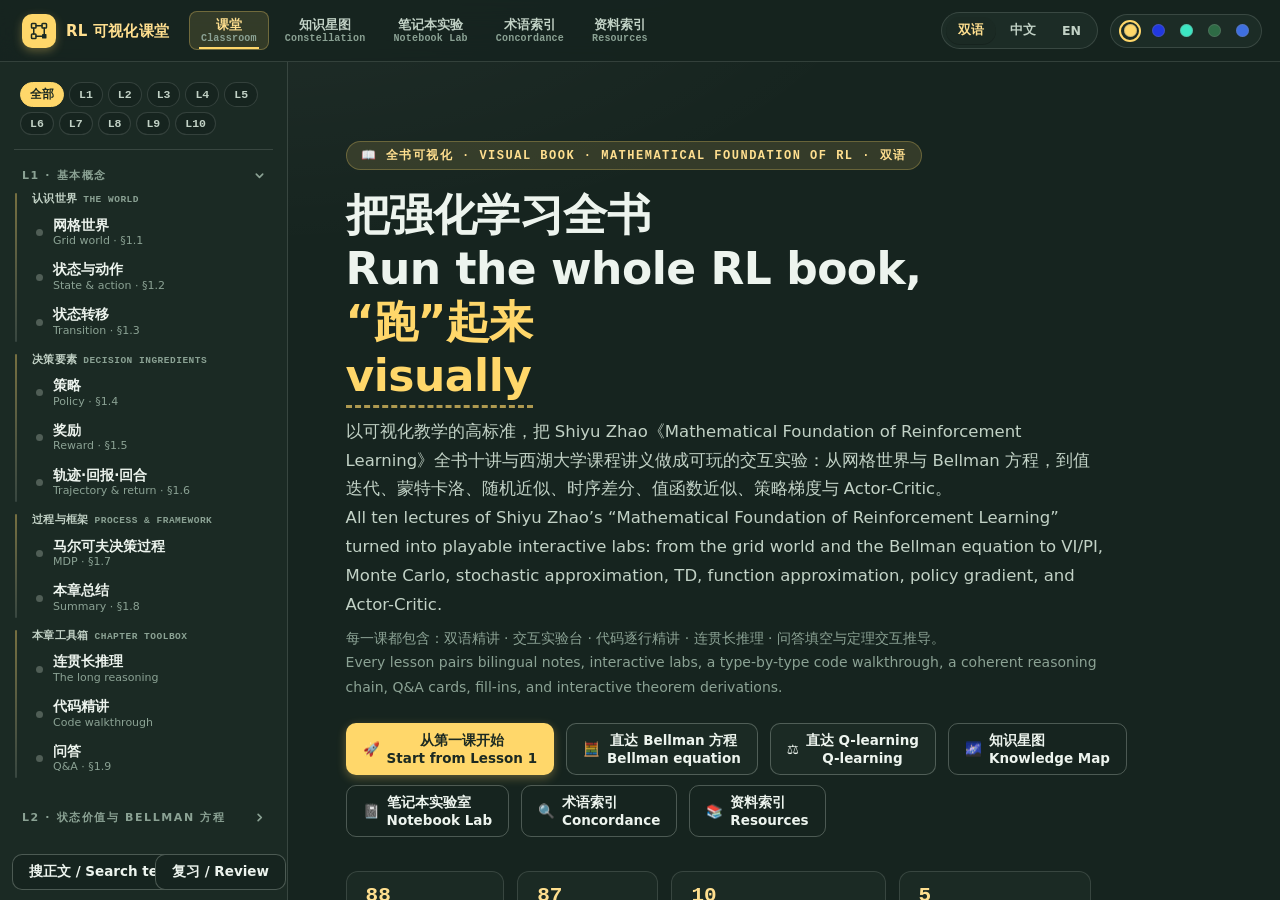
<file: index.html>
<!DOCTYPE html>
<html lang="zh-CN">
<head>
<meta charset="UTF-8">
<meta name="viewport" content="width=device-width, initial-scale=1.0">
<meta name="color-scheme" content="dark light">
<title>RL 可视化课堂 · 全书十讲 | RL Visual Classroom · Mathematical Foundation of RL</title>
<meta name="description" content="《强化学习的数学原理》全书十讲 · 双语交互式可视化教程：88 小节 · 87 个交互实验台 · 54 个 Vue 组件 · 12 条定理交互推导，每讲附官方视频分集索引与全书官方资料索引，从网格世界与 Bellman 方程到策略梯度与 Actor-Critic">
<link rel="canonical" href="https://rl.xn--ltr42g543b.cn/">
<meta property="og:title" content="RL 可视化课堂 · 全书十讲 | RL Visual Classroom · Mathematical Foundation of RL">
<meta property="og:description" content="《强化学习的数学原理》全书十讲 · 双语交互式可视化教程：88 小节 · 87 个交互实验台 · 54 个 Vue 组件 · 12 条定理交互推导，每讲附官方视频分集索引与全书官方资料索引，从网格世界与 Bellman 方程到策略梯度与 Actor-Critic">
<meta property="og:type" content="website">
<meta property="og:url" content="https://rl.xn--ltr42g543b.cn/">
<script type="application/ld+json">
{
  "@context": "https://schema.org",
  "@type": "Course",
  "name": "RL 可视化课堂 · Mathematical Foundation of RL（强化学习的数学原理 · 全书十讲可视化）",
  "description": "《强化学习的数学原理》(Mathematical Foundation of Reinforcement Learning) 全书十讲的双语交互式可视化课程：88 个小节、87 个交互实验台（含 12 条定理交互推导）、54 个 Vue 组件，每讲附官方视频分集索引与全书官方资料索引，从网格世界与 Bellman 方程到策略梯度与 Actor-Critic。",
  "inLanguage": "zh-CN",
  "provider": { "@type": "Organization", "name": "RL 可视化课堂 · RL Visual Classroom" },
  "hasPart": [
    { "@type": "Course", "name": "L1 基本概念 · Basic concepts" },
    { "@type": "Course", "name": "L2 状态价值与 Bellman 方程 · Bellman equation" },
    { "@type": "Course", "name": "L3 Bellman 最优方程 · Bellman optimality" },
    { "@type": "Course", "name": "L4 值迭代与策略迭代 · Value & policy iteration" },
    { "@type": "Course", "name": "L5 蒙特卡洛方法 · Monte Carlo methods" },
    { "@type": "Course", "name": "L6 随机近似 · Stochastic approximation" },
    { "@type": "Course", "name": "L7 时序差分方法 · Temporal-difference methods" },
    { "@type": "Course", "name": "L8 值函数近似 · Value function approximation" },
    { "@type": "Course", "name": "L9 策略梯度方法 · Policy gradient methods" },
    { "@type": "Course", "name": "L10 Actor-Critic 方法 · Actor-Critic methods" }
  ]
}
</script>
<script>
// 主题引导：在样式表生效前定好 data-theme，避免首帧闪烁
try { document.documentElement.dataset.theme = localStorage.getItem('rl-viz-theme') || 'chalk'; } catch (e) {}
// 静态资源版本戳：发版即改。/assets/ 在 nginx 配了长缓存强缓存，靠这个参数让
// 更新后的文件立刻穿透浏览器缓存（loader.js 动态注入也读它）
window.RLV_VERSION = '20261119h';
</script>
<link rel="stylesheet" href="assets/css/main.css?v=20261119h">
<link rel="icon" href="data:image/svg+xml,<svg xmlns='http://www.w3.org/2000/svg' viewBox='0 0 100 100'><text y='.9em' font-size='90'>🤖</text></svg>">
</head>
<body>
<div id="app" v-cloak></div>

<script>
// 诊断浮层：把运行时错误直接显示在页面上（便于无控制台环境排查）
window.__errs = [];
window.addEventListener('error', function (e) {
  window.__errs.push(e.message);
  var d = document.getElementById('err-badge');
  if (!d) {
    d = document.createElement('div');
    d.id = 'err-badge';
    d.style.cssText = 'position:fixed;left:8px;bottom:8px;z-index:999;max-width:70vw;background:#c0392b;color:#fff;font:12px/1.5 monospace;padding:6px 10px;border-radius:8px;white-space:pre-wrap;';
    (document.body || document.documentElement).appendChild(d);
  }
  d.textContent += '⚠ ' + e.message + '\n  ' + (e.filename || '').split('/').pop() + ':' + e.lineno + '\n';
});
</script>
<script src="assets/vendor/vue.global.prod.js?v=20261119h"></script>
<script src="assets/js/course-config.js?v=20261119h"></script>
<script src="assets/js/subpage-shell.js?v=20261119h"></script>
<script src="assets/js/data.js?v=20261119h"></script>
<script src="assets/js/components.js?v=20261119h"></script>
<script src="assets/js/root-template.js?v=20261119h"></script>
<script src="assets/js/nb-manifest.js?v=20261119h"></script>
<script src="assets/js/loader.js?v=20261119h"></script>
<script src="assets/js/reader-cards.js?v=20261119h"></script>
<script src="assets/js/review.js?v=20261119h"></script>
<script src="assets/js/reader.js?v=20261119h"></script>
<script src="assets/js/app.js?v=20261119h"></script>
<!-- data-lX.js 与 components-lX.js（L1..L10）已改为按讲懒加载：
     首次进入该讲时由 loader.js 以经典 script 注入（file:// 可用，无 fetch/XHR）。
     旧动画库 vendor 文件已不再加载：hero 编排改 CSS 动画 + rAF（assets/vendor 文件保留备回滚）。 -->
</body>
</html>
</file>
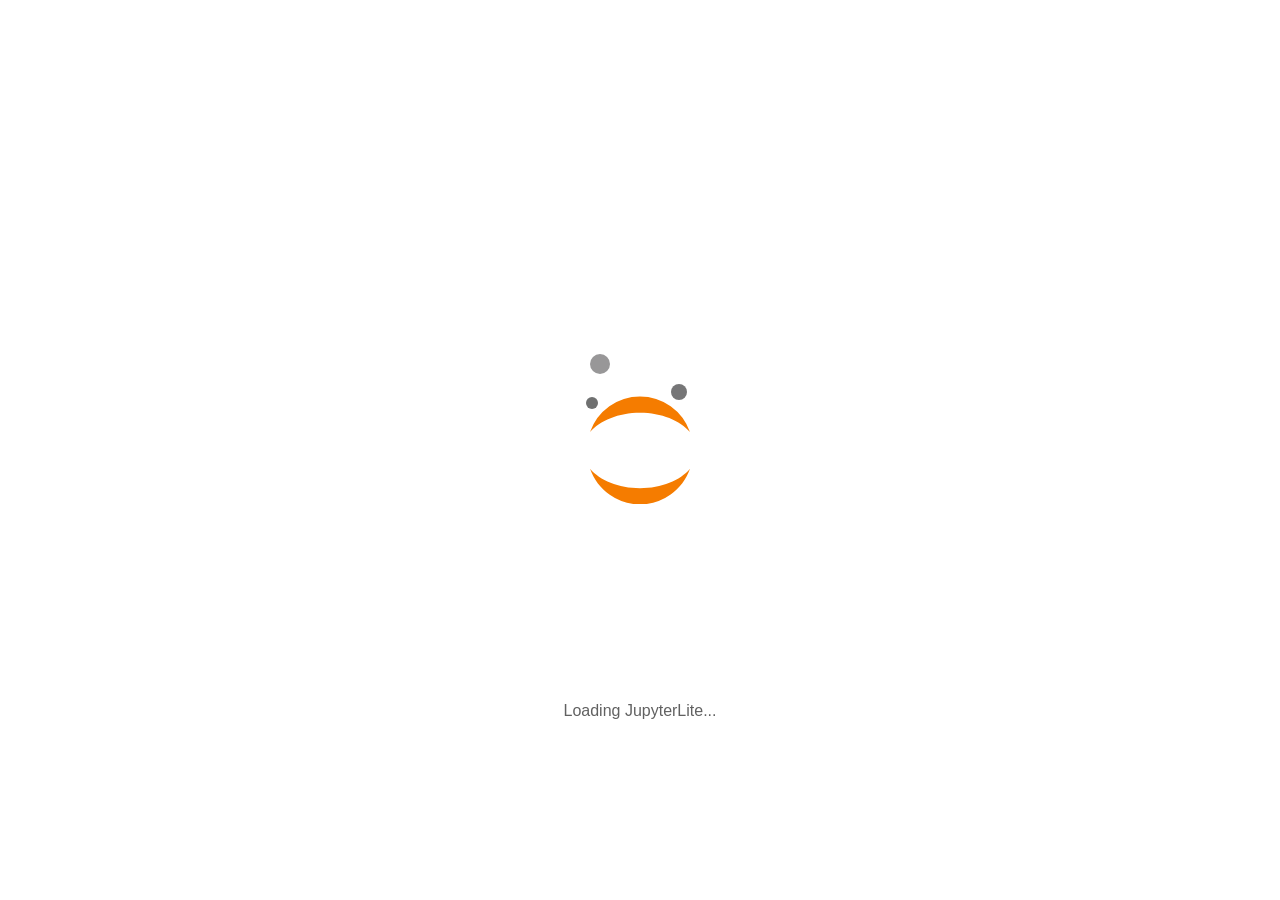
<file: lite/index.html>
<!DOCTYPE html>
<!--
  This is the root document for _your_ JupyterLite. Thanks for viewing your source!
     ___ __   __ _______ __   __ _______ _______ ______   ___     ___ _______ _______
    |   |  | |  |       |  | |  |       |       |    _ | |   |   |   |       |       |
    |   |  | |  |    _  |  |_|  |_     _|    ___|   | || |   |   |   |_     _|    ___|
    |   |  |_|  |   |_| |       | |   | |   |___|   |_||_|   |   |   | |   | |   |___
 ___|   |       |    ___|_     _| |   | |    ___|    __  |   |___|   | |   | |    ___|
|       |       |   |     |   |   |   | |   |___|   |  | |       |   | |   | |   |___
|_______|_______|___|     |___|   |___| |_______|___|  |_|_______|___| |___| |_______|

Code: https://github.com/jupyterlite/jupyterlite
Demo: https://jupyterlite.rtfd.io/en/latest/try

# FILES

Your JupyterLite is structured like this:

    index.html             <---- you are here
    {:app}/                <---- currently-known: `lab` (semi-required) and `notebook`
      index.html
      extensions/
        {:org}/{:package}/ <---|
        {:package}/        <---+- federated extensions
          schema/
          package.json
    # TBD
    files/                 <----- also need to populate `api/contents/`!
    static/                <----- might save duplication
      {:app}

-->
<html>
  <head>
    <!--
      # jupyter-config-data

      The JSON in `jupyter-lite.json` is the last that will be loaded by most
      child `index.html` pages, and every field can be overridden.

      See the recognized schema as described in the documentation:

      - https://jupyterlite.rtfd.io/en/latest/reference/schema.html

      Notes
        - fields that...
          - are relative paths values
            - will have the parent directory of _this_ file appended, accounting
              for "magic" hosts which redirect to `{:path}index.html` to `{:path}`,
              with or without a slash
        - some fields, such as `federated_extensions` will be _added together_
    -->
    <script id="jupyter-config-data" type="application/json" data-jupyter-lite-root=".">
      {}
    </script>
    <!--
      # jupyter-lite-root

      The source of truth for relative path locations. The `.` means _this_
      is the root, and will redirect to the `appUrl` defined in
      `.jupyter-lite/#jupyter-config-data`.
    -->
    <script type="module">
      await import('./config-utils.js');
    </script>
    <!-- that's it, there shouldn't be anything below here in head! -->
  </head>
</html>
</file>
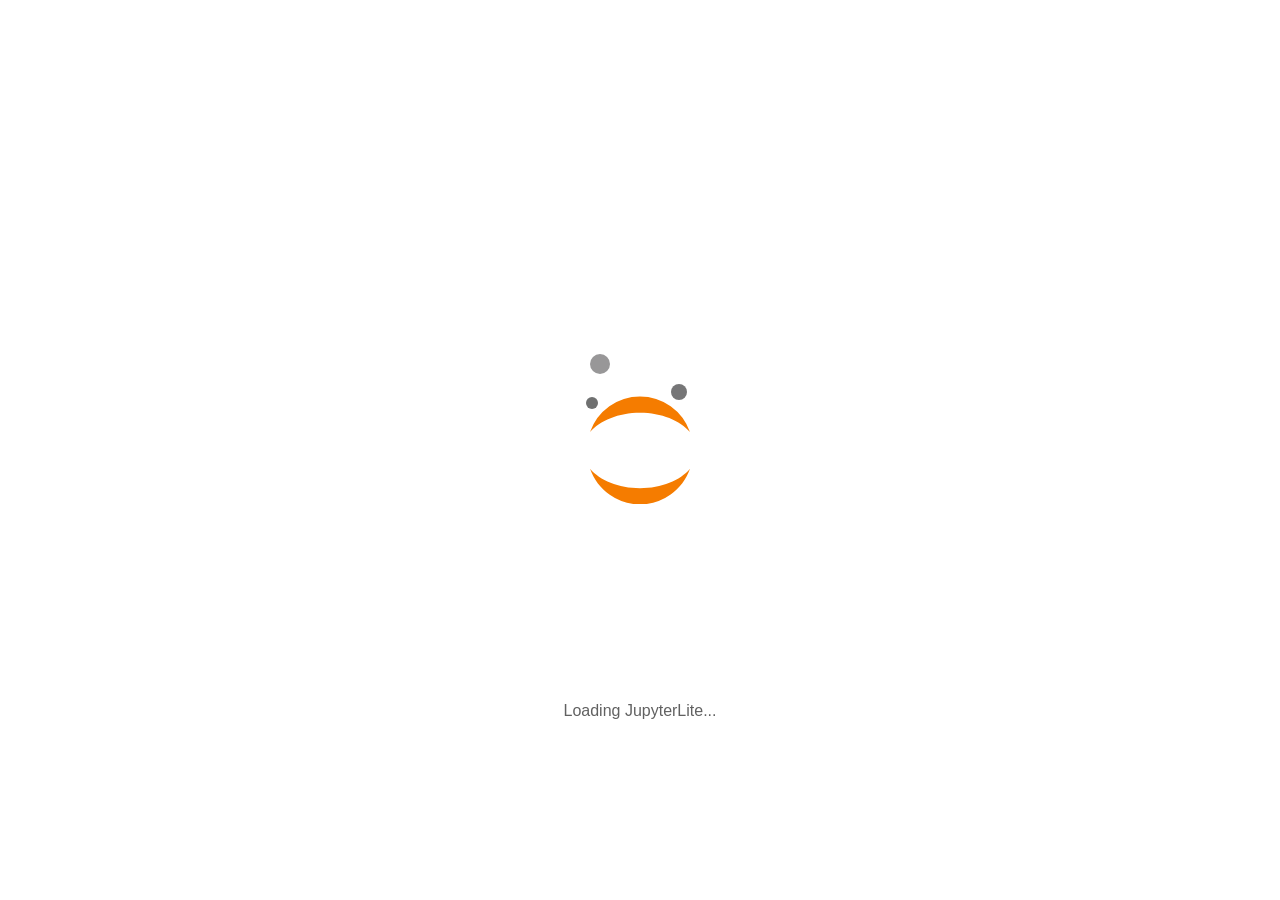
<file: lite/lab/index.html>
<!DOCTYPE html>
<html>
<head>
    <title>JupyterLite</title>
    <meta charset="utf-8">
    <meta name="viewport" content="width=device-width, initial-scale=1">
    <meta name="Description" content="WASM powered Jupyter running in the browser.">
    <link rel="manifest" href="../manifest.webmanifest">
    <link id="jupyter-lite-main" rel="preload" href="../build/lab/bundle.js?_=921b082" main="index" as="script">
    <script id="jupyter-config-data" type="application/json" data-jupyter-lite-root="..">
      {}
    </script>
    <script>
      (async function () {
        const { pathname, origin, search, hash } = window.location;
        if (pathname.match(/(index.html|\/?)$/) == null) {
          window.location.href = `${origin}${pathname}/${search}${hash}`;
          return;
        }
        await import(
          '../config-utils.js?_=921b082'
        );
      }.call(this));
    </script>
    <style>
      body {
        margin: 0;
        padding: 0;
        transition: background-color 0.3s ease;
      }

      body {
        background-color: #fff;
        color: #000;
      }

      body.jp-mod-dark {
        background-color: #111;
        color: #fff;
      }

      /*
       * Loading indicator that mirrors JupyterLab's splash screen visual
       * design for a clean transition. The SVG, orbit dimensions, planet
       * sizes, and planet colors below are adapted from:
       * https://github.com/jupyterlab/jupyterlab/blob/main/packages/apputils-extension/style/splash.css
       */

      #jupyterlite-loading-indicator {
        z-index: 1000;
        position: fixed;
        overflow: hidden;
        width: 100%;
        height: 100%;
        opacity: 0;
        transition: opacity 0.5s ease-out;
        display: none;
        background-color: white;
      }

      body.jp-mod-dark #jupyterlite-loading-indicator {
        background-color: #212121;
      }

      #jupyterlite-loading-indicator.hidden {
        animation: jupyterlite-fade-out 0.5s ease-out forwards;
        pointer-events: none;
      }

      #jupyterlite-loading-indicator:not(.hidden) {
        opacity: 1;
        display: block;
      }

      #jupyterlite-galaxy {
        position: relative;
        width: 100%;
        height: 100%;
      }

      #jupyterlite-main-logo {
        display: flex;
        align-items: center;
        justify-content: center;
        width: 100%;
        height: 100%;
        z-index: 1;
      }

      #jupyterlite-main-logo svg {
        width: 100px;
        height: auto;
      }

      .jupyterlite-moon {
        position: absolute;
        top: 50%;
        left: 50%;
        border-radius: 50%;
      }

      #jupyterlite-moon1 {
        width: 200px;
        height: 140px;
        margin-top: -53px;
        margin-left: -54px;
        animation: jupyterlite-orbit 2s linear infinite;
      }

      #jupyterlite-moon2 {
        width: 132px;
        height: 180px;
        margin-top: -66px;
        margin-left: -85px;
        animation: jupyterlite-orbit 2.5s linear infinite reverse;
      }

      #jupyterlite-moon3 {
        width: 220px;
        height: 166px;
        margin-top: -96px;
        margin-left: -50px;
        animation: jupyterlite-orbit 3s linear infinite;
      }

      .jupyterlite-planet {
        border-radius: 50%;
      }

      #jupyterlite-moon1 .jupyterlite-planet {
        width: 12px;
        height: 12px;
      }

      #jupyterlite-moon2 .jupyterlite-planet {
        width: 16px;
        height: 16px;
        float: right;
      }

      #jupyterlite-moon3 .jupyterlite-planet {
        width: 20px;
        height: 20px;
      }

      /* Light theme planet colors */
      #jupyterlite-moon1 .jupyterlite-planet {
        background-color: #6f7070;
      }

      #jupyterlite-moon2 .jupyterlite-planet {
        background-color: #767677;
      }

      #jupyterlite-moon3 .jupyterlite-planet {
        background-color: #989798;
      }

      /* Dark theme planet colors */
      body.jp-mod-dark #jupyterlite-moon1 .jupyterlite-planet,
      body.jp-mod-dark #jupyterlite-moon2 .jupyterlite-planet,
      body.jp-mod-dark #jupyterlite-moon3 .jupyterlite-planet {
        background-color: white;
      }

      @keyframes jupyterlite-orbit {
        0%   { transform: rotateZ(0deg); }
        100% { transform: rotateZ(-720deg); }
      }

      @keyframes jupyterlite-fade-out {
        0%   { opacity: 1; }
        100% { opacity: 0; }
      }

      .jupyterlite-loading-indicator-text {
        position: absolute;
        bottom: 20%;
        left: 50%;
        transform: translateX(-50%);
        font-family: -apple-system, BlinkMacSystemFont, 'Segoe UI', Helvetica, Arial, sans-serif;
        font-size: 16px;
        color: #616161;
      }

      body.jp-mod-dark .jupyterlite-loading-indicator-text {
        color: #bdbdbd;
      }
    </style>
  </head>
  <body class="jp-ThemedContainer" data-notebook="lab">
    <div id="jupyterlite-loading-indicator" class="hidden">
      <div id="jupyterlite-galaxy">
        <div id="jupyterlite-main-logo">
          <!-- Jupyter planet logo from @jupyterlab/ui-components jupyter-favicon.svg -->
          <svg xmlns="http://www.w3.org/2000/svg" width="152" height="165" viewBox="0 0 152 165">
            <path fill="#F37726" class="jp-jupyter-icon-color" d="M76.021 140.163c-32.64 0-61.145-11.927-75.942-29.58 5.51 15.84 15.781 29.567 29.39 39.278a80.17 80.17 0 0 0 46.57 14.929 80.17 80.17 0 0 0 46.57-14.929c13.61-9.711 23.88-23.437 29.391-39.278-14.833 17.653-43.338 29.58-75.979 29.58m-.005-114.832c32.64 0 61.146 11.927 75.943 29.58a80.9 80.9 0 0 0-29.391-39.278A80.16 80.16 0 0 0 75.998.705a80.16 80.16 0 0 0-46.57 14.928A80.9 80.9 0 0 0 .038 54.912c14.832-17.617 43.338-29.58 75.978-29.58" />
          </svg>
        </div>
        <div id="jupyterlite-moon1" class="jupyterlite-moon">
          <div class="jupyterlite-planet"></div>
        </div>
        <div id="jupyterlite-moon2" class="jupyterlite-moon">
          <div class="jupyterlite-planet"></div>
        </div>
        <div id="jupyterlite-moon3" class="jupyterlite-moon">
          <div class="jupyterlite-planet"></div>
        </div>
      </div>
      <div class="jupyterlite-loading-indicator-text">Loading JupyterLite...</div>
    </div>
    <noscript>
      <div style="text-align: center; padding: 20px;">
          JupyterLite requires JavaScript to be enabled in your browser.
      </div>
    </noscript>
  

</body></html>
</file>
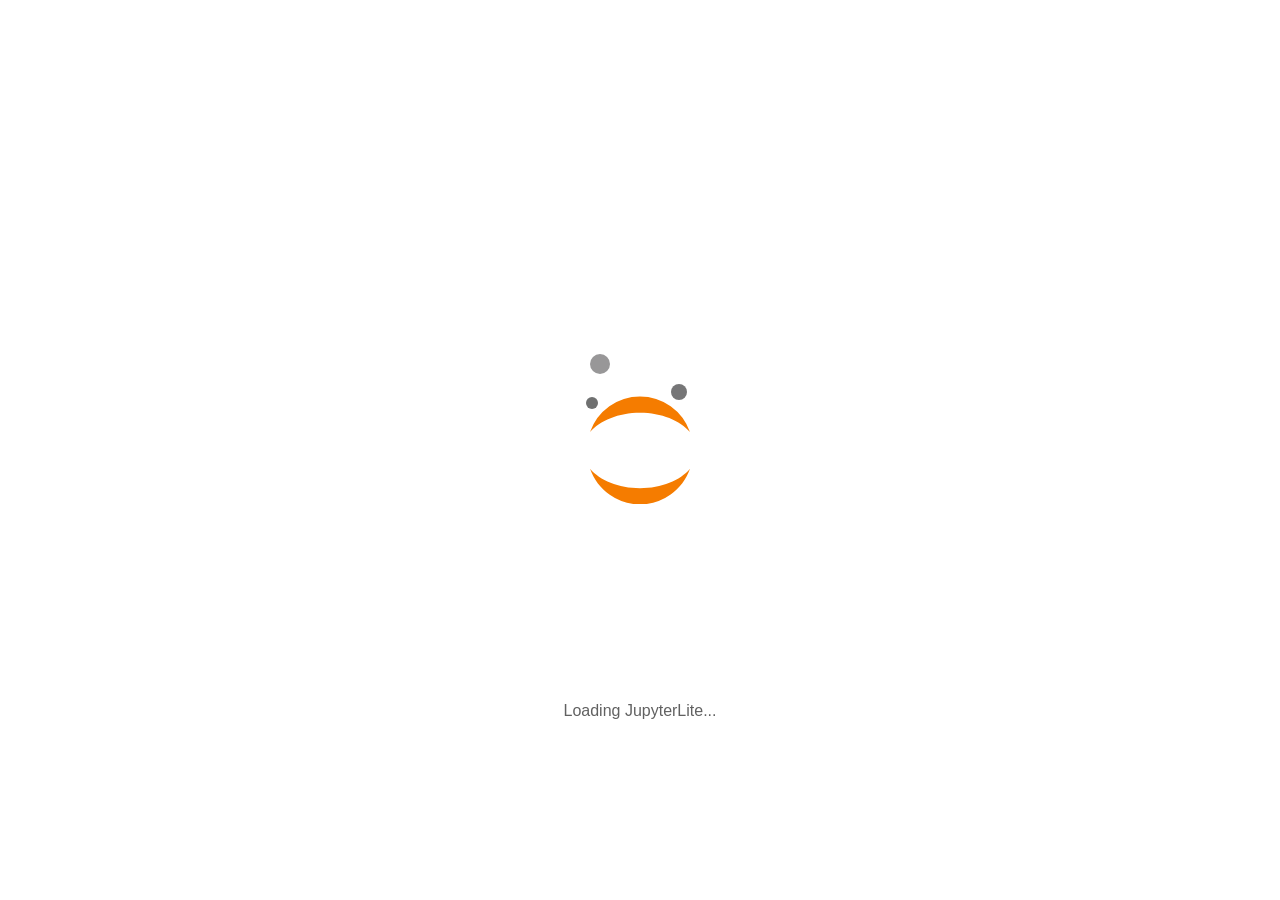
<file: lite/lab/tree/index.html>
<!DOCTYPE html>
<html>
  <head>
    <script>
      // redirect to /lab by default
      (function () {
        window.location.href = window.location.href.replace(
          /(\/tree\/(index\.html)?)/,
          '/index.html'
        );
      }.call(this));
    </script>
  </head>
</html>
</file>
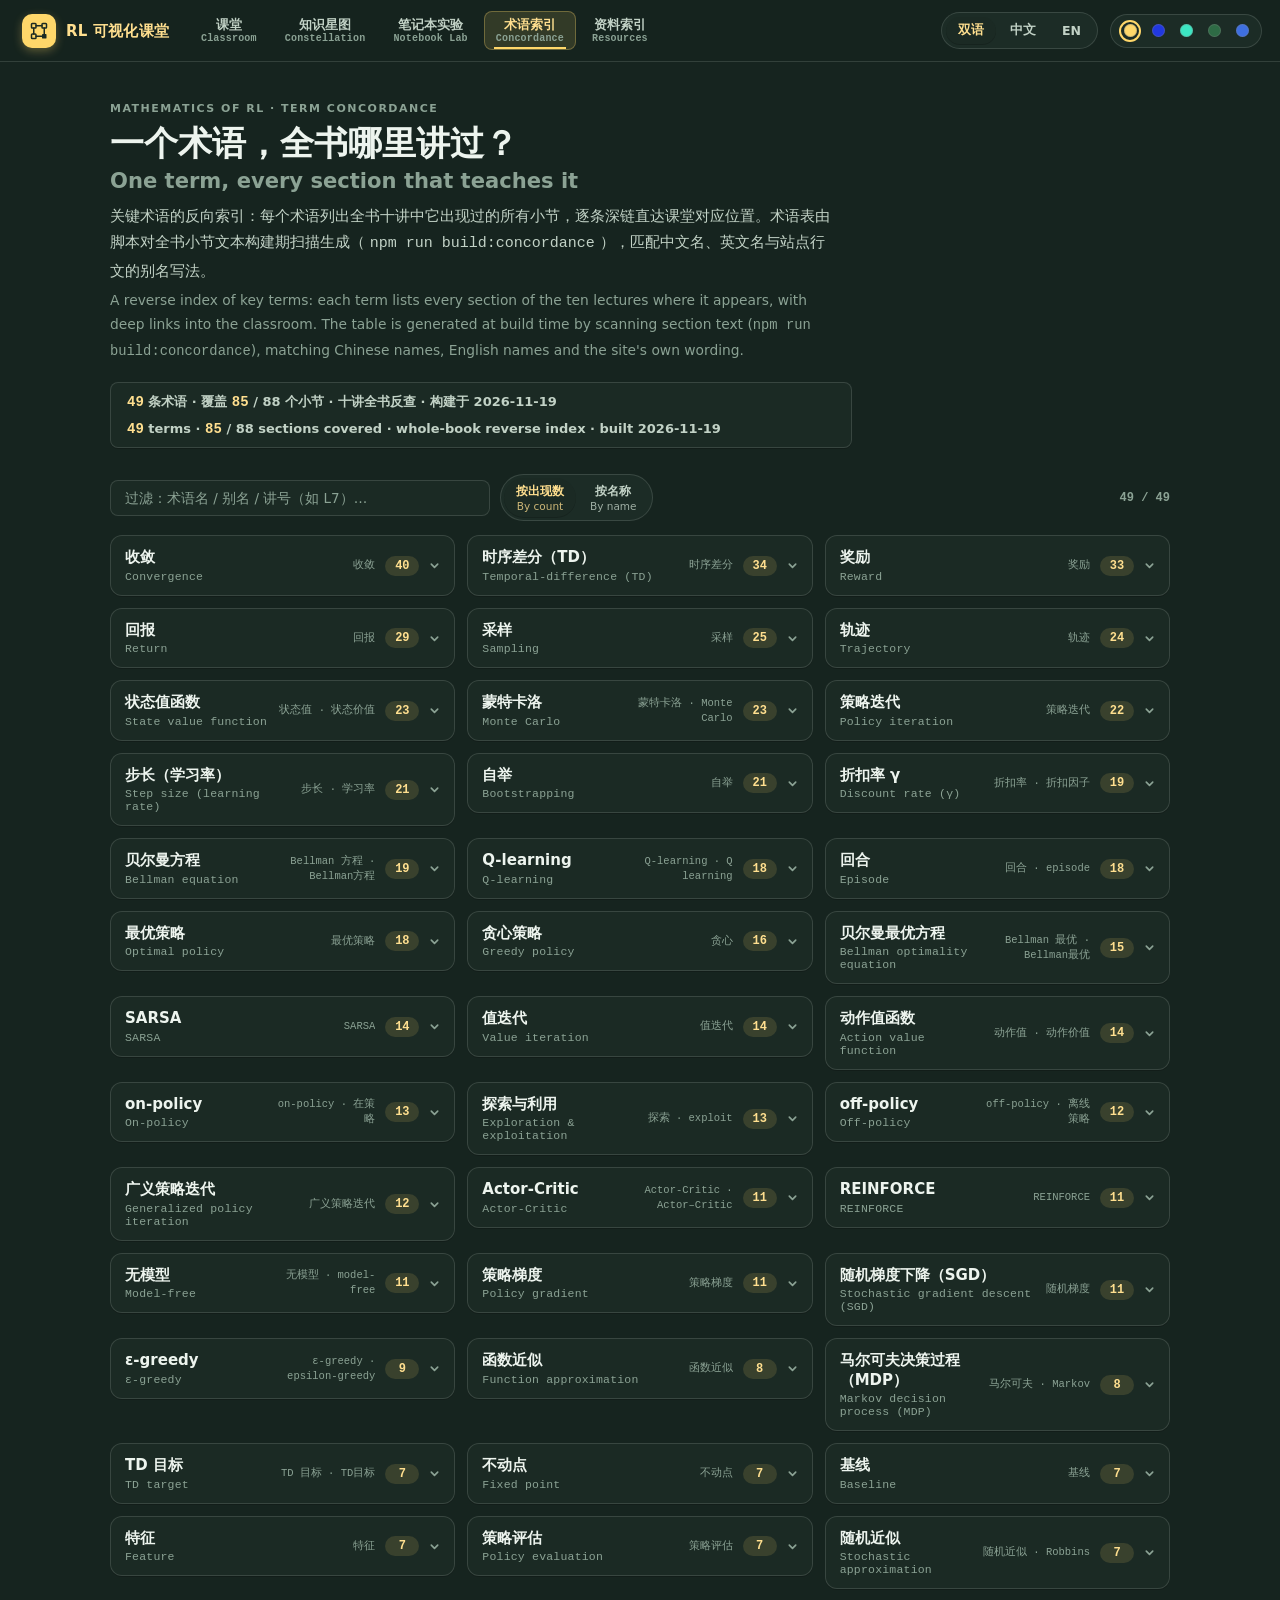
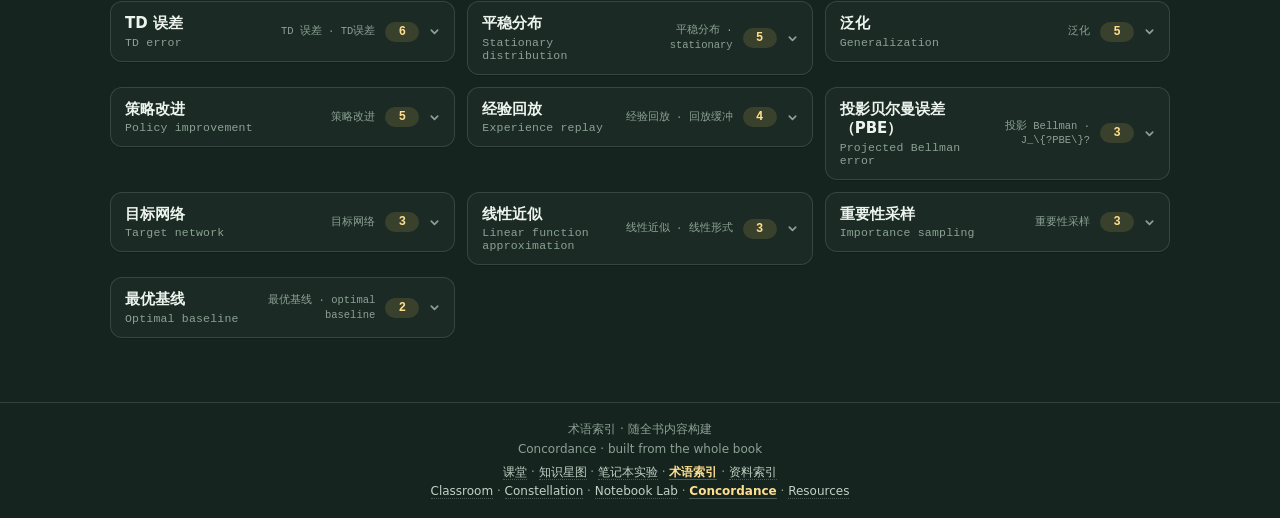
<file: concordance.html>
<!DOCTYPE html>
<html lang="zh-CN">
<head>
<meta charset="UTF-8">
<meta name="viewport" content="width=device-width, initial-scale=1.0">
<meta name="color-scheme" content="dark light">
<title>术语索引 · Concordance — RL 可视化课堂</title>
<meta name="description" content="全书关键术语反向索引：中英双语术语 → 十讲全书出现位置。点击术语展开出现小节列表，逐条深链进课堂对应小节；支持按术语名或讲号过滤。">
<script>
// 主题防闪烁：在样式表生效前定好 data-theme（与 index.html / resources.html 同款机制）
try { document.documentElement.dataset.theme = localStorage.getItem('rl-viz-theme') || 'chalk'; } catch (e) {}
// 静态资源版本戳：与站点一致，靠它穿透浏览器长缓存
window.RLV_VERSION = '20261119h';
</script>
<link rel="stylesheet" href="assets/css/main.css?v=20261119h">
<link rel="stylesheet" href="assets/css/subpage.css?v=20261119h">
<link rel="icon" href="data:image/svg+xml,<svg xmlns='http://www.w3.org/2000/svg' viewBox='0 0 100 100'><text y='.9em' font-size='90'>🔍</text></svg>">
<style>
/* ═══════════════════════════════════════════════════════════════
   术语索引（concordance）· 独立静态页（顶栏走 subpage.css）
   ═══════════════════════════════════════════════════════════════ */

body {
  margin: 0;
  min-height: 100vh;
  display: flex;
  flex-direction: column;
  font-family: var(--font);
  color: var(--ink);
  background: var(--bg);
}

/* ── 主体 ── */
.cc-main { flex: 1; width: 100%; max-width: 1100px; margin: 0 auto; padding: 40px 20px 64px; }

.cc-hero { margin-bottom: 26px; }
.cc-kicker {
  margin: 0;
  font: 700 11px var(--font);
  color: var(--ink-3);
  letter-spacing: 1.5px;
  text-transform: uppercase;
}
.cc-title {
  margin: 8px 0 10px;
  font: 700 clamp(24px, 4vw, 34px) / 1.2 var(--display);
  color: var(--ink);
}
.cc-lead { margin: 0 0 18px; max-width: 76ch; font: 400 15px / 1.75 var(--font); color: var(--ink-2); }

.cc-stats {
  display: flex;
  align-items: center;
  gap: 6px 18px;
  flex-wrap: wrap;
  padding: 10px 16px;
  max-width: 82ch;
  background: var(--surface);
  border: 1px solid var(--line);
  border-radius: var(--radius-sm);
  box-shadow: var(--shadow-1);
  font: 600 13px var(--font);
  color: var(--ink-2);
}
.cc-stats b { color: var(--accent-deep); font: 700 14px var(--mono); }

/* ── 工具行：过滤 + 排序 + 可见计数 ── */
.cc-toolbar {
  display: flex;
  align-items: center;
  gap: 10px;
  flex-wrap: wrap;
  margin: 26px 0 14px;
}
.cc-search {
  flex: 1;
  min-width: 200px;
  max-width: 380px;
  padding: 9px 14px;
  font: 500 13.5px var(--font);
  color: var(--ink);
  background: var(--surface);
  border: 1px solid var(--line);
  border-radius: var(--radius-sm);
  outline: none;
  transition: border-color var(--t-fast) var(--ease), box-shadow var(--t-fast) var(--ease);
}
.cc-search::placeholder { color: var(--ink-3); }
.cc-search:focus { border-color: var(--accent); box-shadow: var(--shadow-1); }
.cc-sort {
  display: flex;
  gap: 2px;
  padding: 3px;
  background: var(--bg-soft);
  border: 1px solid var(--line);
  border-radius: 99px;
}
.cc-sort-btn {
  border: 0;
  background: transparent;
  cursor: pointer;
  font: 600 12px var(--font);
  color: var(--ink-2);
  padding: 5px 12px;
  border-radius: 99px;
  transition: all var(--t-fast) var(--ease);
}
.cc-sort-btn:hover { color: var(--ink); }
.cc-sort-btn.is-active { background: var(--surface); color: var(--accent-deep); box-shadow: var(--shadow-1); }
.cc-count { margin-left: auto; font: 600 12px var(--mono); color: var(--ink-3); white-space: nowrap; }

/* ── 术语网格 ── */
.cc-grid {
  display: grid;
  grid-template-columns: repeat(auto-fill, minmax(330px, 1fr));
  gap: 12px;
  align-items: start;
}
.cc-term {
  background: var(--surface);
  border: 1px solid var(--line);
  border-radius: var(--radius);
  box-shadow: var(--shadow-1);
  overflow: hidden;
  transition: box-shadow var(--t-fast) var(--ease), border-color var(--t-fast) var(--ease);
}
.cc-term:hover { box-shadow: var(--shadow-2); border-color: var(--line-strong); }
.cc-term-head {
  display: flex;
  align-items: center;
  gap: 10px;
  width: 100%;
  padding: 12px 14px;
  border: 0;
  background: transparent;
  cursor: pointer;
  text-align: left;
  font-family: var(--font);
  color: var(--ink);
}
.cc-term-name { min-width: 0; flex: 1; display: flex; flex-direction: column; gap: 2px; }
.cc-term-name .zh { font: 700 15px / 1.3 var(--display); color: var(--ink); overflow-wrap: anywhere; }
.cc-term-name .en { font: 500 11.5px var(--mono); color: var(--ink-3); letter-spacing: .2px; overflow-wrap: anywhere; }
.cc-term-alias {
  flex: none;
  max-width: 34%;
  font: 500 10.5px / 1.4 var(--mono);
  color: var(--ink-3);
  text-align: right;
  overflow: hidden;
  text-overflow: ellipsis;
  display: -webkit-box;
  -webkit-line-clamp: 2;
  -webkit-box-orient: vertical;
}
.cc-term-count {
  flex: none;
  min-width: 34px;
  padding: 3px 8px;
  border-radius: 99px;
  background: var(--accent-soft);
  color: var(--accent-deep);
  font: 700 12px var(--mono);
  text-align: center;
}
.cc-chevron { flex: none; color: var(--ink-3); transition: transform var(--t-fast) var(--ease); }
.cc-term.open .cc-chevron { transform: rotate(180deg); }
.cc-term-body {
  border-top: 1px solid var(--line);
  padding: 8px 10px 10px;
  display: flex;
  flex-direction: column;
  gap: 2px;
  max-height: 320px;
  overflow-y: auto;
}
.cc-hit {
  display: flex;
  align-items: baseline;
  gap: 9px;
  padding: 6px 8px;
  border-radius: var(--radius-sm);
  text-decoration: none;
  transition: background var(--t-fast) var(--ease);
}
.cc-hit:hover { background: var(--bg-soft); }
.cc-hit-no {
  flex: none;
  font: 700 11px var(--mono);
  color: var(--accent-deep);
  white-space: nowrap;
}
.cc-hit-title { font: 400 12.5px / 1.55 var(--font); color: var(--ink-2); overflow-wrap: anywhere; }
.cc-hit:hover .cc-hit-title { color: var(--ink); }
.cc-empty {
  padding: 34px 16px;
  text-align: center;
  font: 400 13.5px var(--font);
  color: var(--ink-3);
  border: 1px dashed var(--line-strong);
  border-radius: var(--radius);
}

/* ── 页脚 ── */
.cc-foot {
  flex: none;
  padding: 18px 20px 26px;
  text-align: center;
  font: 400 12px var(--font);
  color: var(--ink-3);
  border-top: 1px solid var(--line);
}
.cc-foot a { color: var(--ink-2); text-decoration: none; border-bottom: 1px dotted var(--line-strong); }
.cc-foot a:hover { color: var(--accent-deep); }

@media (max-width: 720px) {
  .cc-main { padding: 26px 14px 48px; }
  .cc-term-alias { display: none; }
}
</style>
</head>

<body data-lang="both">

<header id="sp-topbar"></header>

<main class="cc-main">

  <section class="cc-hero">
    <p class="cc-kicker">Mathematics of RL · Term Concordance</p>
    <h1 class="cc-title"><span class="zh">一个术语，全书哪里讲过？</span><span class="en">One term, every section that teaches it</span></h1>
    <p class="cc-lead">
      <span class="zh">关键术语的反向索引：每个术语列出全书十讲中它出现过的所有小节，逐条深链直达课堂对应位置。术语表由脚本对全书小节文本构建期扫描生成（ <code>npm run build:concordance</code> ），匹配中文名、英文名与站点行文的别名写法。</span>
      <span class="en">A reverse index of key terms: each term lists every section of the ten lectures where it appears, with deep links into the classroom. The table is generated at build time by scanning section text (<code>npm run build:concordance</code>), matching Chinese names, English names and the site's own wording.</span>
    </p>
    <div id="cc-stats" class="cc-stats" aria-live="polite"></div>
  </section>

  <div class="cc-toolbar">
    <input id="cc-filter" class="cc-search" type="search" autocomplete="off" spellcheck="false"
           placeholder="过滤：术语名 / 别名 / 讲号（如 L7）… "
           aria-label="过滤术语 / Filter terms">
    <div class="cc-sort" role="group" aria-label="排序 / Sort">
      <button type="button" class="cc-sort-btn is-active" data-sort="hot"><span class="zh">按出现数</span><span class="en">By count</span></button>
      <button type="button" class="cc-sort-btn" data-sort="name"><span class="zh">按名称</span><span class="en">By name</span></button>
    </div>
    <span id="cc-count" class="cc-count"></span>
  </div>

  <div id="cc-grid" class="cc-grid"></div>
  <div id="cc-empty" class="cc-empty" hidden><span class="zh">没有匹配的术语——试试别的关键词或讲号。</span><span class="en">No matching term — try another keyword or lecture number.</span></div>

</main>

<footer class="cc-foot">
  <span class="zh">术语索引 · 随全书内容构建</span>
  <span class="en">Concordance · built from the whole book</span>
  <div id="cc-foot-nav" class="sp-foot-nav">
    <span class="zh"><a href="index.html">课堂</a> · <a href="graph3d.html">知识星图</a> · <a href="lite.html">笔记本实验</a> · <a href="concordance.html" aria-current="page">术语索引</a> · <a href="resources.html">资料索引</a></span>
    <span class="en"><a href="index.html">Classroom</a> · <a href="graph3d.html">Constellation</a> · <a href="lite.html">Notebook Lab</a> · <a href="concordance.html" aria-current="page">Concordance</a> · <a href="resources.html">Resources</a></span>
  </div>
</footer>

<script src="assets/js/course-config.js?v=20261119h"></script>
<script src="assets/js/subpage-shell.js?v=20261119h"></script>
<script src="assets/js/concordance-data.js?v=20261119h"></script>
<script>
(function () {
  'use strict';

  /* ── 渲染术语网格 ── */
  var DATA = window.CONCORDANCE || null;
  var grid = document.getElementById('cc-grid');
  var emptyBox = document.getElementById('cc-empty');
  var countBox = document.getElementById('cc-count');
  var filterBox = document.getElementById('cc-filter');
  var sortMode = 'hot';

  function esc(s) {
    return String(s).replace(/&/g, '&amp;').replace(/</g, '&lt;').replace(/>/g, '&gt;')
      .replace(/"/g, '&quot;').replace(/'/g, '&#39;');
  }

  function hitHtml(s, primary) {
    return '<a class="cc-hit" href="index.html#sec-' + esc(s.id) + '" target="_blank" rel="noopener">'
      + '<span class="cc-hit-no">L' + s.no + ' · §' + s.sec + '</span>'
      + '<span class="cc-hit-title">' + (primary ? '定义 / Definition · ' : '') + esc(s.titleZh) + '</span>'
      + '</a>';
  }

  function cardHtml(t) {
    var primary = ({ "bellman equation": "l2-bellman", "bellman optimality equation": "l3-boe" })[t.en.toLowerCase()];
    var hits = t.sections.slice().sort((a, b) => Number(b.id === primary) - Number(a.id === primary));
    var lecs = [];
    t.sections.forEach(function (s) { if (lecs.indexOf(s.no) < 0) lecs.push(s.no); });
    var alias = t.alias.filter(function (a) { return a && a.indexOf('\\b') < 0; }).slice(0, 2).join(' · ');
    var search = (t.zh + ' ' + t.en + ' ' + t.alias.join(' ')).toLowerCase();
    return '<article class="cc-term" data-zh="' + esc(t.zh) + '" data-lecs="' + lecs.join(' ') + '"'
      + ' data-search="' + esc(search) + '">'
      + '<button type="button" class="cc-term-head" aria-expanded="false"'
      + ' aria-label="' + esc(t.zh) + ' / ' + esc(t.en) + '，' + t.count + ' 个小节，点击展开">'
      + '<span class="cc-term-name"><span class="zh">' + esc(t.zh) + '</span><span class="en">' + esc(t.en) + '</span></span>'
      + (alias ? '<span class="cc-term-alias">' + esc(alias) + '</span>' : '')
      + '<span class="cc-term-count">' + t.count + '</span>'
      + '<svg class="cc-chevron" viewBox="0 0 12 12" width="11" height="11" fill="none" stroke="currentColor" stroke-width="1.8" stroke-linecap="round" stroke-linejoin="round" aria-hidden="true"><path d="M2.5 4.5 6 8l3.5-3.5"/></svg>'
      + '</button>'
      + '<div class="cc-term-body" hidden>' + hits.map(s => hitHtml(s, s.id === primary)).join('') + '</div>'
      + '</article>';
  }

  /* 过滤：术语名 / 别名子串，或讲号（7 / l7 → 该讲出现过的术语） */
  function termMatches(card, q) {
    if (!q) return true;
    var lec = /^l?(\d{1,2})$/.exec(q);
    if (lec) return (' ' + card.dataset.lecs + ' ').indexOf(' ' + lec[1] + ' ') >= 0;
    return card.dataset.search.indexOf(q) >= 0;
  }

  function applyView() {
    if (!DATA) return;
    var q = (filterBox.value || '').trim().toLowerCase();
    var cards = Array.prototype.slice.call(grid.querySelectorAll('.cc-term'));
    cards.sort(function (a, b) {
      if (sortMode === 'name') return a.dataset.zh.localeCompare(b.dataset.zh, 'zh-Hans-CN');
      return parseInt(b.querySelector('.cc-term-count').textContent, 10)
        - parseInt(a.querySelector('.cc-term-count').textContent, 10);
    });
    var visible = 0;
    cards.forEach(function (card) {
      var on = termMatches(card, q);
      card.hidden = !on;
      if (on) visible++;
      grid.appendChild(card);   // 按 sortMode 重排（appendChild 移动节点）
    });
    emptyBox.hidden = visible !== 0;
    countBox.textContent = visible + ' / ' + cards.length;
  }

  function renderStats() {
    var box = document.getElementById('cc-stats');
    if (!DATA) {
      box.textContent = 'CONCORDANCE data missing — run: npm run build:concordance';
      return;
    }
    var zh = '<span class="zh"><b>' + DATA.terms.length + '</b> 条术语 · 覆盖 <b>' + DATA.sectionsCovered
      + '</b> / ' + DATA.sectionsTotal + ' 个小节 · 十讲全书反查 · 构建于 ' + DATA.generatedAt + '</span>';
    var en = '<span class="en"><b>' + DATA.terms.length + '</b> terms · <b>' + DATA.sectionsCovered
      + '</b> / ' + DATA.sectionsTotal + ' sections covered · whole-book reverse index · built ' + DATA.generatedAt + '</span>';
    box.innerHTML = zh + en;
  }

  function init() {
    if (window.SubpageShell) {
      window.SubpageShell.mountTopbar({
        el: '#sp-topbar',
        activeId: 'concordance',
        zh: '术语索引 · 全书反查',
        en: 'Concordance',
      });
      if (window.SubpageShell.renderFooterLinks) {
        window.SubpageShell.renderFooterLinks('#cc-foot-nav', 'concordance');
      }
      window.SubpageShell.initControls();
    }

    document.querySelectorAll('.cc-sort-btn').forEach(function (b) {
      b.addEventListener('click', function () {
        sortMode = b.dataset.sort === 'name' ? 'name' : 'hot';
        document.querySelectorAll('.cc-sort-btn').forEach(function (x) {
          x.classList.toggle('is-active', x === b);
        });
        applyView();
      });
    });
    filterBox.addEventListener('input', applyView);

    // 展开 / 收起（事件委托：新标签打开深链不受影响）
    grid.addEventListener('click', function (ev) {
      var head = ev.target.closest ? ev.target.closest('.cc-term-head') : null;
      if (!head || !grid.contains(head)) return;
      var card = head.parentElement;
      var body = card.querySelector('.cc-term-body');
      var open = card.classList.toggle('open');
      body.hidden = !open;
      head.setAttribute('aria-expanded', open ? 'true' : 'false');
    });

    renderStats();
    if (DATA) {
      grid.innerHTML = DATA.terms.map(cardHtml).join('');
      applyView();
    } else {
      emptyBox.hidden = false;
    }
  }

  if (document.readyState === 'loading') {
    document.addEventListener('DOMContentLoaded', init);
  } else {
    init();
  }
})();
</script>
</body>
</html>
</file>
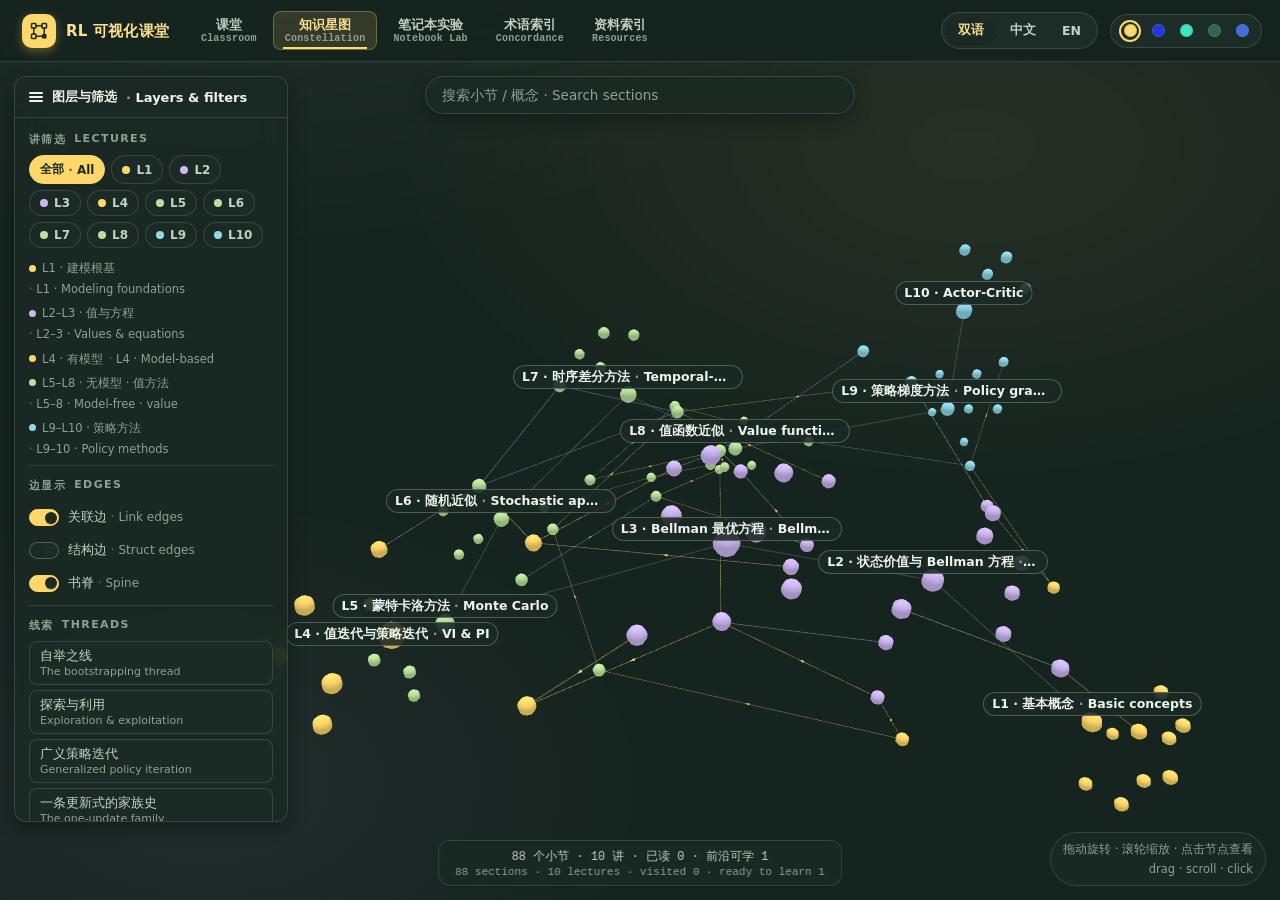
<file: graph3d.html>
<!DOCTYPE html>
<html lang="zh-CN">
<head>
<meta charset="UTF-8">
<meta name="viewport" content="width=device-width, initial-scale=1.0">
<meta name="color-scheme" content="dark light">
<title>知识星图 · Knowledge Constellation — RL 可视化课堂</title>
<meta name="description" content="《强化学习的数学原理》全书 88 小节 + 10 讲枢纽构成的 3D 知识星图：跨讲关联、前置关系与已读进度共同铺开的知识空间，找到下一步能学什么。">
<script>
// 主题防闪烁：在样式表生效前定好 data-theme（与 index.html 同款机制）
try { document.documentElement.dataset.theme = localStorage.getItem('rl-viz-theme') || 'chalk'; } catch (e) {}
// 静态资源版本戳：与站点一致，靠它穿透浏览器长缓存
window.RLV_VERSION = '20261119h';
</script>
<link rel="stylesheet" href="assets/css/main.css?v=20261119h">
<link rel="stylesheet" href="assets/css/subpage.css?v=20261119h">
<link rel="stylesheet" href="assets/css/graph3d.css?v=20261119h">
<link rel="icon" href="data:image/svg+xml,<svg xmlns='http://www.w3.org/2000/svg' viewBox='0 0 100 100'><text y='.9em' font-size='90'>🤖</text></svg>">
</head>
<body data-lang="both">

<header id="sp-topbar" class="sp-topbar g3d-topbar-sp"></header>

<main class="g3d-main">
  <h1 class="sr-only">知识星图 · Knowledge Constellation</h1>
  <!-- 3D 渲染器挂载点（graph3d-render.js 的 create(canvasEl, labelsEl) 消费这两个容器） -->
  <div id="g3d-canvas"></div>
  <div id="g3d-labels" aria-hidden="true"></div>

  <!-- 左侧控制面板（可折叠；移动端为顶部抽屉） -->
  <aside id="g3d-controls">
    <button type="button" id="g3d-controls-toggle" aria-expanded="true" aria-controls="g3d-controls-body">
      <span class="g3d-toggle-mark" aria-hidden="true"></span>
      <span class="zh">图层与筛选</span><span class="en">Layers &amp; filters</span>
    </button>
    <div id="g3d-controls-body" class="g3d-controls-body">
      <section class="g3d-panel-sec">
        <h2 class="g3d-sec-title"><span class="zh">讲筛选</span><span class="en">Lectures</span></h2>
        <div class="g3d-chips" id="g3d-lecture-chips"></div>
        <div class="g3d-legend">
          <div class="g3d-legend-item"><i class="g3d-dot lg-a"></i><span class="zh">L1 · 建模根基</span><span class="en">L1 · Modeling foundations</span></div>
          <div class="g3d-legend-item"><i class="g3d-dot lg-v"></i><span class="zh">L2–L3 · 值与方程</span><span class="en">L2–3 · Values &amp; equations</span></div>
          <div class="g3d-legend-item"><i class="g3d-dot lg-g"></i><span class="zh">L4 · 有模型</span><span class="en">L4 · Model-based</span></div>
          <div class="g3d-legend-item"><i class="g3d-dot lg-gr"></i><span class="zh">L5–L8 · 无模型 · 值方法</span><span class="en">L5–8 · Model-free · value</span></div>
          <div class="g3d-legend-item"><i class="g3d-dot lg-c"></i><span class="zh">L9–L10 · 策略方法</span><span class="en">L9–10 · Policy methods</span></div>
        </div>
      </section>
      <section class="g3d-panel-sec">
        <h2 class="g3d-sec-title"><span class="zh">边显示</span><span class="en">Edges</span></h2>
        <label class="g3d-switch"><input type="checkbox" id="g3d-edge-link" checked><span class="g3d-switch-ui"></span><span class="g3d-switch-label"><span class="zh">关联边</span><span class="en">Link edges</span></span></label>
        <label class="g3d-switch"><input type="checkbox" id="g3d-edge-struct"><span class="g3d-switch-ui"></span><span class="g3d-switch-label"><span class="zh">结构边</span><span class="en">Struct edges</span></span></label>
        <label class="g3d-switch"><input type="checkbox" id="g3d-edge-spine" checked><span class="g3d-switch-ui"></span><span class="g3d-switch-label"><span class="zh">书脊</span><span class="en">Spine</span></span></label>
      </section>
      <section class="g3d-panel-sec">
        <h2 class="g3d-sec-title"><span class="zh">线索</span><span class="en">Threads</span></h2>
        <ul class="g3d-thread-list" id="g3d-thread-list"></ul>
      </section>
      <section class="g3d-panel-sec">
        <h2 class="g3d-sec-title"><span class="zh">知识前沿</span><span class="en">Frontier</span></h2>
        <label class="g3d-switch"><input type="checkbox" id="g3d-frontier-toggle"><span class="g3d-switch-ui"></span><span class="g3d-switch-label"><span class="zh">只看前沿</span><span class="en">Frontier only</span></span></label>
        <p class="g3d-frontier-note"><span class="zh">前置已满足、尚未读的小节</span><span class="en">sections whose prerequisites you have read</span></p>
      </section>
    </div>
  </aside>

  <!-- 搜索（即时过滤，≤8 条，Enter 选第一条） -->
  <div id="g3d-searchbox">
    <input id="g3d-search" type="search" autocomplete="off" spellcheck="false"
           placeholder="搜索小节 / 概念 · Search sections"
           aria-label="Search sections / 搜索小节">
    <div id="g3d-results"></div>
  </div>

  <!-- 选中节点的信息面板（右侧；JS 填充） -->
  <aside id="g3d-info" hidden>
    <button type="button" class="g3d-info-close" aria-label="Close / 关闭">✕</button>
    <div class="g3d-kicker"></div>
    <h2 class="g3d-title"></h2>
    <p class="g3d-sum"></p>
    <div class="g3d-concepts" hidden></div>
    <div class="g3d-rels"></div>
    <div class="g3d-threads-box" hidden>
      <h3 class="g3d-rel-title"><span class="zh">线索</span><span class="en">Threads</span></h3>
      <div class="g3d-thread-badges"></div>
    </div>
    <div id="g3d-path-box" hidden>
      <h3 class="g3d-rel-title"><span class="zh">前置路径</span><span class="en">Prerequisite path</span></h3>
      <div class="g3d-rel-list" id="g3d-path-list"></div>
    </div>
    <div class="g3d-info-actions">
      <a class="g3d-go" href="index.html"><span class="zh">去学习 →</span><span class="en">Open →</span></a>
      <button type="button" class="g3d-path"><span class="zh">前置路径</span><span class="en">Prereq path</span></button>
    </div>
  </aside>

  <!-- 底部状态条（数字由 JS 更新；模板保证含字面 88 / 10） -->
  <div id="g3d-stats">
    <span class="zh">88 个小节 · 10 讲 · 已读 0 · 前沿可学 0</span>
    <span class="en">88 sections · 10 lectures · visited 0 · ready to learn 0</span>
  </div>

  <div id="g3d-hint"><span class="zh">拖动旋转 · 滚轮缩放 · 点击节点查看</span><span class="en">drag · scroll · click</span></div>

  <!-- WebGL 不可用 / 渲染器缺失时的降级：全书大纲清单 -->
  <div id="g3d-fallback" hidden>
    <p class="g3d-fallback-note">
      <span class="zh">3D 星图不可用（缺 WebGL 或渲染器未就绪），已切换为大纲模式：点击任意小节查看详情，顶部搜索与左侧筛选照常可用。</span>
      <span class="en">3D view unavailable (missing WebGL or renderer). Outline mode instead: click any section for details — search and filters keep working.</span>
    </p>
    <div id="g3d-outline"></div>
  </div>

  <div id="g3d-loading"><span class="zh">正在铺开星空…</span><span class="en">Unfolding the constellation…</span></div>
</main>

<script>
// 脚本缺件容忍：只记账，不抛错；graph3d.js 里全部用 typeof 守卫消费
window.__G3D_MISS = {};
</script>
<script src="assets/js/course-config.js?v=20261119h"></script>
<script src="assets/js/subpage-shell.js?v=20261119h"></script>
<script src="assets/js/graph3d-data.js?v=20261119h" onerror="window.__G3D_MISS.data=true"></script>
<script src="assets/vendor/graph3d/3d-force-graph.min.js?v=20261119h" onerror="window.__G3D_MISS.lib=true"></script>
<script src="assets/js/graph3d-render.js?v=20261119h" onerror="window.__G3D_MISS.render=true"></script>
<script src="assets/js/graph3d.js?v=20261119h"></script>
</body>
</html>
</file>
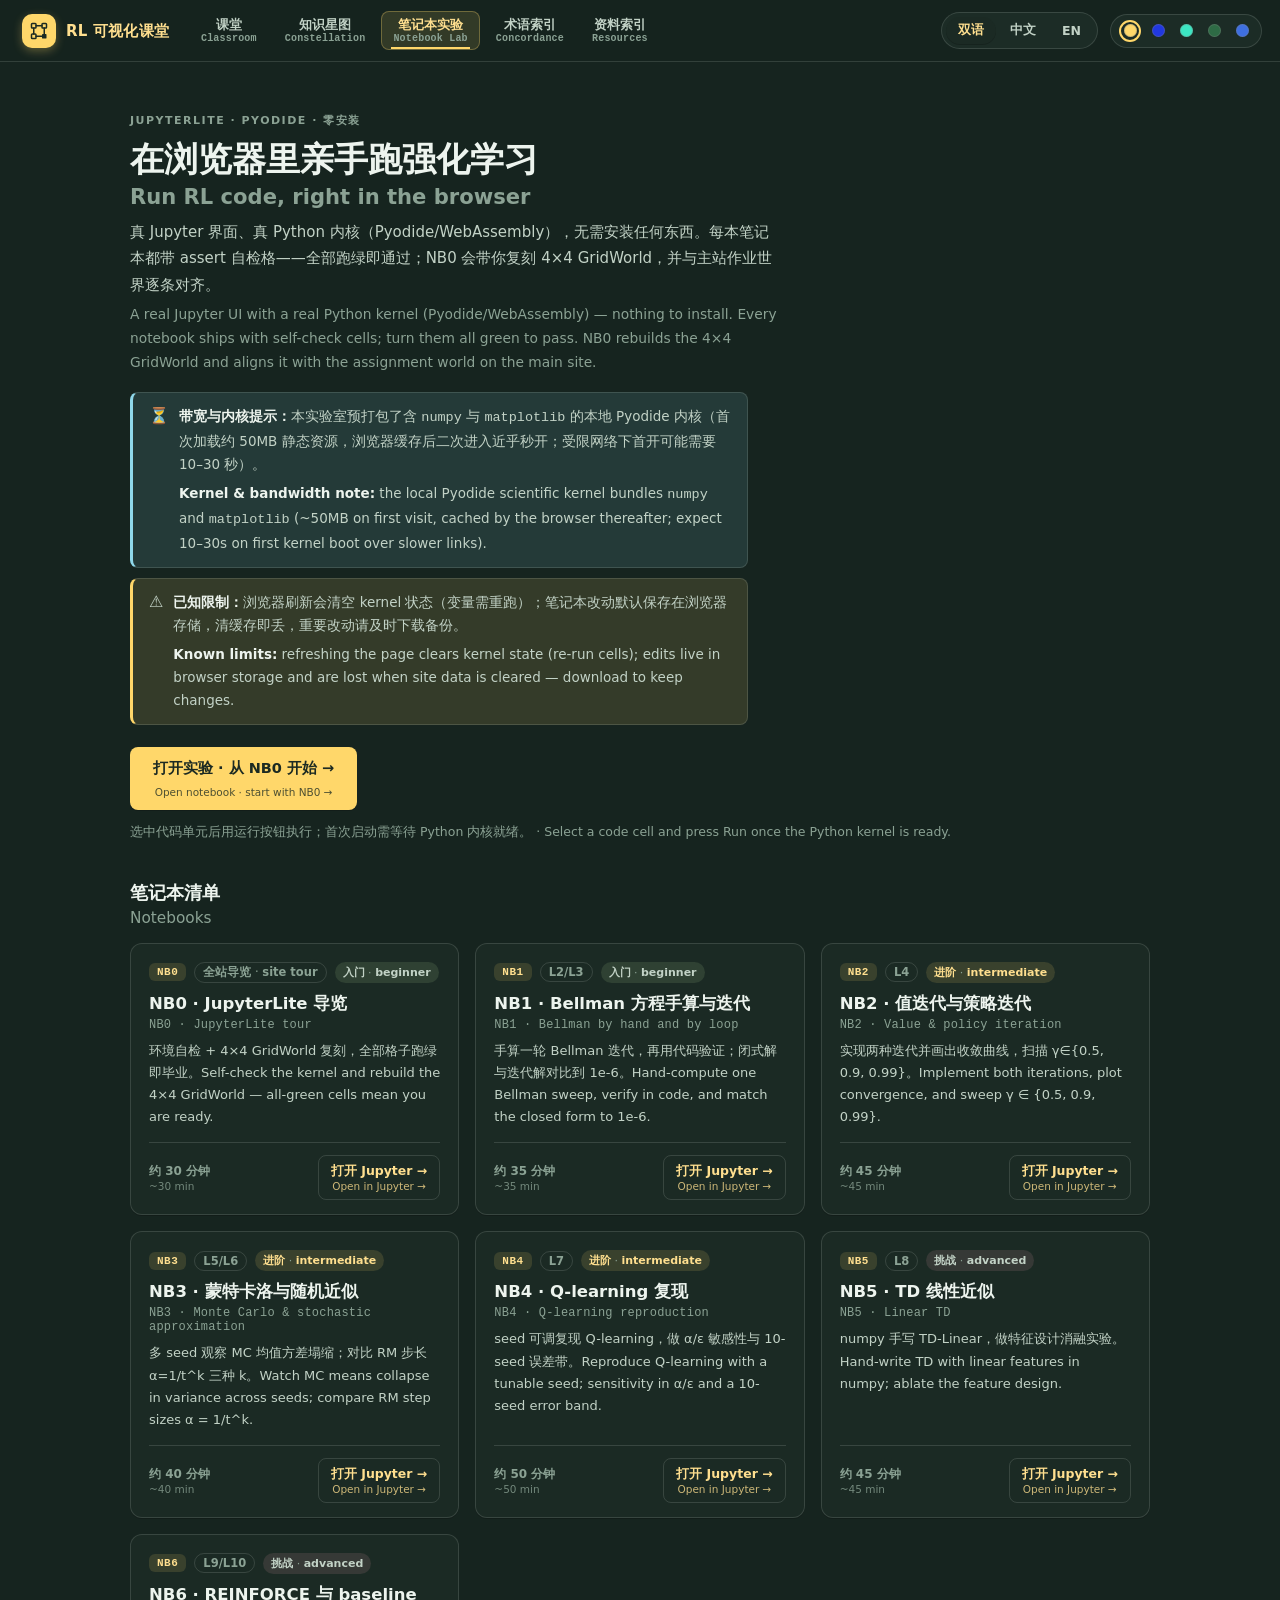
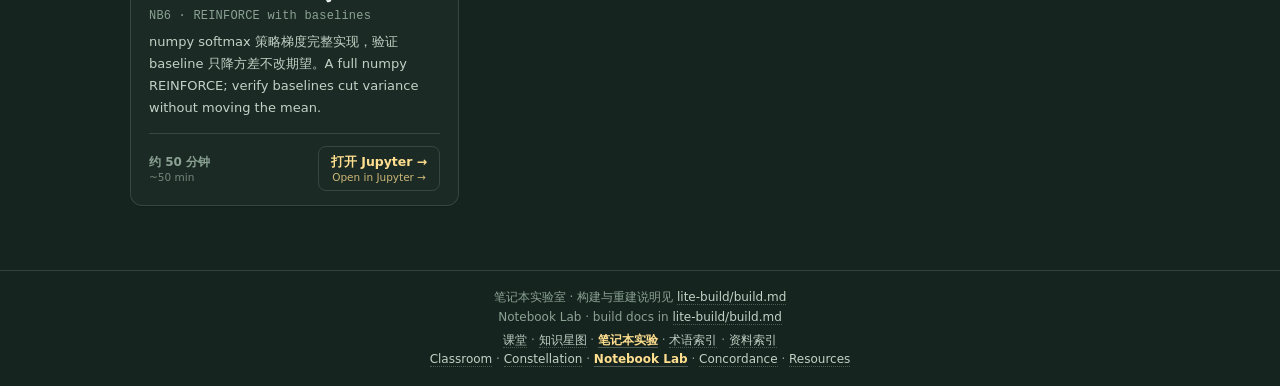
<file: lite.html>
<!DOCTYPE html>
<html lang="zh-CN">
<head>
<meta charset="UTF-8">
<meta name="viewport" content="width=device-width, initial-scale=1.0">
<meta name="color-scheme" content="dark light">
<title>笔记本实验室 · Notebook Lab — RL 可视化课堂</title>
<meta name="description" content="浏览器内的 Jupyter 笔记本实验室（JupyterLite + Pyodide）：零安装、纯静态、离线可用。NB0 导览本带环境自检与 4×4 GridWorld 复刻，NB1–NB6 六本 numpy + matplotlib 实验笔记本。">
<script>
// 主题防闪烁：在样式表生效前定好 data-theme（与 index.html 同款机制）
try { document.documentElement.dataset.theme = localStorage.getItem('rl-viz-theme') || 'chalk'; } catch (e) {}
// 静态资源版本戳：与站点一致，靠它穿透浏览器长缓存
window.RLV_VERSION = '20261119h';
</script>
<link rel="stylesheet" href="assets/css/main.css?v=20261119h">
<link rel="stylesheet" href="assets/css/subpage.css?v=20261119h">
<link rel="icon" href="data:image/svg+xml,<svg xmlns='http://www.w3.org/2000/svg' viewBox='0 0 100 100'><text y='.9em' font-size='90'>📓</text></svg>">
<style>
/* ═══════════════════════════════════════════════════════════════
   笔记本实验室 hub 页 · 独立静态页（颜色走 main.css token，顶栏走 subpage.css）
   ═══════════════════════════════════════════════════════════════ */

body {
  margin: 0;
  min-height: 100vh;
  display: flex;
  flex-direction: column;
  font-family: var(--font);
  color: var(--ink);
  background: var(--bg);
}

/* ── 主体 ── */
.nbl-main { flex: 1; width: 100%; max-width: 1060px; margin: 0 auto; padding: 40px 20px 64px; }

.nbl-hero { margin-bottom: 34px; }
.nbl-kicker {
  font: 700 11px var(--font);
  color: var(--ink-3);
  letter-spacing: 1.5px;
  text-transform: uppercase;
}
.nbl-title {
  margin: 8px 0 10px;
  font: 700 clamp(24px, 4vw, 34px) / 1.2 var(--display);
  color: var(--ink);
}
.nbl-lead { margin: 0 0 18px; max-width: 68ch; font: 400 15px / 1.75 var(--font); color: var(--ink-2); }

.nbl-callout {
  display: flex;
  gap: 10px;
  align-items: flex-start;
  padding: 12px 16px;
  border: 1px solid var(--line);
  border-left: 3px solid var(--cyan);
  border-radius: var(--radius-sm);
  background: var(--cyan-soft);
  color: var(--ink-2);
  font: 400 13.5px / 1.7 var(--font);
  max-width: 72ch;
}
.nbl-callout + .nbl-callout { margin-top: 10px; }
.nbl-callout strong { color: var(--ink); }
.nbl-callout.warn { border-left-color: var(--gold); background: var(--gold-soft); }
.nbl-callout .mark { flex: none; font-size: 16px; line-height: 1.4; }

.nbl-launch-row { margin: 22px 0 0; display: flex; align-items: center; gap: 14px; flex-wrap: wrap; }
.nbl-launch {
  display: inline-flex;
  align-items: center;
  gap: 8px;
  padding: 11px 22px;
  border-radius: var(--radius-sm);
  background: var(--accent);
  color: var(--on-accent);
  font: 700 14.5px var(--font);
  text-decoration: none;
  border: 1px solid transparent;
  box-shadow: var(--shadow-1);
  transition: all var(--t-fast) var(--ease);
}
.nbl-launch:hover { background: var(--accent-deep); transform: translateY(-1px); box-shadow: var(--shadow-2); }
.nbl-launch-note { font: 400 12.5px var(--font); color: var(--ink-3); }

/* ── 卡片网格 ── */
.nbl-sec-title {
  margin: 40px 0 16px;
  font: 700 18px var(--display);
  color: var(--ink);
}
.nbl-grid {
  display: grid;
  grid-template-columns: repeat(auto-fill, minmax(310px, 1fr));
  gap: 16px;
}
.nbl-card {
  display: flex;
  flex-direction: column;
  gap: 8px;
  padding: 18px 18px 14px;
  background: var(--surface);
  border: 1px solid var(--line);
  border-radius: var(--radius);
  box-shadow: var(--shadow-1);
  transition: transform var(--t-fast) var(--ease), box-shadow var(--t-fast) var(--ease), border-color var(--t-fast) var(--ease);
}
.nbl-card:hover { transform: translateY(-2px); box-shadow: var(--shadow-2); border-color: var(--line-strong); }
.nbl-card-top { display: flex; align-items: center; gap: 8px; flex-wrap: wrap; }
.nbl-id {
  font: 700 11px var(--mono);
  color: var(--accent-deep);
  background: var(--accent-soft);
  padding: 3px 8px;
  border-radius: 6px;
  letter-spacing: .5px;
}
.nbl-lect {
  font: 600 11.5px var(--font);
  color: var(--ink-3);
  border: 1px solid var(--line);
  padding: 2px 8px;
  border-radius: 99px;
}
.nbl-diff { font: 600 11px var(--font); padding: 3px 8px; border-radius: 99px; }
.nbl-diff.d1 { background: var(--green-soft); color: var(--ink-2); }
.nbl-diff.d2 { background: var(--accent-soft); color: var(--accent-deep); }
.nbl-diff.d3 { background: var(--red-soft); color: var(--ink-2); }
.nbl-name { margin: 2px 0 0; font: 700 16.5px / 1.35 var(--display); color: var(--ink); }
.nbl-name .en { display: block; font: 500 12px var(--mono); color: var(--ink-3); margin-top: 3px; letter-spacing: .2px; }
.nbl-goal { margin: 0; flex: 1; font: 400 13px / 1.7 var(--font); color: var(--ink-2); }
.nbl-card-foot {
  display: flex;
  align-items: center;
  justify-content: space-between;
  gap: 10px;
  margin-top: 6px;
  padding-top: 12px;
  border-top: 1px solid var(--line);
}
.nbl-min { font: 600 12px var(--font); color: var(--ink-3); white-space: nowrap; }
.nbl-open {
  font: 700 12.5px var(--font);
  color: var(--accent-deep);
  text-decoration: none;
  padding: 7px 12px;
  border-radius: var(--radius-sm);
  border: 1px solid var(--line);
  white-space: nowrap;
  transition: all var(--t-fast) var(--ease);
}
.nbl-open:hover { background: var(--accent-soft); border-color: var(--accent); }
.nbl-card.is-wip { opacity: .78; }
.nbl-wip {
  font: 600 12px var(--font);
  color: var(--ink-3);
  background: var(--bg-soft);
  border: 1px dashed var(--line-strong);
  padding: 6px 12px;
  border-radius: var(--radius-sm);
  white-space: nowrap;
}

.nbl-foot {
  flex: none;
  padding: 18px 20px 26px;
  text-align: center;
  font: 400 12px var(--font);
  color: var(--ink-3);
  border-top: 1px solid var(--line);
}
.nbl-foot a { color: var(--ink-2); text-decoration: none; border-bottom: 1px dotted var(--line-strong); }
.nbl-foot a:hover { color: var(--accent-deep); }

@media (max-width: 720px) {
  .nbl-main { padding: 26px 14px 48px; }
}
</style>
</head>

<body data-lang="both">

<header id="sp-topbar"></header>

<main class="nbl-main">

  <section class="nbl-hero">
    <p class="nbl-kicker">JupyterLite · Pyodide · 零安装</p>
    <h1 class="nbl-title"><span class="zh">在浏览器里亲手跑强化学习</span><span class="en">Run RL code, right in the browser</span></h1>
    <p class="nbl-lead">
      <span class="zh">真 Jupyter 界面、真 Python 内核（Pyodide/WebAssembly），无需安装任何东西。每本笔记本都带 assert 自检格——全部跑绿即通过；NB0 会带你复刻 4×4 GridWorld，并与主站作业世界逐条对齐。</span>
      <span class="en">A real Jupyter UI with a real Python kernel (Pyodide/WebAssembly) — nothing to install. Every notebook ships with self-check cells; turn them all green to pass. NB0 rebuilds the 4×4 GridWorld and aligns it with the assignment world on the main site.</span>
    </p>
    <div class="nbl-callout">
      <span class="mark" aria-hidden="true">⏳</span>
      <div class="sp-stack-bi">
        <span class="zh"><strong>带宽与内核提示：</strong>本实验室预打包了含 <code>numpy</code> 与 <code>matplotlib</code> 的本地 Pyodide 内核（首次加载约 50MB 静态资源，浏览器缓存后二次进入近乎秒开；受限网络下首开可能需要 10–30 秒）。</span>
        <span class="en"><strong>Kernel &amp; bandwidth note:</strong> the local Pyodide scientific kernel bundles <code>numpy</code> and <code>matplotlib</code> (~50MB on first visit, cached by the browser thereafter; expect 10–30s on first kernel boot over slower links).</span>
      </div>
    </div>
    <div class="nbl-callout warn">
      <span class="mark" aria-hidden="true">⚠️</span>
      <div class="sp-stack-bi">
        <span class="zh"><strong>已知限制：</strong>浏览器刷新会清空 kernel 状态（变量需重跑）；笔记本改动默认保存在浏览器存储，清缓存即丢，重要改动请及时下载备份。</span>
        <span class="en"><strong>Known limits:</strong> refreshing the page clears kernel state (re-run cells); edits live in browser storage and are lost when site data is cleared — download to keep changes.</span>
      </div>
    </div>
    <div class="nbl-launch-row">
      <a class="nbl-launch" href="lite/lab/index.html?path=notebooks/nb0-tour.ipynb">
        <span class="zh">打开实验 · 从 NB0 开始 →</span><span class="en">Open notebook · start with NB0 →</span>
      </a>
      <span class="nbl-launch-note">
        <span class="zh">选中代码单元后用运行按钮执行；首次启动需等待 Python 内核就绪。</span>
        <span class="en">Select a code cell and press Run once the Python kernel is ready.</span>
      </span>
    </div>
  </section>

  <h3 class="nbl-sec-title"><span class="zh">笔记本清单</span><span class="en">Notebooks</span></h3>
  <div class="nbl-grid" id="nbl-grid" aria-label="笔记本清单 / Notebook list"></div>

</main>

<footer class="nbl-foot">
  <span class="zh">笔记本实验室 · 构建与重建说明见 <a href="lite-build/build.md">lite-build/build.md</a></span>
  <span class="en">Notebook Lab · build docs in <a href="lite-build/build.md">lite-build/build.md</a></span>
  <div id="nbl-foot-nav" class="sp-foot-nav">
    <span class="zh"><a href="index.html">课堂</a> · <a href="graph3d.html">知识星图</a> · <a href="lite.html" aria-current="page">笔记本实验</a> · <a href="concordance.html">术语索引</a> · <a href="resources.html">资料索引</a></span>
    <span class="en"><a href="index.html">Classroom</a> · <a href="graph3d.html">Constellation</a> · <a href="lite.html" aria-current="page">Notebook Lab</a> · <a href="concordance.html">Concordance</a> · <a href="resources.html">Resources</a></span>
  </div>
</footer>

<!-- 课程清单 + 公共外壳 + NB 清单数据源 -->
<script src="assets/js/course-config.js?v=20261119h"></script>
<script src="assets/js/subpage-shell.js?v=20261119h"></script>
<script src="assets/js/nb-manifest.js?v=20261119h" onerror="window.__NB_MANIFEST_MISS = true"></script>
<script>
(function () {
  'use strict';

  var FALLBACK_MANIFEST = [
    { id: 'nb0', file: 'nb0-tour.ipynb', lectures: [], level: 1, minutes: 30,
      zh: { name: 'NB0 · JupyterLite 导览', goal: '环境自检 + 4×4 GridWorld 复刻，全部格子跑绿即毕业。' },
      en: { name: 'NB0 · JupyterLite tour', goal: 'Self-check the kernel and rebuild the 4×4 GridWorld — all-green cells mean you are ready.' } },
    { id: 'nb1', file: 'nb1-bellman.ipynb', lectures: [2, 3], level: 1, minutes: 35,
      zh: { name: 'NB1 · Bellman 方程手算与迭代', goal: '手算一轮 Bellman 迭代，再用代码验证；闭式解与迭代解对比到 1e-6。' },
      en: { name: 'NB1 · Bellman by hand and by loop', goal: 'Hand-compute one Bellman sweep, verify in code, and match the closed form to 1e-6.' } },
    { id: 'nb2', file: 'nb2-vi-pi.ipynb', lectures: [4], level: 2, minutes: 45,
      zh: { name: 'NB2 · 值迭代与策略迭代', goal: '实现两种迭代并画出收敛曲线，扫描 γ∈{0.5, 0.9, 0.99}。' },
      en: { name: 'NB2 · Value & policy iteration', goal: 'Implement both iterations, plot convergence, and sweep γ ∈ {0.5, 0.9, 0.99}.' } },
    { id: 'nb3', file: 'nb3-mc-rm.ipynb', lectures: [5, 6], level: 2, minutes: 40,
      zh: { name: 'NB3 · 蒙特卡洛与随机近似', goal: '多 seed 观察 MC 均值方差塌缩；对比 RM 步长 α=1/t^k 三种 k。' },
      en: { name: 'NB3 · Monte Carlo & stochastic approximation', goal: 'Watch MC means collapse in variance across seeds; compare RM step sizes α = 1/t^k.' } },
    { id: 'nb4', file: 'nb4-qlearning.ipynb', lectures: [7], level: 2, minutes: 50,
      zh: { name: 'NB4 · Q-learning 复现', goal: 'seed 可调复现 Q-learning，做 α/ε 敏感性与 10-seed 误差带。' },
      en: { name: 'NB4 · Q-learning reproduction', goal: 'Reproduce Q-learning with a tunable seed; sensitivity in α/ε and a 10-seed error band.' } },
    { id: 'nb5', file: 'nb5-td-linear.ipynb', lectures: [8], level: 3, minutes: 45,
      zh: { name: 'NB5 · TD 线性近似', goal: 'numpy 手写 TD-Linear，做特征设计消融实验。' },
      en: { name: 'NB5 · Linear TD', goal: 'Hand-write TD with linear features in numpy; ablate the feature design.' } },
    { id: 'nb6', file: 'nb6-reinforce.ipynb', lectures: [9, 10], level: 3, minutes: 50,
      zh: { name: 'NB6 · REINFORCE 与 baseline', goal: 'numpy softmax 策略梯度完整实现，验证 baseline 只降方差不改期望。' },
      en: { name: 'NB6 · REINFORCE with baselines', goal: 'A full numpy REINFORCE; verify baselines cut variance without moving the mean.' } }
  ];

  function getManifest() {
    var m = window.NB_MANIFEST;
    if (Array.isArray(m) && m.length) {
      if (window.__NB_MANIFEST_MISS) window.__NB_MANIFEST_MISS = false;
      return m;
    }
    return FALLBACK_MANIFEST;
  }

  var DIFF = [
    { cls: 'd1', zh: '入门', en: 'beginner' },
    { cls: 'd2', zh: '进阶', en: 'intermediate' },
    { cls: 'd3', zh: '挑战', en: 'advanced' }
  ];

  function esc(s) {
    return String(s == null ? '' : s).replace(/[&<>"']/g, function (c) {
      return { '&': '&amp;', '<': '&lt;', '>': '&gt;', '"': '&quot;', "'": '&#39;' }[c];
    });
  }

  function lectText(e) {
    var arr = e.lectures || (e.lecture ? [e.lecture] : []);
    if (!arr.length) return { zh: '全站导览', en: 'site tour' };
    var code = typeof arr[0] === 'number' ? 'L' + arr.join('/L') : String(arr.join('/'));
    return { zh: code, en: '' };   // 讲号双语同码，避免 both 模式拼接为 L2/L3L2/L3
  }

  function markWip(card) {
    card.classList.add('is-wip');
    var open = card.querySelector('.nbl-open');
    if (!open) return;
    var pill = document.createElement('span');
    pill.className = 'nbl-wip';
    pill.innerHTML = '<span class="zh">建设中</span><span class="en">coming soon</span>';
    open.replaceWith(pill);
  }

  function probeFiles(manifest) {
    if (!/^https?:/.test(location.protocol)) return;
    // 镜像站点若无 lite/lab/index.html，直接将链接指向主站；本地或主站则逐本探测
    var cfg = window.COURSE_CONFIG || {};
    var live = String(cfg.liveOrigin || '').replace(/\/+$/, '');
    if (!/^(localhost|127\.0\.0\.1)$/i.test(location.hostname) && live && location.origin !== live) {
      fetch('lite/lab/index.html', { method: 'HEAD' }).then(function (r) {
        if (!r.ok) return;
        manifest.forEach(function (e) {
          if (!e.file) return;
          fetch('lite/files/notebooks/' + encodeURIComponent(e.file), { method: 'HEAD' })
            .then(function (res) { if (!res.ok) { var c = document.querySelector('.nbl-card[data-id="' + (e.id || '') + '"]'); if (c) markWip(c); } })
            .catch(function () {});
        });
      }).catch(function () {});
      return;
    }
    manifest.forEach(function (e) {
      if (!e.file) return;
      fetch('lite/files/notebooks/' + encodeURIComponent(e.file), { method: 'HEAD' })
        .then(function (res) {
          if (!res.ok) {
            var card = document.querySelector('.nbl-card[data-id="' + (e.id || '') + '"]');
            if (card) markWip(card);
          }
        })
        .catch(function () { /* 网络异常不降级 */ });
    });
  }

  function renderCards() {
    var grid = document.getElementById('nbl-grid');
    if (!grid) return;
    var html = '';
    var manifest = getManifest();
    manifest.forEach(function (e) {
      var zh = e.zh || {};
      var en = e.en || {};
      var nameZh = zh.name || e.name || e.id || '';
      var nameEn = en.name || '';
      var goal = zh.goal || e.goal || '';
      var goalEn = en.goal || '';
      var lect = lectText(e);
      var diff = DIFF[Math.min(Math.max(((e.level || e.difficulty || 1) - 1), 0), 2)];
      var minutes = e.minutes || e.duration || '';
      var wip = !!e.wip;
      var file = e.file || '';
      var href = file ? 'lite/lab/index.html?path=notebooks/' + encodeURIComponent(file) : 'lite/lab/index.html';

      html += '<article class="nbl-card' + (wip ? ' is-wip' : '') + '" data-id="' + esc(e.id || '') + '">'
        + '<div class="nbl-card-top">'
        + '<span class="nbl-id">' + esc(String(e.id || '').toUpperCase()) + '</span>'
        + '<span class="nbl-lect">' + (lect.en ? '<span class="zh">' + esc(lect.zh) + '</span><span class="en">' + esc(lect.en) + '</span>' : esc(lect.zh)) + '</span>'
        + '<span class="nbl-diff ' + diff.cls + '"><span class="zh">' + diff.zh + '</span><span class="en">' + diff.en + '</span></span>'
        + '</div>'
        + '<h4 class="nbl-name"><span class="zh">' + esc(nameZh) + '</span>'
        + (nameEn ? '<span class="en">' + esc(nameEn) + '</span>' : '')
        + '</h4>'
        + '<p class="nbl-goal"><span class="zh">' + esc(goal) + '</span>'
        + (goalEn ? '<span class="en">' + esc(goalEn) + '</span>' : '')
        + '</p>'
        + '<div class="nbl-card-foot">'
        + '<span class="nbl-min"><span class="zh">约 ' + esc(minutes) + ' 分钟</span><span class="en">~' + esc(minutes) + ' min</span></span>'
        + (wip
          ? '<span class="nbl-wip"><span class="zh">建设中</span><span class="en">coming soon</span></span>'
          : '<a class="nbl-open" href="' + esc(href) + '"><span class="zh">打开 Jupyter →</span><span class="en">Open in Jupyter →</span></a>')
        + '</div>'
        + '</article>';
    });
    grid.innerHTML = html;
    if (matchMedia('(max-width: 720px)').matches) {
      document.querySelectorAll('a[href*="lite/lab/index.html?path="]').forEach(link => {
        link.href = link.href.replace('/lite/lab/index.html', '/lite/notebooks/index.html');
      });
    }
    probeFiles(manifest);
    if (window.SubpageShell) window.SubpageShell.resolveMirrorLiteLinks(document);
  }

  function init() {
    if (window.SubpageShell) {
      window.SubpageShell.mountTopbar({
        el: '#sp-topbar',
        activeId: 'lite',
        zh: '笔记本实验室',
        en: 'Notebook Lab',
      });
      if (window.SubpageShell.renderFooterLinks) {
        window.SubpageShell.renderFooterLinks('#nbl-foot-nav', 'lite');
      }
      window.SubpageShell.initControls();
    }
    renderCards();
  }

  if (document.readyState === 'loading') {
    document.addEventListener('DOMContentLoaded', init);
  } else {
    init();
  }
})();
</script>
</body>
</html>
</file>
<file: assets/css/main.css>
/* ═══════════════════════════════════════════════════════════════
   RL 可视化课堂 · 设计系统
   设计 tokens 参照《动效资料库 · 设计规范速查》：
   时长 150/250/400ms，缓动 cubic-bezier(.2,0,0,1)，只动 transform/opacity
   ═══════════════════════════════════════════════════════════════ */

:root {
  color-scheme: light;
  /* 色板：学术浅色 + 书中配色 */
  --bg: #f6f8fa;
  --bg-soft: #eef1f5;
  --surface: #ffffff;
  --ink: #1a2530;
  --ink-2: #46566a;
  --ink-3: #5f6e80;
  --line: #e3e9ef;
  --line-strong: #c9d4de;

  --accent: #3e6fe0;          /* 主色 靛蓝 */
  --accent-deep: #2b55b7;
  --accent-soft: #e8effc;

  --gold: #edb120;            /* 书: forbidden 黄 */
  --gold-soft: #fdf3dd;
  --cyan: #4dbeee;            /* 书: target 蓝 */
  --cyan-soft: #e3f4fd;
  --green: #77ac30;           /* 书: policy 绿 */
  --green-soft: #eef6e2;
  --red: #d6455d;             /* 轨迹/警示 */
  --red-soft: #fdeaee;
  --violet: #7a5fd0;
  --violet-soft: #efeafc;

  --code-bg: #16202c;
  --code-ink: #dce6f2;
  --on-code: #ffffff;
  --tok-kw: #c792ea; --tok-def: #82aaff; --tok-str: #c3e88d;
  --tok-com: #64788f; --tok-num: #f78c6c; --tok-bi: #89ddff; --tok-self: #ff9cac;

  /* 主题层 token（经典版默认值，data-theme 块可覆盖） */
  --on-accent: #ffffff;
  --display: var(--font);
  --inline-code: #b03a56;
  --sym-b: #b8860b;
  --sym-t: #0d84c9;
  --formula-bg: linear-gradient(180deg, #fbfcfe, var(--bg-soft));
  --lab-bg: linear-gradient(180deg, #fdfefe, #f8fafc);
  --topbar-bg: rgba(255,255,255,.82);
  --page-tex: none;
  --page-tex-size: auto;
  --glow: none;
  /* 图表/棋盘 token：SVG 图表底、图表文字、图表网格线、棋盘普通格 */
  --chart-bg: #ffffff;
  --chart-ink: #5f6e80;
  --chart-grid: #e3e9ef;
  --cell-alt: #ffffff;

  /* 动效 tokens */
  --t-fast: 150ms; --t-mid: 250ms; --t-slow: 400ms;
  --ease: cubic-bezier(.2, 0, 0, 1);
  --ease-out: cubic-bezier(.16, 1, .3, 1);
  --spring: cubic-bezier(.34, 1.56, .64, 1);

  --radius: 14px;
  --radius-sm: 9px;
  --shadow-1: 0 1px 2px rgba(23, 43, 66, .05), 0 2px 8px rgba(23, 43, 66, .05);
  --shadow-2: 0 4px 14px rgba(23, 43, 66, .09), 0 2px 4px rgba(23, 43, 66, .05);
  --shadow-pop: 0 12px 34px rgba(23, 43, 66, .16);

  --sidebar-w: 288px;
  --topbar-h: 62px;
  --font: "Segoe UI", "Microsoft YaHei", "PingFang SC", system-ui, -apple-system, sans-serif;
  --mono: "Cascadia Code", "JetBrains Mono", Consolas, "Courier New", monospace;
}

[v-cloak] { display: none; }
* { box-sizing: border-box; }
/* 全局键盘焦点环：按钮/卡片/格子/滑杆统一可见性（token 色） */
:focus-visible { outline: 2px solid var(--accent); outline-offset: 2px; }
html, body { height: 100%; }
body {
  margin: 0;
  font-family: var(--font);
  background: var(--bg);
  background-image: var(--page-tex);
  background-size: var(--page-tex-size);
  color: var(--ink);
  font-size: 16px;
  line-height: 1.75;
  -webkit-font-smoothing: antialiased;
}

/* ─────────────── 顶栏（五模块统一外壳） ─────────────── */
.topbar,
.sp-topbar {
  height: var(--topbar-h);
  background: var(--topbar-bg, rgba(255,255,255,.82));
  backdrop-filter: blur(14px);
  -webkit-backdrop-filter: blur(14px);
  border-block-end: 1px solid var(--line);
  z-index: 60;
}
.topbar { position: fixed; inset: 0 0 auto 0; }
.sp-topbar { position: sticky; top: 0; flex: none; width: 100%; }
.topbar-inner {
  width: 100%; max-width: none; height: 100%;
  display: flex; align-items: center; gap: 12px; padding-inline: 18px;
}
.topbar-inner > * { flex-shrink: 0; white-space: nowrap; }
.brand {
  display: inline-flex; align-items: center; gap: 10px;
  text-decoration: none;
  background: none; border: 0; cursor: pointer; padding: 5px 8px 5px 4px;
  border-radius: 10px; color: var(--ink); font-family: var(--font);
  transition: background var(--t-fast) var(--ease);
}
.brand:hover { background: var(--bg-soft); }
.brand-logo {
  width: 34px; height: 34px; border-radius: 10px; flex: none;
  display: grid; place-items: center;
  background: var(--accent);
  color: var(--on-accent); box-shadow: 0 3px 10px color-mix(in srgb, var(--accent) 32%, transparent);
}
.brand-text { display: flex; flex-direction: column; align-items: flex-start; line-height: 1.2; }
.brand-text strong { font-size: 15px; letter-spacing: .2px; }
body[data-lang="both"] .brand-text strong.en { display: none; }
.brand-text em { font-style: normal; font-size: 10.5px; color: var(--ink-3); }

/* ── 五模块共享导航：窄屏/溢出自动折叠为原生 popover，宽屏行内展开 ── */
.is-measuring, .is-measuring * { transition: none !important; }
.site-nav { display: flex; align-items: center; }
.site-menu-btn {
  anchor-name: --site-menu-btn;
  display: inline-flex; align-items: center; gap: 6px;
  padding: 6px 11px; border-radius: 9px;
  border: 1px solid var(--line-strong); background: var(--bg-soft); color: var(--ink);
  font: 600 12.5px var(--font); cursor: pointer;
  transition: background var(--t-fast) var(--ease), border-color var(--t-fast) var(--ease);
}
.site-menu-btn:hover { border-color: var(--accent); background: var(--accent-soft); color: var(--accent-deep); }
body[data-lang="both"] .site-menu-btn .en { display: none; }
.site-menu {
  list-style: none; margin: 0; padding: 6px;
  border: 1px solid var(--line-strong); border-radius: var(--radius);
  background: var(--surface); color: var(--ink); box-shadow: var(--shadow-pop);
  position: fixed; inset: auto;
  inset-block-start: calc(var(--topbar-h) + 6px);
  inset-block-start: anchor(--site-menu-btn bottom);
  inset-inline-start: 14px;
  inset-inline-start: anchor(--site-menu-btn start);
  margin-block-start: 6px;
  inline-size: min(82dvw, 19rem);
  max-inline-size: calc(100dvw - 24px);
  block-size: fit-content; max-block-size: calc(100dvh - 5rem);
  overflow: auto; z-index: 90;
}
.topbar:not(.is-wide) .site-menu:not(:is(:popover-open, .\:popover-open)),
.sp-topbar:not(.is-wide) .site-menu:not(:is(:popover-open, .\:popover-open)) {
  display: none;
}
.site-menu[popover]:is(:popover-open, .\:popover-open),
.site-menu.\:popover-open {
  display: grid; gap: 3px;
}
.topbar.is-wide .site-menu-btn,
.sp-topbar.is-wide .site-menu-btn { display: none; }
.topbar.is-wide .site-menu,
.sp-topbar.is-wide .site-menu {
  position: static; display: flex; align-items: center; gap: 4px;
  inline-size: auto; max-inline-size: none; block-size: auto; max-block-size: none;
  overflow: visible; margin: 0; padding: 0; border: 0;
  background: transparent; box-shadow: none;
}
.topbar.is-wide .site-menu::backdrop,
.sp-topbar.is-wide .site-menu::backdrop { display: none; }
.site-menu li { margin: 0; padding: 0; }
.site-menu a {
  position: relative;
  display: flex; flex-direction: row; align-items: center; justify-content: space-between; gap: 8px;
  padding: 9px 12px; border-radius: var(--radius-sm);
  border: 1px solid transparent; color: var(--ink-2);
  text-decoration: none; font: 600 12.5px/1.2 var(--font);
  transition: color var(--t-fast) var(--ease), background-color var(--t-fast) var(--ease), border-color var(--t-fast) var(--ease);
}
.topbar.is-wide .site-menu a,
.sp-topbar.is-wide .site-menu a {
  flex-direction: column; align-items: center; justify-content: center; gap: 1px;
  padding: 5px 11px;
}
.site-menu a .en { font: 600 10px/1.1 var(--mono); color: var(--ink-3); letter-spacing: .2px; }
.site-menu a:hover { color: var(--ink); background: var(--bg-soft); border-color: var(--line); }
.site-menu a[aria-current="page"] {
  color: var(--accent-deep); background: var(--accent-soft);
  border-color: color-mix(in srgb, var(--accent) 30%, transparent);
}
.site-menu a[aria-current="page"]::after {
  content: ""; position: absolute; inset-inline: 9px; inset-block-end: 0;
  border-block-end: 2.5px solid var(--accent);
}
@media (forced-colors: active) {
  .site-menu a[aria-current="page"] { border-color: Highlight; }
  .site-menu a[aria-current="page"]::after { border-block-end-color: Highlight; }
}

.topbar-inner > .topbar-center {
  flex: 1 1 0%; flex-shrink: 1; min-inline-size: 0;
  display: flex; align-items: center; justify-content: center;
}
.scroll-track {
  width: min(380px, 100%); height: 5px; border-radius: 99px;
  background: var(--bg-soft); overflow: hidden; border: 1px solid var(--line);
}
.scroll-bar {
  height: 100%; width: 0; border-radius: 99px;
  background: var(--accent);
  transition: width 150ms var(--ease);
}
.lang-switch {
  margin-inline-start: auto;
  display: flex; padding: 4px; gap: 2px;
  background: var(--bg-soft); border: 1px solid var(--line); border-radius: 99px;
}
.lang-btn {
  border: 0; background: transparent; cursor: pointer;
  font: 600 12.5px var(--font); color: var(--ink-2);
  padding: 5px 12px; border-radius: 99px;
  transition: all var(--t-fast) var(--ease);
}
.lang-btn:hover { color: var(--ink); }
.lang-btn.active {
  background: var(--surface); color: var(--accent-deep);
  box-shadow: var(--shadow-1);
}
.sr-only {
  position: absolute; width: 1px; height: 1px; padding: 0; margin: -1px;
  overflow: hidden; clip: rect(0, 0, 0, 0); white-space: nowrap; border: 0;
}

/* ─────────────── 布局骨架 ─────────────── */
.shell { display: flex; padding-top: var(--topbar-h); height: 100vh; height: 100dvh; }
.sidebar {
  width: var(--sidebar-w); flex: none; min-inline-size: 0; height: 100%; overflow-y: auto;
  overscroll-behavior: contain;
  border-right: 1px solid var(--line); background: var(--surface);
  padding: 18px 14px 40px;
}
.side-nav { display: flex; flex-direction: column; gap: 20px; }
.nav-group-label {
  font: 700 11px var(--font); letter-spacing: 1.6px; text-transform: uppercase;
  color: var(--ink-3); padding: 0 10px 7px;
}
.nav-item {
  display: flex; align-items: center; gap: 10px; width: 100%;
  border: 0; background: none; cursor: pointer; text-align: left;
  padding: 8px 10px; border-radius: 10px; font-family: var(--font);
  transition: background var(--t-fast) var(--ease);
}
.nav-item:hover { background: var(--bg-soft); }
.nav-dot {
  width: 7px; height: 7px; border-radius: 99px; flex: none;
  background: var(--line-strong);
  transition: all var(--t-mid) var(--spring);
}
.nav-item.active { background: var(--accent-soft); }
.nav-item.active .nav-dot {
  background: var(--accent); box-shadow: 0 0 0 4px color-mix(in srgb, var(--accent) 15%, transparent);
}
.nav-item.done .nav-dot { background: var(--green); }
.nav-text { display: flex; flex-direction: column; line-height: 1.3; min-width: 0; }
.nav-zh { font-size: 13.5px; font-weight: 600; color: var(--ink); }
.nav-en { font-size: 11px; color: var(--ink-3); }
.nav-item.active .nav-zh { color: var(--accent-deep); }
.coming-list { display: flex; flex-direction: column; gap: 2px; }
.coming-item {
  display: flex; align-items: center; gap: 9px;
  padding: 6px 10px; border-radius: 9px; opacity: .62;
}
.coming-item:has(.coming-badge.done) { opacity: 1; }
.coming-no {
  font: 700 10.5px var(--mono); color: var(--accent-deep);
  background: var(--accent-soft); border-radius: 6px; padding: 2.5px 6px; flex: none;
}
.coming-title { display: flex; flex-direction: column; line-height: 1.25; min-width: 0; flex: 1; }
.coming-badge {
  font: 700 10px var(--font); color: var(--ink-3);
  border: 1px solid var(--line-strong); padding: 1.5px 7px; border-radius: 99px; flex: none;
}
.coming-badge.done { color: var(--on-accent); background: var(--green); border-color: var(--green); }
.sidebar-mask { display: none; }

.content {
  flex: 1; min-inline-size: 0; height: 100%; overflow-y: auto; overflow-x: hidden;
  overscroll-behavior: contain; scroll-behavior: smooth;
  padding: 34px clamp(20px, 4.5vw, 64px) 20px;
}
.content-inner, .lesson-section, .home-hero > *, .course-map, .how-to-use {
  max-width: 980px; margin-left: auto; margin-right: auto;
}

/* ─────────────── 双语排版 ─────────────── */
.bi { display: grid; gap: 4px; margin: 0 0 18px; }
.bi .zh, .bi-footer span:first-child { color: var(--ink); }
.bi .en, .bi-footer span:last-child { color: var(--ink-2); font-size: 15px; }
body[data-lang="zh"] span.en,
body[data-lang="zh"] .nav-en,
body[data-lang="zh"] .bi-footer span:last-child { display: none; }
body[data-lang="en"] span.zh,
body[data-lang="en"] .nav-zh,
body[data-lang="en"] .bi-footer span:first-child { display: none; }
.bi-footer { display: flex; flex-direction: column; gap: 3px; margin: 0; }

/* 双栏对照模式 */
@media (min-width: 860px) {
  body[data-lang="both"] .bi.duo {
    grid-template-columns: 1fr 1fr; gap: 26px; position: relative;
  }
  body[data-lang="both"] .bi.duo::before {
    content: ""; position: absolute; top: 6px; bottom: 6px; left: 50%;
    width: 1px; background: var(--line);
  }
  body[data-lang="both"] .du-line { display: block; }
}
.bi.duo { gap: 4px; }
.bi.duo > * { min-inline-size: 0; }
.du-line { display: block; }
.code-intro {
  margin: 12px 16px 4px; padding: 10px 14px; font-size: 13.5px;
  border-radius: var(--radius-sm);
  background: color-mix(in srgb, var(--code-ink) 7%, transparent);
  color: var(--code-ink);
}
.code-intro .zh { color: var(--code-ink); }
.code-intro .en { color: color-mix(in srgb, var(--code-ink) 78%, transparent); }
.reason-q {
  margin: 10px 0 0; padding: 8px 12px; font-size: 13.5px;
  border-left: 3px solid var(--gold); background: var(--gold-soft);
  border-radius: 0 var(--radius-sm) var(--radius-sm) 0;
}

strong { color: var(--accent-deep); font-weight: 700; }
.em-zh { color: var(--ink); font-weight: 700; }
code.inline {
  font: 600 .86em var(--mono); background: var(--bg-soft);
  border: 1px solid var(--line); border-radius: 6px; padding: 1.5px 6px;
  color: var(--inline-code); white-space: nowrap;
}
.chip-t {
  display: inline-block; font: 700 11.5px var(--mono);
  background: var(--violet-soft); color: var(--violet);
  border-radius: 6px; padding: 1px 7px; margin: 0 1px;
}

/* ─────────────── 章节骨架 ─────────────── */
.lesson-section {
  background: var(--surface); border: 1px solid var(--line);
  border-radius: var(--radius); box-shadow: var(--shadow-1);
  padding: clamp(24px, 3.6vw, 44px);
  margin-bottom: 30px;
}
.sec-head { margin-bottom: 22px; }
.sec-kicker {
  display: inline-flex; align-items: center; gap: 7px;
  font: 700 11.5px var(--mono); letter-spacing: 1.2px; text-transform: uppercase;
  color: var(--accent-deep); background: var(--accent-soft);
  padding: 4px 12px; border-radius: 99px; margin-bottom: 13px;
}
.sec-title { font-family: var(--display); margin: 0; line-height: 1.3; font-size: clamp(23px, 2.6vw, 29px); }
.sec-title .zh, .sec-title .en { display: block; }
.sec-title .en { font-size: .58em; color: var(--ink-3); font-weight: 600; margin-top: 4px; letter-spacing: .2px; }

h3.sub {
  font-size: 18.5px; margin: 30px 0 14px; color: var(--ink);
  display: flex; align-items: center; gap: 10px;
}
h3.sub::before {
  content: ""; width: 5px; height: 18px; border-radius: 99px;
  background: var(--accent);
}

/* ─────────────── 小节底栏：上一节 / 下一节（按全书展平顺序） ─────────────── */
.sec-pn {
  display: flex; align-items: stretch; justify-content: space-between; gap: 12px;
  margin-top: 28px; padding-top: 18px;
  border-top: 1px solid var(--line);
}
.pn-btn {
  flex: 0 1 320px; display: inline-flex; align-items: center; gap: 11px;
  border: 1px solid var(--line-strong); border-radius: var(--radius-sm);
  background: var(--bg-soft); padding: 10px 15px; cursor: pointer;
  font-family: var(--font); text-align: left;
  transition: transform var(--t-fast) var(--ease), border-color var(--t-fast) var(--ease),
              box-shadow var(--t-mid) var(--ease), background var(--t-fast) var(--ease);
}
.pn-btn.next { margin-left: auto; text-align: right; flex-direction: row-reverse; }
.pn-btn:hover {
  border-color: var(--accent); box-shadow: var(--shadow-1);
  transform: translateY(-1px); background: var(--surface);
}
.pn-btn:active { transform: none; }
.pn-arrow { font: 700 17px var(--mono); color: var(--accent); flex: none; line-height: 1; }
.pn-lab { display: block; line-height: 1.2; }
.pn-lab .zh { font: 700 11px var(--font); color: var(--ink-3); letter-spacing: 1px; }
.pn-lab .en { font: 600 10px var(--mono); color: var(--ink-3); text-transform: uppercase; letter-spacing: .6px; margin-left: 6px; }
.pn-title.zh { display: block; font: 600 13.5px/1.35 var(--font); color: var(--ink); margin-top: 3px; }
.pn-title.en { display: block; font: 500 11px/1.4 var(--mono); color: var(--ink-3); }
.pn-spacer { flex: 1 1 auto; }
@media (max-width: 640px) {
  .sec-pn { flex-direction: column; }
  .pn-btn, .pn-btn.next { width: 100%; margin-left: 0; }
}

/* ─────────────── 卡片 / 提示框 ─────────────── */
.callout {
  display: flex; gap: 13px; padding: 15px 18px; margin: 0 0 18px;
  border-radius: var(--radius-sm); border: 1px solid;
  animation: cardIn var(--t-slow) var(--ease-out) both;
}
.callout .bi { margin: 0; }
.callout p { margin: 0; }
.callout-icon { font-size: 18px; line-height: 1.6; flex: none; }
.callout.key    { background: var(--accent-soft); border-color: color-mix(in srgb, var(--accent) 26%, transparent); }
.callout.warn   { background: var(--gold-soft);  border-color: color-mix(in srgb, var(--gold) 34%, transparent); }
.callout.danger { background: var(--red-soft);   border-color: color-mix(in srgb, var(--red) 32%, transparent); }
.callout.idea   { background: var(--violet-soft);border-color: color-mix(in srgb, var(--violet) 32%, transparent); }
.callout.done   { background: var(--green-soft); border-color: color-mix(in srgb, var(--green) 34%, transparent); }
@keyframes cardIn { from { opacity: 0; transform: translateY(10px); } to { opacity: 1; transform: none; } }

.formula-card {
  background: var(--formula-bg);
  border: 1px solid var(--line); border-radius: var(--radius-sm);
  padding: 18px 22px; margin: 0 0 18px; text-align: center;
  font-family: "Cambria Math", Georgia, "Times New Roman", serif;
  font-size: 19px; color: var(--ink); overflow-x: auto;
  box-shadow: inset 0 1px 0 color-mix(in srgb, var(--ink) 4%, transparent);
}
.formula-card .lbl {
  display: block; font: 600 11.5px var(--font); color: var(--ink-3);
  letter-spacing: .8px; margin-bottom: 8px; text-transform: uppercase;
}
.frac { display: inline-flex; flex-direction: column; vertical-align: middle; text-align: center; margin: 0 4px; }
.frac > span { display: block; padding: 0 6px; line-height: 1.25; }
.frac > span:first-child { border-bottom: 1.6px solid currentColor; }
sub, sup { font-size: .68em; }
.mt { color: var(--accent-deep); font-weight: 700; }

/* ── KaTeX 公式块：.fx-math 承载 katex.render 输出；.fx-note 是原块尾注；
      颜色走 CSS 变量（\htmlClass 标记 → 五主题 + 打印自动跟随）── */
.formula-card .fx-math { line-height: 1.6; }
.formula-card .fx-note {
  display: block; font: 500 13px/1.65 var(--font);
  color: var(--ink-3); margin-top: 8px;
}
.formula-card .katex { font-size: 1.12em; }
.formula-card .katex-display { margin: 6px 0; }
.formula-card .fx-inline .katex { font-size: 1em; }
/* fx-* 颜色由 \htmlClass 注入，公式块 / 推导步骤 .deriv-tex / 推导 tex 选项 .deriv-cho-tex
   三处容器都要命中（只走 CSS 变量，五主题 + 打印自动跟随） */
.formula-card .fx-gold,   .deriv-tex .fx-gold,   .deriv-cho-tex .fx-gold   { color: var(--gold); }
.formula-card .fx-green,  .deriv-tex .fx-green,  .deriv-cho-tex .fx-green  { color: var(--green); }
.formula-card .fx-red,    .deriv-tex .fx-red,    .deriv-cho-tex .fx-red    { color: var(--red); }
.formula-card .fx-violet, .deriv-tex .fx-violet, .deriv-cho-tex .fx-violet { color: var(--violet); }
.formula-card .fx-accent, .deriv-tex .fx-accent, .deriv-cho-tex .fx-accent { color: var(--accent-deep); }
.formula-card .fx-dim,    .deriv-tex .fx-dim,    .deriv-cho-tex .fx-dim    { color: var(--ink-3); }

/* ─────────────── 通用控件 ─────────────── */
.lab {
  border: 1px solid var(--line); border-radius: var(--radius);
  background: var(--lab-bg);
  padding: 20px; margin: 6px 0 22px;
}
.lab-head { display: flex; flex-wrap: wrap; align-items: center; gap: 10px; margin-bottom: 15px; }
.lab-title {
  font: 700 13px var(--font); color: var(--ink-2); letter-spacing: .4px;
  display: inline-flex; align-items: center; gap: 7px;
}
.lab-title::before { content: "▶"; font-size: 9px; color: var(--accent); }
.lab-body { display: flex; flex-wrap: wrap; gap: 24px; align-items: flex-start; }
.lab-stage { flex: 0 0 auto; max-width: 100%; }
.lab-side { flex: 1 1 300px; min-width: min(270px, 100%); min-inline-size: 0; max-width: 100%; }

.btn {
  appearance: none; border: 1px solid var(--line-strong);
  background: var(--surface); color: var(--ink);
  font: 600 13.5px var(--font); padding: 8px 16px; border-radius: 10px;
  cursor: pointer; display: inline-flex; align-items: center; gap: 7px;
  transition: transform var(--t-fast) var(--ease), box-shadow var(--t-fast) var(--ease),
              background var(--t-fast) var(--ease), border-color var(--t-fast) var(--ease);
  position: relative; overflow: hidden; user-select: none;
}
.btn:hover { box-shadow: var(--shadow-2); transform: translateY(-1px); border-color: var(--accent); }
.btn:active { transform: translateY(0) scale(.97); }
.btn.primary {
  background: var(--accent);
  border-color: transparent; color: var(--on-accent);
  box-shadow: 0 3px 10px color-mix(in srgb, var(--accent) 32%, transparent);
}
.btn.primary:hover { box-shadow: 0 6px 18px color-mix(in srgb, var(--accent) 32%, transparent); }
.btn.ghost { background: transparent; }
.btn.sm { padding: 5px 12px; font-size: 12.5px; border-radius: 8px; }
.btn:disabled { opacity: .45; cursor: not-allowed; transform: none; box-shadow: none; }
.btn .ico { font-size: 14px; line-height: 1; }

.seg {
  display: inline-flex; padding: 4px; gap: 2px;
  background: var(--bg-soft); border: 1px solid var(--line); border-radius: 11px;
}
.seg button {
  border: 0; background: transparent; cursor: pointer;
  font: 600 12.5px var(--font); color: var(--ink-2);
  padding: 6px 13px; border-radius: 8px;
  transition: all var(--t-fast) var(--ease);
}
.seg button.active { background: var(--surface); color: var(--accent-deep); box-shadow: var(--shadow-1); }

.ctl-row { display: flex; flex-wrap: wrap; align-items: center; gap: 10px; margin-bottom: 13px; }
.ctl-label { font: 600 13px var(--font); color: var(--ink-2); }

input[type="range"] {
  -webkit-appearance: none; appearance: none; height: 6px; border-radius: 99px;
  background: linear-gradient(90deg, var(--accent) var(--fill,50%), var(--line-strong) var(--fill,50%));
  outline: none; cursor: pointer;
}
input[type="range"]::-webkit-slider-thumb {
  -webkit-appearance: none; width: 19px; height: 19px; border-radius: 99px;
  background: var(--surface); border: 2.5px solid var(--accent);
  box-shadow: 0 2px 8px color-mix(in srgb, var(--accent) 32%, transparent);
  transition: transform var(--t-fast) var(--spring);
}
input[type="range"]::-webkit-slider-thumb:hover { transform: scale(1.18); }

select.sel {
  font: 600 13px var(--mono); color: var(--ink);
  border: 1px solid var(--line-strong); border-radius: 9px;
  padding: 7px 10px; background: var(--surface); cursor: pointer;
}
select.sel:focus { outline: 2px solid var(--accent-soft); border-color: var(--accent); }

/* 波纹动效（动效库 01-按钮） */
.ripple {
  position: absolute; border-radius: 99px; pointer-events: none;
  background: currentColor; opacity: .22; transform: scale(0);
  animation: ripple .55s var(--ease-out) forwards;
}
@keyframes ripple { to { transform: scale(2.6); opacity: 0; } }

/* ─────────────── 网格棋盘 SVG ─────────────── */
.grid-board { display: block; width: 100%; height: auto; max-width: 430px; }
.grid-board.clickable .cell-hit { cursor: pointer; }
.grid-board .cell-hit { transition: fill var(--t-fast) var(--ease); }
.grid-board .cell-hit.sel-halo { fill: color-mix(in srgb, var(--accent) 32%, transparent); }
.grid-board .gline { stroke: var(--line-strong); stroke-width: 1.4; }
.grid-board .gframe { stroke: var(--ink-3); stroke-width: 2.2; }
.grid-board .st-label {
  font: 700 15px var(--mono); fill: var(--ink-3); pointer-events: none;
}
.grid-board .st-label.small { font-size: 12px; }
.grid-board .cell-tag {
  font: 700 12.5px var(--font); text-anchor: middle; pointer-events: none;
}
.agent-g { transition: transform .42s var(--spring); }
.agent-star { filter: drop-shadow(0 2px 3px color-mix(in srgb, var(--accent) 45%, transparent)); }
.agent-pulse { animation: agentPulse 1.6s ease-in-out infinite; transform-origin: center; transform-box: fill-box; }
@keyframes agentPulse { 0%,100% { opacity: .95; } 50% { opacity: .55; } }

.traj-line {
  fill: none; stroke: var(--red); stroke-width: 2.6;
  stroke-linecap: round; stroke-linejoin: round;
}
.traj-dash { animation: dashFlow 1.2s linear infinite; }
@keyframes dashFlow { to { stroke-dashoffset: -14; } }

.rw-float { animation: rwFloat 1s var(--ease-out) forwards; }
@keyframes rwFloat {
  0% { opacity: 0; transform: translateY(9px) scale(.7); }
  22% { opacity: 1; transform: translateY(0) scale(1.06); }
  75% { opacity: 1; }
  100% { opacity: 0; transform: translateY(-15px) scale(1); }
}

.bounce-flash { animation: bounceFlash .45s var(--ease); transform-origin: center; transform-box: fill-box; }
@keyframes bounceFlash { 0% { transform: scale(1); } 40% { transform: scale(1.14); } 100% { transform: scale(1); } }

/* 策略箭头 */
.policy-arrow { color: var(--green); }
.probe-arrow { animation: probeIn .4s var(--spring) both; transform-origin: center; transform-box: fill-box; }
@keyframes probeIn { from { opacity: 0; transform: scale(.4); } to { opacity: 1; transform: scale(1); } }

/* ─────────────── 分布条 ─────────────── */
.dist { display: flex; flex-direction: column; gap: 7px; }
.dist-row { display: grid; grid-template-columns: 44px 1fr 52px; align-items: center; gap: 10px; }
.dist-name { font: 700 12.5px var(--mono); color: var(--ink-2); }
.dist-bar-track { height: 15px; background: var(--bg-soft); border-radius: 6px; overflow: hidden; border: 1px solid var(--line); }
.dist-bar {
  height: 100%; border-radius: 5px;
  background: var(--green);
  transition: width .5s var(--ease-out);
  position: relative;
}
.dist-bar.hot { background: var(--accent); }
.dist-val { font: 700 12.5px var(--mono); color: var(--ink-2); text-align: right; }

/* ─────────────── 数据表 ─────────────── */
.data-table-wrap { overflow-x: auto; margin: 4px 0 16px; border-radius: var(--radius-sm); border: 1px solid var(--line); }
table.data-table { border-collapse: collapse; width: 100%; font-size: 13px; background: var(--surface); }
.data-table th, .data-table td {
  border: 1px solid var(--line); padding: 7px 11px; text-align: center;
  font-family: var(--mono); white-space: nowrap;
}
.data-table thead th {
  background: var(--bg-soft); font: 700 12px var(--font); color: var(--ink-2);
}
.data-table .row-head { background: var(--bg-soft); font-weight: 700; color: var(--ink-2); }
.data-table td.hit { background: var(--accent-soft); outline: 2px solid var(--accent); outline-offset: -2px; font-weight: 700; color: var(--accent-deep); }
.data-table td.sym-b { color: var(--sym-b); }
.data-table td.sym-f { color: var(--red); }
.data-table td.sym-t { color: var(--sym-t); font-weight: 700; }
.data-table td.num { color: var(--ink-2); }
.data-table td.zero { color: #b6c2cd; }

/* ─────────────── 轨迹播放器 ─────────────── */
.play-ctl { display: flex; flex-wrap: wrap; gap: 9px; align-items: center; }
.chain { display: flex; flex-wrap: wrap; align-items: center; gap: 6px; margin: 10px 0 14px; }
.chain-node {
  display: inline-flex; flex-direction: column; align-items: center; gap: 2px;
  border: 1.6px solid var(--line-strong); border-radius: 10px;
  padding: 5px 11px; background: var(--surface);
  transition: all var(--t-mid) var(--spring); min-width: 52px;
}
.chain-node .cn-s { font: 700 13.5px var(--mono); color: var(--ink); }
.chain-node .cn-r { font: 700 11px var(--mono); color: var(--ink-3); }
.chain-node.past { border-color: var(--accent); background: var(--accent-soft); }
.chain-node.past .cn-r { color: var(--accent-deep); }
.chain-node.now { border-color: var(--accent-deep); background: var(--accent); transform: translateY(-3px); box-shadow: 0 6px 14px color-mix(in srgb, var(--accent) 32%, transparent); }
.chain-node.now .cn-s, .chain-node.now .cn-r { color: var(--on-accent); }
.chain-node.neg .cn-r { color: var(--red); font-weight: 700; }
.chain-node.pos .cn-r { color: #5a8c1c; font-weight: 700; }
.chain-arrow { color: var(--ink-3); font: 700 12px var(--mono); display: flex; flex-direction: column; align-items: center; line-height: 1.15; }
.chain-arrow .a-act { color: var(--green); font-weight: 700; }

.tally {
  display: flex; align-items: baseline; gap: 9px;
  background: var(--code-bg); color: var(--on-code); border-radius: 12px;
  padding: 12px 18px; margin-top: 4px;
}
.tally .t-label { font: 600 12px var(--font); color: color-mix(in srgb, var(--code-ink) 62%, transparent); }
.tally .t-num { font: 700 26px var(--mono); color: var(--on-code); font-variant-numeric: tabular-nums; }
.tally .t-num.neg { color: var(--red); }
.tally .t-inf { font: 700 22px var(--mono); color: var(--gold); }
.tally .t-gamma { font: 700 13px var(--mono); color: color-mix(in srgb, var(--code-ink) 62%, transparent); }

/* ─────────────── MDP 循环图 ─────────────── */
.mdp-svg { width: 100%; height: auto; display: block; }
.mdp-box { fill: var(--surface); stroke: var(--line-strong); stroke-width: 1.6; rx: 14; }
.mdp-box.agent { stroke: var(--accent); fill: var(--accent-soft); }
.mdp-box.env { stroke: var(--gold); fill: var(--gold-soft); }
.mdp-label { font: 700 16px var(--font); fill: var(--ink); }
.mdp-sub { font: 600 11px var(--font); fill: var(--ink-3); }
.flow-path { fill: none; stroke-width: 2.2; stroke-linecap: round; }
.flow-path.act { stroke: var(--green); }
.flow-path.obs { stroke: var(--accent); }
.flow-dash { stroke-dasharray: 7 8; animation: dashMove 1s linear infinite; }
@keyframes dashMove { to { stroke-dashoffset: -30; } }
.flow-tag { font: 700 12.5px var(--mono); }
.mdp-phase {
  border-radius: 10px; padding: 11px 15px; border: 1px solid var(--line);
  background: var(--surface); transition: all var(--t-mid) var(--ease);
  margin-bottom: 9px; display: flex; gap: 10px; align-items: flex-start;
}
.mdp-phase.active { border-color: var(--accent); background: var(--accent-soft); box-shadow: var(--shadow-1); transform: translateX(4px); }
.mdp-phase .ph-no {
  font: 700 11px var(--mono); color: var(--on-accent); background: var(--accent);
  border-radius: 7px; padding: 2px 7px; flex: none; margin-top: 3px;
}
.mdp-phase .bi { margin: 0; gap: 1px; }
.mdp-phase p { margin: 0; font-size: 13.5px; }

/* ─────────────── MP 图 ─────────────── */
.mp-node circle { fill: var(--surface); stroke: var(--accent); stroke-width: 2; transition: all var(--t-mid) var(--ease); }
.mp-node text { font: 700 13px var(--mono); fill: var(--ink); text-anchor: middle; }
.mp-node.hot circle { fill: var(--accent); }
.mp-node.hot text { fill: var(--on-accent); }
.mp-edge { fill: none; stroke: var(--line-strong); stroke-width: 1.7; }
.mp-edge.hot { stroke: var(--red); stroke-width: 2.4; }
.mp-token { fill: var(--red); }
.mp-prob { font: 700 10.5px var(--mono); fill: var(--ink-3); }

/* ─────────────── 代码精讲 ─────────────── */
.code-tabs { display: flex; flex-wrap: nowrap; overflow-x: auto; scrollbar-width: thin; gap: 6px; margin-bottom: 0; }
.code-tab {
  position: relative; flex: none;
  border: 1px solid var(--line); border-bottom: 0; cursor: pointer;
  background: var(--bg-soft); color: var(--ink-2);
  font: 600 12.5px var(--mono); padding: 8px 15px;
  border-radius: 10px 10px 0 0; white-space: nowrap;
  transition: all var(--t-fast) var(--ease);
}
.code-tab.active { background: var(--code-bg); color: var(--on-code); border-color: var(--code-bg); }
.code-tab.active::after,
.code-tab[aria-selected="true"]::after {
  content: ""; position: absolute; left: 10px; right: 10px; bottom: 0;
  border-block-end: 3px solid var(--accent);
}
.code-panel {
  background: var(--code-bg); border-radius: 0 var(--radius) var(--radius) var(--radius);
  padding: 0; overflow: hidden; margin-bottom: 18px;
  box-shadow: var(--shadow-2);
}
.code-file-bar {
  display: flex; align-items: center; gap: 9px;
  padding: 10px 16px; background: color-mix(in srgb, var(--code-ink) 4%, transparent);
  border-bottom: 1px solid color-mix(in srgb, var(--code-ink) 12%, transparent);
  color: color-mix(in srgb, var(--code-ink) 62%, transparent); font: 600 12px var(--mono);
}
.code-file-bar .dots { display: flex; gap: 6px; }
.code-file-bar .dots i { width: 10px; height: 10px; border-radius: 99px; display: block; }
.code-scroll { overflow-x: auto; }
pre.codeblock {
  margin: 0; padding: 15px 0; font: 13px/1.62 var(--mono);
  color: var(--code-ink); counter-reset: ln;
}
.cl {
  display: block; padding: 0 18px 0 0; white-space: pre;
  counter-increment: ln; position: relative; border-left: 3px solid transparent;
  transition: background var(--t-fast) var(--ease), border-color var(--t-fast) var(--ease);
}
.cl::before {
  content: counter(ln); display: inline-block; width: 44px; margin-right: 14px;
  text-align: right; color: color-mix(in srgb, var(--code-ink) 42%, transparent); user-select: none; flex: none;
}
.cl.hl { background: color-mix(in srgb, var(--accent) 32%, transparent); border-left-color: var(--accent); }
.tok-kw { color: var(--tok-kw); }
.tok-def { color: var(--tok-def); font-weight: 700; }
.tok-str { color: var(--tok-str); }
.tok-com { color: var(--tok-com); font-style: italic; }
.tok-num { color: var(--tok-num); }
.tok-bi { color: var(--tok-bi); }
.tok-self { color: var(--tok-self); }

.code-notes { padding: 13px 16px; display: flex; flex-direction: column; gap: 8px; background: color-mix(in srgb, var(--code-ink) 4%, transparent); border-top: 1px solid color-mix(in srgb, var(--code-ink) 10%, transparent); }
.code-note {
  display: flex; gap: 10px; align-items: flex-start; cursor: pointer;
  border: 1px solid color-mix(in srgb, var(--code-ink) 12%, transparent); border-radius: 10px;
  padding: 9px 12px; background: color-mix(in srgb, var(--code-ink) 4%, transparent);
  transition: all var(--t-fast) var(--ease);
}
.code-note:hover { background: color-mix(in srgb, var(--accent) 32%, transparent); border-color: color-mix(in srgb, var(--accent) 32%, transparent); }
.code-note.lit { border-color: var(--accent); background: color-mix(in srgb, var(--accent) 32%, transparent); }
.code-note .cn-badge {
  font: 700 10.5px var(--mono); color: var(--code-ink); background: color-mix(in srgb, var(--accent) 32%, transparent);
  border-radius: 6px; padding: 2px 7px; flex: none; margin-top: 2px; white-space: nowrap;
}
.code-note .cn-body { display: flex; flex-direction: column; gap: 2px; }
.code-note .cn-body span { font-size: 12.8px; line-height: 1.55; }
.code-note .cn-body .zh { color: var(--code-ink); }
.code-note .cn-body .en { color: color-mix(in srgb, var(--code-ink) 62%, transparent); }
body[data-lang="zh"] .code-note .en, body[data-lang="en"] .code-note .zh { display: none; }

.type-chips { display: flex; flex-wrap: wrap; gap: 7px; margin: 2px 0 16px; }
.type-chip {
  font: 700 12px var(--mono); border-radius: 99px; padding: 5px 13px;
  background: var(--violet-soft); color: var(--violet);
  border: 1px solid color-mix(in srgb, var(--violet) 34%, transparent); cursor: default;
  transition: transform var(--t-fast) var(--spring);
}
.type-chip:hover { transform: translateY(-2px) scale(1.04); }

.trace-table td { font-size: 12.5px; }

/* 坐标映射器 */
.coord-lab { display: flex; flex-wrap: wrap; gap: 22px; align-items: center; }
.coord-math {
  font: 700 14.5px var(--mono); background: var(--bg-soft);
  border: 1px solid var(--line); border-radius: 10px; padding: 12px 16px;
  display: flex; flex-direction: column; gap: 8px;
}
.coord-math .cm-row { display: flex; gap: 9px; align-items: center; flex-wrap: wrap; }
.coord-math .cm-out { color: var(--accent-deep); }
.coord-badge {
  font: 700 11px var(--mono); background: var(--accent-soft); color: var(--accent-deep);
  border-radius: 6px; padding: 2px 8px;
}

/* ─────────────── 长推理链 ─────────────── */
.reason-wrap { position: relative; padding-left: 34px; }
.reason-wrap::before {
  content: ""; position: absolute; left: 11px; top: 8px; bottom: 8px; width: 2.5px;
  background: var(--accent);
  border-radius: 99px; opacity: .3;
}
.reason-step {
  position: relative; margin-bottom: 15px;
  background: var(--surface); border: 1px solid var(--line);
  border-radius: var(--radius-sm); padding: 15px 19px;
  opacity: 0; transform: translateY(16px);
  transition: opacity .5s var(--ease-out), transform .5s var(--ease-out),
              border-color var(--t-mid) var(--ease);
}
.reason-step.shown { opacity: 1; transform: none; }
.reason-step.now { border-color: var(--accent); box-shadow: var(--shadow-2); }
.reason-step .rs-no {
  position: absolute; left: -34px; top: 13px;
  width: 25px; height: 25px; border-radius: 99px;
  display: grid; place-items: center;
  background: var(--surface); border: 2.5px solid var(--line-strong);
  font: 700 12px var(--mono); color: var(--ink-3);
  transition: all var(--t-mid) var(--spring);
}
.reason-step.shown .rs-no { border-color: var(--accent); color: var(--accent-deep); }
.reason-step.now .rs-no { background: var(--accent); border-color: var(--accent); color: var(--on-accent); transform: scale(1.12); }
.reason-step h4 { margin: 0 0 7px; font-size: 15.5px; color: var(--ink); }
.reason-step h4 .en { display: block; font-size: 12px; color: var(--ink-3); font-weight: 600; margin-top: 1px; }
.reason-step .rs-link {
  display: inline-flex; align-items: center; gap: 6px;
  font: 700 11.5px var(--font); color: var(--violet);
  background: var(--violet-soft); border-radius: 99px; padding: 3px 11px;
  margin-bottom: 8px;
}
.reason-step .bi { margin-bottom: 6px; font-size: 14.5px; }
.reason-step .bi .en { font-size: 13.5px; }
.reason-ctl { display: flex; flex-wrap: wrap; gap: 10px; align-items: center; margin: 18px 0 6px; }
.reason-progress { font: 700 12.5px var(--mono); color: var(--ink-3); }
.reason-all { margin-top: 16px; }

/* ─────────────── Q&A 翻转卡 ─────────────── */
.qa-grid { display: grid; grid-template-columns: repeat(auto-fit, minmax(290px, 1fr)); gap: 18px; margin-bottom: 20px; }
.qa-card { perspective: 1200px; min-height: 240px; cursor: pointer; }
.qa-inner {
  position: relative; width: 100%; height: 100%; min-height: 240px;
  transform-style: preserve-3d;
  transition: transform .65s var(--ease);
}
.qa-card.flipped .qa-inner { transform: rotateY(180deg); }
.qa-face {
  position: absolute; inset: 0; backface-visibility: hidden; -webkit-backface-visibility: hidden;
  border-radius: var(--radius); border: 1px solid var(--line);
  padding: 20px; display: flex; flex-direction: column; gap: 9px;
  background: var(--surface); box-shadow: var(--shadow-1);
}
.qa-face .qa-tag {
  align-self: flex-start; font: 700 11px var(--mono); letter-spacing: 1px;
  color: var(--accent-deep); background: var(--accent-soft);
  padding: 3px 11px; border-radius: 99px;
}
.qa-face .bi { margin: 0; }
.qa-face.back { transform: rotateY(180deg); background: var(--accent-soft); border-color: color-mix(in srgb, var(--accent) 26%, transparent); }
.qa-hint { margin-top: auto; font: 600 11.5px var(--font); color: var(--ink-3); text-align: right; }

/* ─────────────── 首页 ─────────────── */
.home-hero {
  padding: 44px 0 26px; text-align: left;
}
.hero-kicker {
  display: inline-flex; align-items: center; gap: 8px;
  font: 700 12px var(--mono); letter-spacing: 1.5px; text-transform: uppercase;
  color: var(--accent-deep); background: var(--accent-soft);
  border: 1px solid color-mix(in srgb, var(--accent) 26%, transparent); padding: 5px 14px; border-radius: 99px; margin-bottom: 18px;
}
.hero-title { font-family: var(--display); font-size: clamp(30px, 4.4vw, 44px); line-height: 1.22; margin: 0 0 10px; font-weight: 800; letter-spacing: -.5px; }
.hero-title .grad { display: inline-block; color: var(--accent-deep); }
html[data-theme="classic"] .hero-title .grad {
  background: linear-gradient(100deg, var(--accent) 10%, var(--violet) 55%, var(--red));
  -webkit-background-clip: text; background-clip: text; color: transparent;
}
html[data-theme="chalk"] .hero-title .grad {
  color: var(--accent);
  border-bottom: 3px dashed color-mix(in srgb, var(--accent) 65%, transparent);
  padding-bottom: 2px;
}
html[data-theme="quant"] .hero-title .grad { color: var(--accent); text-shadow: var(--glow); }
html[data-theme="forest"] .hero-title .grad { color: var(--accent); font-style: italic; }
.hero-sub { font-size: 16.5px; color: var(--ink-2); max-width: 760px; margin: 0 0 6px; }
.hero-sub-en { font-size: 14px; color: var(--ink-3); max-width: 760px; margin: 0 0 24px; }
.hero-cta { display: flex; flex-wrap: wrap; align-items: center; gap: 10px 12px; margin-bottom: 34px; }
.hero-stats { display: flex; flex-wrap: wrap; gap: 13px; }
.hero-stat {
  border: 1px solid var(--line); border-radius: 12px; background: var(--surface);
  padding: 12px 19px; box-shadow: var(--shadow-1); min-width: 132px;
}
.hero-stat b { display: block; font: 800 21px var(--mono); color: var(--accent-deep); }
.hero-stat span { font: 600 11.5px var(--font); color: var(--ink-3); }

.course-map-card {
  background: var(--surface); border: 1px solid var(--line); border-radius: var(--radius);
  box-shadow: var(--shadow-1); padding: clamp(22px, 3.4vw, 40px); margin-bottom: 30px;
}
.map-flow { display: flex; flex-direction: column; gap: 16px; }
.map-row { display: flex; flex-wrap: wrap; gap: 12px; align-items: stretch; }
.map-node {
  border-radius: 12px; padding: 13px 17px; flex: 1 1 150px;
  border: 1.6px solid; position: relative;
  transition: all var(--t-mid) var(--ease);
}
.map-node:hover { transform: translateY(-3px); box-shadow: var(--shadow-2); }
.map-node .mn-t { font: 700 14px var(--font); display: block; }
.map-node .mn-e { font: 600 11px var(--mono); opacity: .75; display: block; margin-top: 2px; }
.map-node .mn-no { position: absolute; top: -9px; left: 12px; font: 700 10px var(--mono);
  background: var(--ink); color: var(--on-accent); border-radius: 6px; padding: 1px 7px; }
.map-node.foundation { background: var(--accent-soft); border-color: color-mix(in srgb, var(--accent) 40%, transparent); }
.map-node.tool { background: var(--violet-soft); border-color: color-mix(in srgb, var(--violet) 36%, transparent); }
.map-node.algo { background: var(--green-soft); border-color: color-mix(in srgb, var(--green) 36%, transparent); }
.map-node.hot-node { background: var(--accent); border-color: transparent; color: var(--on-accent); box-shadow: 0 6px 18px color-mix(in srgb, var(--accent) 32%, transparent); }
.map-node.hot-node .mn-t, .map-node.hot-node .mn-e { color: var(--on-accent); }
.map-node.hot-node .mn-no { background: var(--on-accent); color: var(--accent); }
.map-arrow { text-align: center; color: var(--ink-3); font-size: 15px; line-height: 1; }
.map-caption { font: 600 12px var(--font); color: var(--ink-3); display: flex; gap: 16px; flex-wrap: wrap; margin-top: 4px; }
.map-caption i { display: inline-block; width: 10px; height: 10px; border-radius: 3px; margin-right: 5px; }

.goal-list { display: grid; grid-template-columns: repeat(auto-fit, minmax(240px, 1fr)); gap: 11px; }
.goal-item {
  display: flex; gap: 10px; align-items: flex-start;
  border: 1px solid var(--line); border-radius: 11px; padding: 12px 14px;
  background: var(--bg); transition: all var(--t-fast) var(--ease);
}
.goal-item:hover { background: var(--accent-soft); border-color: color-mix(in srgb, var(--accent) 26%, transparent); }
.goal-item .g-ico { color: var(--green); font-weight: 800; flex: none; }
.goal-item .g-body { display: flex; flex-direction: column; gap: 1px; }
.goal-item .g-body span { font-size: 13px; line-height: 1.5; }
.goal-item .g-body .zh { font-weight: 600; color: var(--ink); }
.goal-item .g-body .en { color: var(--ink-3); font-size: 12px; }

/* ─────────────── 入场动效 ─────────────── */
.reveal { opacity: 0; transform: translateY(22px); }
.reveal.in { opacity: 1; transform: none; transition: opacity .6s var(--ease-out), transform .6s var(--ease-out); }
@media (prefers-reduced-motion: reduce) {
  *, *::before, *::after { animation-duration: .01ms !important; transition-duration: .01ms !important; }
  .reveal { opacity: 1; transform: none; }
}

/* ─────────────── 页脚 & 杂项 ─────────────── */
.footer { padding: 26px 10px 40px; text-align: center; }
.bi-footer { font-size: 12.5px; color: var(--ink-3); }

.fab-nav { display: none; position: fixed; right: 18px; bottom: 18px; z-index: 70;
  width: 52px; height: 52px; border-radius: 99px; border: 0; cursor: pointer;
  background: var(--accent); color: var(--on-accent); box-shadow: var(--shadow-pop);
  align-items: center; justify-content: center;
}

.kw-legend { display: flex; flex-wrap: wrap; gap: 9px; margin-bottom: 14px; }
.kw-legend .lg {
  display: inline-flex; align-items: center; gap: 6px;
  font: 600 12px var(--font); color: var(--ink-2);
  border: 1px solid var(--line); border-radius: 99px; padding: 4px 12px; background: var(--surface);
}
.kw-legend .sw { width: 13px; height: 13px; border-radius: 4px; display: inline-block; border: 1px solid rgba(0,0,0,.08); }

/* ─────────────── 侧栏课程筛选 ─────────────── */
.lecture-filter { display: flex; flex-wrap: wrap; gap: 5px; padding: 2px 6px 14px; border-bottom: 1px solid var(--line); margin-bottom: 14px; }
.lf-chip {
  border: 1px solid var(--line); background: var(--bg); cursor: pointer;
  font: 700 11.5px var(--mono); color: var(--ink-2);
  padding: 4px 9px; border-radius: 99px;
  transition: all var(--t-fast) var(--ease);
  display: inline-flex; align-items: center; gap: 4px;
}
.lf-chip:hover { border-color: var(--accent); color: var(--accent-deep); }
.lf-chip.active { background: var(--accent); border-color: var(--accent); color: var(--on-accent); }
.lf-chip.done i { font-style: normal; color: var(--green); }
.lf-chip.active.done i { color: var(--on-accent); }

/* ─────────────── 课程索引卡 ─────────────── */
.lx-grid { display: grid; grid-template-columns: repeat(auto-fill, minmax(250px, 1fr)); gap: 13px; }
.lx-card {
  display: flex; flex-direction: column; gap: 6px; text-align: left;
  border: 1px solid var(--line); border-radius: 13px; padding: 15px 17px;
  background: var(--surface); cursor: pointer; font-family: var(--font);
  transition: all var(--t-mid) var(--ease); position: relative;
}
.lx-card:hover { transform: translateY(-3px); box-shadow: var(--shadow-2); border-color: var(--accent); }
.lx-card.done { border-left: 4px solid var(--green); }
.lx-card.pending { opacity: .68; }
.lx-no { font: 800 11px var(--mono); color: var(--accent-deep); letter-spacing: 1px; }
.lx-zh { font: 700 15px var(--font); color: var(--ink); }
.lx-en { font: 600 11.5px var(--mono); color: var(--ink-3); }
.lx-desc { font: 500 12px var(--font); color: var(--ink-2); line-height: 1.55; }
.lx-go { font: 700 11.5px var(--font); color: var(--accent-deep); margin-top: 3px; }

/* ─────────────── 迷你步骤条 ─────────────── */
.mini-steps { display: flex; flex-direction: column; gap: 10px; margin: 4px 0 20px; }
.mini-step {
  display: flex; gap: 13px; align-items: flex-start;
  border: 1px solid var(--line); border-radius: var(--radius-sm);
  padding: 13px 16px; background: var(--bg);
  transition: all var(--t-fast) var(--ease);
}
.mini-step:hover { background: var(--accent-soft); border-color: color-mix(in srgb, var(--accent) 26%, transparent); transform: translateX(4px); }
.mini-step-no {
  flex: none; width: 26px; height: 26px; border-radius: 99px;
  display: grid; place-items: center; margin-top: 2px;
  background: var(--accent);
  color: var(--on-accent); font: 700 13px var(--mono);
}
.mini-step-body .bi { margin: 0; font-size: 14.5px; }

/* ─────────────── 响应式 ─────────────── */
@media (max-width: 1360px) { .brand-text em { display: none; } }
@media (max-width: 1240px) { .topbar-center .scroll-track { display: none; } }
@media (max-width: 920px) {
  .sidebar {
    position: fixed; left: 0; top: 0; bottom: 0; z-index: 80;
    transform: translateX(-105%); transition: transform var(--t-slow) var(--ease-out);
    box-shadow: var(--shadow-pop);
  }
  .sidebar.open { transform: none; }
  .sidebar-mask { display: block; position: fixed; inset: 0; background: rgba(15,25,38,.4); z-index: 75; backdrop-filter: blur(2px); }
  .fab-nav { display: flex; }
  .topbar-center { display: none; }
  .content { padding: 22px 16px 20px; }
  .lab-body { flex-direction: column; }
  .lab-stage { margin: 0 auto; }
}
@media (max-width: 580px) {
  .brand { padding: 4px; }
  .brand-text { display: none; }
}

/* ─────────────── 知识填空 FillLab ───────────────
   颜色只用既有 token（--green/--red/--accent 及各自 soft 底等），五套主题通用；
   动效只做颜色过渡（无位移），prefers-reduced-motion 下整体退化为直出。 */
.fill-sub { font: 600 12px var(--font); color: var(--ink-3); }
.fill-item {
  border: 1px solid var(--line); border-radius: var(--radius-sm);
  background: var(--surface); box-shadow: var(--shadow-1);
  padding: 13px 16px 12px; margin: 0 0 12px;
}
.fill-item-head { display: flex; flex-wrap: wrap; align-items: center; gap: 8px; margin-bottom: 6px; }
.fill-tag {
  display: inline-flex; align-items: baseline; gap: 7px;
  font: 700 11px var(--mono); letter-spacing: 1px;
  color: var(--accent-deep); background: var(--accent-soft);
  padding: 3px 11px; border-radius: 99px;
}
.fill-tag .en { font-size: 10px; opacity: .85; }
.fill-lines { display: flex; flex-direction: column; gap: 2px; }
.fill-line { margin: 0; font-size: 14.5px; line-height: 2.15; color: var(--ink); }
.fill-line .en { color: var(--ink-2); }
.fill-line.mono {
  font-family: var(--mono); font-size: 13px; line-height: 2;
  background: var(--bg-soft); border: 1px solid var(--line); border-radius: 8px;
  padding: 6px 12px; margin-top: 6px;
  overflow-x: auto; white-space: nowrap;
}
/* 双语行（P 元素上的 .zh/.en，补全局 span 规则覆盖不到处） */
body[data-lang="zh"] .fill-line.en,
body[data-lang="en"] .fill-line.zh { display: none; }

/* 空槽（choice/code 的按钮槽） */
.fill-slot {
  appearance: none; cursor: pointer;
  display: inline-block; min-width: 74px; max-width: 260px;
  margin: 0 3px; padding: 1px 12px; vertical-align: baseline;
  font: 600 13px var(--font); line-height: 1.7; text-align: center;
  color: var(--accent-deep); background: var(--accent-soft);
  border: 1.5px dashed color-mix(in srgb, var(--accent) 55%, transparent);
  border-radius: 8px;
  transition: background-color var(--t-fast) var(--ease), border-color var(--t-fast) var(--ease);
}
.fill-slot:hover { border-color: var(--accent); }
.fill-slot-txt {
  display: inline-block; max-width: 232px; overflow: hidden;
  text-overflow: ellipsis; white-space: nowrap; vertical-align: bottom;
}
.fill-slot-ph { color: var(--ink-3); opacity: .75; font-family: var(--mono); font-size: 11.5px; }
/* number 窄输入框 */
.fill-num {
  width: 92px; margin: 0 3px; padding: 1px 9px;
  font: 600 13px var(--mono); line-height: 1.7; text-align: center;
  color: var(--ink); background: var(--surface);
  border: 1.5px dashed var(--line-strong); border-radius: 8px;
  transition: background-color var(--t-fast) var(--ease), border-color var(--t-fast) var(--ease);
}
.fill-num:focus { border-style: solid; border-color: var(--accent); }  /* 焦点环继承全局 :focus-visible */
/* 判分对错：复用 callout.done / callout.danger 同一套主题变量 */
.fill-slot.right, .fill-num.right { border-style: solid; border-color: var(--green); background: var(--green-soft); color: var(--ink); }
.fill-slot.wrong, .fill-num.wrong { border-style: solid; border-color: var(--red);   background: var(--red-soft);   color: var(--ink); }

/* 选项组（role=group；单选语义 aria-pressed） */
.fill-opts {
  display: flex; flex-wrap: wrap; gap: 8px;
  margin: 8px 0 2px; padding: 10px 12px;
  border: 1px dashed var(--line-strong); border-radius: 9px; background: var(--bg);
}
.fill-opt {
  appearance: none; cursor: pointer; text-align: left;
  display: inline-flex; flex-direction: column; align-items: flex-start; gap: 1px;
  font: 600 13px var(--font); color: var(--ink);
  background: var(--surface); border: 1px solid var(--line-strong);
  border-radius: 8px; padding: 5px 13px;
  transition: background-color var(--t-fast) var(--ease), border-color var(--t-fast) var(--ease);
}
.fill-opt:hover { border-color: var(--accent); }
.fill-opt.picked { border-color: var(--accent); background: var(--accent-soft); }
.fill-opt .zh { font-weight: 700; }
.fill-opt .en { font-size: 11.5px; color: var(--ink-3); }

/* 判分播报 / why 讲解卡 / 底部得分行 */
.fill-item-foot { display: flex; flex-wrap: wrap; align-items: center; gap: 12px; margin-top: 9px; }
.fill-verdict { font: 700 12.5px var(--font); min-height: 1em; }
.fill-verdict.good { color: var(--green); }
.fill-verdict.bad  { color: var(--red); }
.fill-why {
  display: flex; flex-direction: column; gap: 5px;
  margin-top: 9px; padding: 9px 14px;
  background: var(--accent-soft); border: 1px solid color-mix(in srgb, var(--accent) 26%, transparent);
  border-radius: 9px;
}
.fill-why-line { display: flex; gap: 9px; align-items: flex-start; margin: 0; }
.fill-why-no {
  flex: none; min-width: 20px; height: 20px; border-radius: 99px;
  text-align: center; line-height: 20px;
  font: 700 11.5px var(--mono); color: var(--on-accent); background: var(--accent);
}
.fill-why-body { flex: 1; min-width: 0; margin: 0; font-size: 13.5px; }
.fill-foot { display: flex; flex-wrap: wrap; align-items: center; gap: 14px; margin-top: 4px; }
.fill-score { font: 700 12.5px var(--mono); color: var(--ink-3); }
@media (prefers-reduced-motion: reduce) {
  .fill-slot, .fill-num, .fill-opt { transition: none; }
}

/* ─────────────── 定理推导 DerivationLab ───────────────
   走步卡复用 .reason-* / .fill-opts 体系；颜色只用既有 token，五主题通用；
   .deriv-tex 是 KaTeX display 容器，行高与横向滚动都留足。 */
.deriv-tabs { display: flex; flex-wrap: nowrap; overflow-x: auto; scrollbar-width: thin; gap: 8px; margin: 2px 0 12px; padding-bottom: 2px; }
.deriv-tab {
  position: relative; flex: none; white-space: nowrap;
  appearance: none; cursor: pointer;
  display: inline-flex; align-items: baseline; gap: 7px;
  font: 600 12.5px var(--font); color: var(--ink-2);
  background: var(--surface); border: 1px solid var(--line-strong);
  border-radius: 9px; padding: 5px 13px;
  transition: background-color var(--t-fast) var(--ease), border-color var(--t-fast) var(--ease);
}
.deriv-tab:hover { border-color: var(--accent); }
.deriv-tab.active { border-color: var(--accent); background: var(--accent-soft); color: var(--accent-deep); }
.deriv-tab.active::after,
.deriv-tab[aria-selected="true"]::after {
  content: ""; position: absolute; left: 10px; right: 10px; bottom: -1px;
  border-block-end: 3px solid var(--accent);
}
.deriv-tab.done { border-color: color-mix(in srgb, var(--green) 45%, transparent); }
.deriv-tab .en { font-size: 10.5px; color: var(--ink-3); }
.deriv-done { font: 800 11px var(--mono); color: var(--green); }
.deriv-intro { margin: 0 0 4px; font-size: 13.5px; color: var(--ink-2); }
.deriv-star { color: var(--gold); }
.deriv-tex {
  margin: 4px 0 8px; padding: 10px 16px;
  background: var(--formula-bg); border: 1px solid var(--line); border-radius: 9px;
  color: var(--ink); text-align: center; line-height: 1.7;
  overflow-x: auto; overflow-y: hidden;
}
.deriv-tex .katex { font-size: 1.05em; }
.deriv-tex .katex-display { margin: 6px 0; }
.deriv-why { margin: 2px 0 0; font-size: 13.5px; }
.deriv-q { margin: 0 0 8px; font-weight: 700; }
.deriv-opt.right { border-color: var(--green); background: var(--green-soft); }
.deriv-opt.wrong { border-color: var(--red);   background: var(--red-soft); }
.deriv-cho-tex .katex { font-size: 1em; }
.deriv-aid { display: flex; flex-direction: column; align-items: flex-start; gap: 6px; margin-top: 8px; }
.deriv-hint {
  margin: 0; padding: 8px 12px; font-size: 13px;
  background: var(--gold-soft); border: 1px solid color-mix(in srgb, var(--gold) 34%, transparent);
  border-radius: 8px;
}
.deriv-wrong { margin: 0; font-size: 13px; font-weight: 600; color: var(--red); }
.deriv-solved { margin: 8px 0 0; font: 700 12.5px var(--font); color: var(--green); }
@media (prefers-reduced-motion: reduce) {
  .deriv-tab, .deriv-opt { transition: none; }
}

/* ─────────────── 笔记本入口 NotebookBridge ───────────────
   静态卡片网格；主按钮深链 /lite/ 子站，颜色只走 token。 */
.nb-empty {
  padding: 14px 16px; border: 1px dashed var(--line-strong);
  border-radius: var(--radius-sm); color: var(--ink-3); font-size: 13.5px;
}
.nb-grid { display: grid; grid-template-columns: repeat(auto-fill, minmax(272px, 1fr)); gap: 13px; }
.nb-card {
  display: flex; flex-direction: column; align-items: flex-start; gap: 7px;
  border: 1px solid var(--line); border-radius: var(--radius-sm);
  background: var(--surface); box-shadow: var(--shadow-1);
  padding: 14px 16px;
}
.nb-card-head { display: flex; flex-wrap: wrap; align-items: center; justify-content: space-between; gap: 8px; width: 100%; }
.nb-id {
  font: 800 11px var(--mono); letter-spacing: 1px;
  color: var(--accent-deep); background: var(--accent-soft);
  padding: 2px 9px; border-radius: 99px;
}
.nb-meta { font: 600 11.5px var(--mono); color: var(--ink-3); }
.nb-name { margin: 0; font: 700 14.5px var(--font); color: var(--ink); }
.nb-name .en { display: block; font-size: 11.5px; font-weight: 600; color: var(--ink-3); }
.nb-goal { margin: 0; font-size: 13px; line-height: 1.6; color: var(--ink-2); }
.nb-goal .en { display: block; font-size: 12px; color: var(--ink-3); }
.nb-lec { margin: 0; font: 600 11.5px var(--mono); color: var(--ink-3); }
.nb-actions { display: flex; flex-wrap: wrap; gap: 8px; margin-top: 4px; }
.nb-actions .btn { text-decoration: none; }

/* ═══════════════════════════════════════════════════════════════
   主题系统 · html[data-theme]
   classic = :root 默认值；以下四套各自覆盖 tokens + 动效性格
   ═══════════════════════════════════════════════════════════════ */

/* ── 01 墨板 Chalkboard：深板岩绿 + 粉笔 ── */
html[data-theme="chalk"] {
  color-scheme: dark;
  --bg: #16241f;
  --bg-soft: #1c2c26;
  --surface: #1b2a24;
  --ink: #edf4ee;
  --ink-2: #c2d2c6;
  --ink-3: #8ba294;
  --line: rgba(230, 242, 233, .14);
  --line-strong: rgba(230, 242, 233, .26);
  --accent: #ffd76a;
  --accent-deep: #ffdf8f;
  --accent-soft: rgba(255, 215, 106, .13);
  --on-accent: #1c2a22;
  --gold: #ffd76a; --gold-soft: rgba(255, 215, 106, .13);
  --cyan: #8fd8ea; --cyan-soft: rgba(143, 216, 234, .12);
  --green: #b8e29b; --green-soft: rgba(184, 226, 155, .12);
  --red: #f2a3b4; --red-soft: rgba(242, 163, 180, .12);
  --violet: #cdb6f2; --violet-soft: rgba(205, 182, 242, .13);
  --code-bg: #121e19;
  --code-ink: #dcebe0;
  --on-code: #dcebe0;
  --tok-kw: #ffd76a; --tok-def: #9fd8ea; --tok-str: #b8e29b;
  --tok-com: rgba(226, 238, 229, .42); --tok-num: #f2a3b4; --tok-bi: #cdb6f2; --tok-self: #f2a3b4;
  --inline-code: #ffd76a;
  --sym-b: #ffd76a; --sym-t: #8fd8ea;
  --formula-bg: var(--bg-soft);
  --lab-bg: var(--bg-soft);
  --topbar-bg: rgba(22, 36, 31, .86);
  --radius: 12px;
  --radius-sm: 8px;
  --shadow-1: 0 1px 0 rgba(0, 0, 0, .2);
  --shadow-2: 0 6px 18px rgba(0, 0, 0, .3);
  --shadow-pop: 0 14px 40px rgba(0, 0, 0, .45);
  --page-tex: radial-gradient(1100px 520px at 18% -8%, rgba(255,255,255,.05), transparent 62%);
  --chart-bg: #152420;
  --chart-ink: #8ba294;
  --chart-grid: rgba(230, 242, 233, .14);
  --cell-alt: #1f312a;
}

/* ── 02 讲义 Swiss Notes：纸白 + 克莱因蓝 ── */
html[data-theme="swiss"] {
  color-scheme: light;
  --bg: #f7f7f3;
  --bg-soft: #edede7;
  --surface: #ffffff;
  --ink: #15171b;
  --ink-2: #3f444d;
  --ink-3: #656972;
  --line: #e4e4de;
  --line-strong: #c9c9c1;
  --accent: #2138e0;
  --accent-deep: #17299e;
  --accent-soft: #e9ecfd;
  --gold: #b8860b; --gold-soft: #f7efd8;
  --cyan: #0d84c9; --cyan-soft: #e1f2fa;
  --green: #4e7d14; --green-soft: #e9f2dc;
  --red: #c23349; --red-soft: #f9e4e8;
  --violet: #5b3fae; --violet-soft: #ece5f8;
  --code-bg: #ffffff;
  --code-ink: #15171b;
  --on-code: #15171b;
  --tok-kw: #2138e0; --tok-def: #15171b; --tok-str: #3a7a1c;
  --tok-com: #9a9ea6; --tok-num: #c23349; --tok-bi: #5b3fae; --tok-self: #c23349;
  --inline-code: #c23349;
  --sym-b: #b8860b; --sym-t: #0d84c9;
  --formula-bg: var(--bg-soft);
  --lab-bg: #f2f2ee;
  --topbar-bg: rgba(247, 247, 243, .88);
  --radius: 4px;
  --radius-sm: 4px;
  --shadow-1: none;
  --shadow-2: 0 1px 0 rgba(21, 23, 27, .08);
  --shadow-pop: 0 10px 30px rgba(21, 23, 27, .14);
  --page-tex:
    linear-gradient(rgba(21, 23, 27, .045) 1px, transparent 1px),
    linear-gradient(90deg, rgba(21, 23, 27, .045) 1px, transparent 1px);
  --page-tex-size: 28px 28px;
  --chart-bg: #ffffff;
  --chart-ink: #656972;
  --chart-grid: #e4e4de;
  --cell-alt: #ffffff;
}

/* ── 03 深空 Quant Dark：墨蓝 + 电光青 ── */
html[data-theme="quant"] {
  color-scheme: dark;
  --bg: #0a0f1c;
  --bg-soft: #101830;
  --surface: #0f1730;
  --ink: #e9effc;
  --ink-2: #aebadb;
  --ink-3: #7a89a8;
  --line: rgba(126, 158, 255, .15);
  --line-strong: rgba(126, 158, 255, .3);
  --accent: #3ce6c2;
  --accent-deep: #7ff0d9;
  --accent-soft: rgba(60, 230, 194, .1);
  --on-accent: #04211a;
  --gold: #ffb454; --gold-soft: rgba(255, 180, 84, .12);
  --cyan: #4fc3f7; --cyan-soft: rgba(79, 195, 247, .12);
  --green: #52d97a; --green-soft: rgba(82, 217, 122, .12);
  --red: #ff6b81; --red-soft: rgba(255, 107, 129, .12);
  --violet: #b48cff; --violet-soft: rgba(180, 140, 255, .13);
  --code-bg: #0b1226;
  --code-ink: #d7e2fa;
  --on-code: #e9effc;
  --tok-kw: #b48cff; --tok-def: #3ce6c2; --tok-str: #9ad17a;
  --tok-com: #55648a; --tok-num: #ffb454; --tok-bi: #4fc3f7; --tok-self: #ff6b81;
  --inline-code: #7ff0d9;
  --sym-b: #ffb454; --sym-t: #4fc3f7;
  --formula-bg: var(--bg-soft);
  --lab-bg: #0d1428;
  --topbar-bg: rgba(10, 15, 28, .86);
  --radius: 10px;
  --radius-sm: 7px;
  --shadow-1: 0 2px 10px rgba(2, 8, 24, .4);
  --shadow-2: 0 8px 26px rgba(2, 8, 24, .55);
  --shadow-pop: 0 16px 44px rgba(2, 8, 24, .7);
  --page-tex: radial-gradient(rgba(255, 255, 255, .028) 1px, transparent 1.4px);
  --page-tex-size: 24px 24px;
  --glow: 0 0 20px rgba(60, 230, 194, .3);
  --chart-bg: #0b1226;
  --chart-ink: #7a89a8;
  --chart-grid: rgba(126, 158, 255, .15);
  --cell-alt: #13203c;
}

/* ── 04 教科书 Forest：暖纸 + 森林绿 + 衬线 ── */
html[data-theme="forest"] {
  color-scheme: light;
  --bg: #f6f3ea;
  --bg-soft: #ede8d9;
  --surface: #fffdf6;
  --ink: #1f2b22;
  --ink-2: #47544a;
  --ink-3: #616858;
  --line: #e2dccb;
  --line-strong: #c8c0a8;
  --accent: #2e6b45;
  --accent-deep: #1f5033;
  --accent-soft: #e6efe4;
  --gold: #d29a2b; --gold-soft: #f6ecd4;
  --cyan: #2f96bd; --cyan-soft: #e0eff5;
  --green: #5f8f2d; --green-soft: #eaf1dc;
  --red: #c8536a; --red-soft: #f7e4e8;
  --violet: #6f5aa8; --violet-soft: #eae4f5;
  --code-bg: #24312a;
  --code-ink: #e8e6da;
  --on-code: #f2f1e8;
  --tok-kw: #cdb06a; --tok-def: #9fd0b0; --tok-str: #b5cf8a;
  --tok-com: #6d7d6f; --tok-num: #e0959f; --tok-bi: #8fb7c9; --tok-self: #e0959f;
  --inline-code: #b04a3a;
  --sym-b: #a8741a; --sym-t: #1d7ea6;
  --formula-bg: #f3eedd;
  --lab-bg: #f1ede0;
  --topbar-bg: rgba(246, 243, 234, .88);
  --radius: 10px;
  --radius-sm: 7px;
  --shadow-1: 0 1px 2px rgba(96, 86, 48, .07), 0 2px 8px rgba(96, 86, 48, .06);
  --shadow-2: 0 4px 16px rgba(96, 86, 48, .12);
  --shadow-pop: 0 12px 36px rgba(96, 86, 48, .2);
  --display: Georgia, "Times New Roman", "Noto Serif SC", "Source Han Serif SC", SimSun, serif;
  --chart-bg: #fffdf6;
  --chart-ink: #616858;
  --chart-grid: #e2dccb;
  --cell-alt: #fffdf6;
}

/* ── 每主题动效性格与细节 ── */

/* 墨板：板书感（微旋转入场、虚线描边、下划线手绘） */
html[data-theme="chalk"] .reveal { transform: translateY(14px) rotate(-.35deg); }
html[data-theme="chalk"] .reveal.in { transition-duration: .55s; transition-timing-function: cubic-bezier(.25, .8, .3, 1); }
html[data-theme="chalk"] .lesson-section,
html[data-theme="chalk"] .lab { border-style: dashed; border-color: var(--line-strong); }
html[data-theme="chalk"] .formula-card { border-style: dashed; }
html[data-theme="chalk"] .grid-board .gline,
html[data-theme="chalk"] .grid-board .gframe,
html[data-theme="chalk"] .mdp-svg .flow-path { stroke-dasharray: 6 4; }

/* 讲义：印刷感（直角、无影、快而准） */
html[data-theme="swiss"] .reveal { transform: translateY(10px); }
html[data-theme="swiss"] .reveal.in { transition-duration: .32s; transition-timing-function: cubic-bezier(.2, 0, 0, 1); }
html[data-theme="swiss"] .sec-kicker {
  background: none; padding: 2px 0 2px 9px; border-radius: 0;
  border-left: 3px solid var(--accent);
}
html[data-theme="swiss"] .hero-kicker { border-radius: 0; }
html[data-theme="swiss"] .callout { border-left-width: 3px; }
html[data-theme="swiss"] .legend .lg, html[data-theme="swiss"] .kw-legend .lg { border-radius: 3px; }

/* 深空：数据感（辉光数字、发光轨迹） */
html[data-theme="quant"] .reveal { transform: translateY(16px); }
html[data-theme="quant"] .reveal.in { transition-duration: .45s; transition-timing-function: cubic-bezier(.22, .9, .3, 1); }
html[data-theme="quant"] .hero-stat b,
html[data-theme="quant"] .tally .t-num,
html[data-theme="quant"] .tally .t-inf { text-shadow: var(--glow); }
html[data-theme="quant"] .traj-line { filter: drop-shadow(0 0 5px color-mix(in srgb, var(--red) 60%, transparent)); }

/* 教科书：温和弹性（轻柔上浮、衬线数字） */
html[data-theme="forest"] .reveal { transform: translateY(16px) scale(.995); }
html[data-theme="forest"] .reveal.in { transition-duration: .55s; transition-timing-function: cubic-bezier(.3, 1.25, .5, 1); }
html[data-theme="forest"] .hero-stat b { font-family: var(--display); }

/* ── 顶栏主题切换器 ── */
.theme-switch {
  display: flex; align-items: center; gap: 6px;
  padding: 5px 8px; border: 1px solid var(--line);
  border-radius: 99px; background: var(--bg-soft);
}
.theme-btn {
  width: 22px; height: 22px; border-radius: 99px;
  border: 2px solid transparent; cursor: pointer; padding: 0;
  display: grid; place-items: center; background: none;
  transition: transform var(--t-fast) var(--spring), border-color var(--t-fast) var(--ease);
}
.theme-btn:hover { transform: scale(1.18); }
.theme-btn .sw-dot {
  width: 13px; height: 13px; border-radius: 99px; display: block;
  box-shadow: inset 0 0 0 1px rgba(127, 127, 127, .35);
}
.theme-btn.active { border-color: var(--accent); }
@media (max-width: 520px) {
  .topbar-inner { gap: 5px; padding-inline: 8px; }
  .brand-logo { width: 30px; height: 30px; }
  .site-menu-btn { padding: 5px 8px; gap: 4px; font-size: 11.5px; }
  .lang-switch { padding: 2px; gap: 1px; }
  .lang-btn { padding: 4px 7px; font-size: 11px; }
  .theme-switch { gap: 2px; padding: 3px 4px; }
  .theme-btn { width: 17px; height: 17px; border-width: 1.5px; }
  .theme-btn .sw-dot { width: 10px; height: 10px; }
}

/* ═══════════════════════════════════════════════════════════
   三层导航 · 子主题分组（nav-cluster）
   层级感：左缩进 + 细引导线；颜色全部走 CSS 变量（五套主题通用）
   ═══════════════════════════════════════════════════════════ */
.nav-cluster {
  position: relative;
  padding-left: 12px;
  margin-bottom: 5px;
}
.nav-cluster::before {
  content: '';
  position: absolute; left: 1px; top: 4px; bottom: 3px;
  width: 2px; border-radius: 2px;
  background: linear-gradient(180deg,
    color-mix(in srgb, var(--accent) 40%, transparent),
    color-mix(in srgb, var(--line-strong) 55%, transparent));
  transition: background var(--t-mid) var(--ease);
}
.nav-cluster:hover::before {
  background: linear-gradient(180deg,
    var(--accent),
    color-mix(in srgb, var(--accent) 30%, transparent));
}
.nav-cluster-label {
  display: flex; align-items: baseline; gap: 6px; flex-wrap: wrap;
  padding: 2px 6px 4px;
  cursor: default;
}
.nav-cluster-label .zh {
  font: 700 11px var(--font);
  color: var(--ink-2);
  letter-spacing: .3px;
  transition: color var(--t-fast) var(--ease);
}
.nav-cluster-label .en {
  font: 600 9.5px var(--mono);
  color: var(--ink-3);
  letter-spacing: .5px;
  text-transform: uppercase;
}
.nav-cluster:hover .nav-cluster-label .zh { color: var(--accent-deep); }
.nav-cluster .nav-item { padding: 6.5px 10px; }
/* 退化模式（无分组元数据）：不留引导线，视觉等同旧版扁平列表 */
.nav-cluster.flat::before { display: none; }
.nav-cluster.flat { padding-left: 0; }

/* ═══════════════════════════════════════════════════════════
   全书知识树（CourseMap · ktree）
   根 → 五大分支 → 每讲叶子。分支线与配色全部 CSS 变量。
   ═══════════════════════════════════════════════════════════ */
.ktree { display: flex; flex-direction: column; gap: 0; }
.ktree-root {
  display: flex; align-items: center; gap: 10px; flex-wrap: wrap;
  align-self: flex-start;
  padding: 9px 16px;
  background: linear-gradient(135deg, var(--accent), var(--violet));
  color: var(--on-accent);
  border-radius: var(--radius-sm);
  box-shadow: var(--shadow-1);
  font-weight: 700;
}
.ktree-root .kt-root-badge {
  font: 800 11px var(--mono);
  background: color-mix(in srgb, var(--on-accent) 22%, transparent);
  border: 1px solid color-mix(in srgb, var(--on-accent) 45%, transparent);
  padding: 2px 7px; border-radius: 99px; letter-spacing: 1px;
}
.ktree-root .zh { font-size: 14.5px; }
.ktree-root .en { font: 600 11px var(--mono); opacity: .85; letter-spacing: .4px; }

/* 主干与分支：左侧竖向引导线 + 每支横向搭线 */
.ktree-branches {
  --kt-rail-w: 2px;
  position: relative;
  margin: 6px 0 0 9px;
  padding-left: 18px;
  display: flex; flex-direction: column; gap: 13px;
  border-left: var(--kt-rail-w) solid var(--line-strong);
}
.ktree-branch {
  position: relative;
  --kt: var(--accent);          /* 分支主色（各分支类覆盖） */
  --kt-soft: var(--accent-soft);
}
.ktree-branch::before {
  content: '';
  position: absolute; left: -18px; top: 15px;
  width: 14px; height: var(--kt-rail-w);
  background: var(--kt);
}
.ktree-branch-head {
  display: flex; align-items: center; gap: 9px; flex-wrap: wrap;
  padding: 6px 12px;
  background: var(--kt-soft);
  border: 1px solid color-mix(in srgb, var(--kt) 38%, transparent);
  border-left: 3px solid var(--kt);
  border-radius: var(--radius-sm);
}
.kt-branch-key {
  font: 800 10px var(--mono);
  color: var(--on-accent);
  background: var(--kt);
  padding: 2px 7px; border-radius: 99px; letter-spacing: 1px;
  flex: none;
}
.kt-branch-zh { font: 700 13.5px var(--font); color: var(--ink); }
.kt-branch-en { font: 600 11px var(--mono); color: var(--ink-3); letter-spacing: .3px; }

/* 叶子：每讲一张可点卡片 */
.ktree-leaves {
  display: grid;
  grid-template-columns: repeat(auto-fill, minmax(230px, 1fr));
  gap: 9px;
  margin: 9px 0 0 4px;
  padding-left: 12px;
  border-left: var(--kt-rail-w) dashed color-mix(in srgb, var(--kt) 40%, transparent);
}
.ktree-leaf {
  --kt: var(--accent);
  display: flex; align-items: center; gap: 9px;
  text-align: left; cursor: pointer;
  padding: 8px 11px;
  background: var(--surface);
  border: 1px solid var(--line);
  border-radius: var(--radius-sm);
  font-family: var(--font);
  transition: transform var(--t-mid) var(--ease), border-color var(--t-fast) var(--ease),
              box-shadow var(--t-mid) var(--ease);
}
.ktree-leaf:hover {
  transform: translateX(4px);
  border-color: var(--kt);
  box-shadow: var(--shadow-1);
}
.ktree-leaf .kt-leaf-no {
  font: 800 10.5px var(--mono);
  color: var(--kt);
  background: color-mix(in srgb, var(--kt) 13%, transparent);
  border: 1px solid color-mix(in srgb, var(--kt) 38%, transparent);
  padding: 2px 7px; border-radius: 99px;
  flex: none; letter-spacing: .5px;
}
.ktree-leaf .kt-leaf-title { display: flex; flex-direction: column; line-height: 1.3; min-width: 0; flex: 1; }
.ktree-leaf .kt-leaf-title .zh { font: 700 13px var(--font); color: var(--ink); }
.ktree-leaf .kt-leaf-title .en { font: 600 10.5px var(--mono); color: var(--ink-3); }
.ktree-leaf .kt-leaf-go {
  font: 700 13px var(--mono); color: var(--ink-3);
  opacity: 0; transform: translateX(-4px);
  transition: opacity var(--t-fast) var(--ease), transform var(--t-mid) var(--ease);
  flex: none;
}
.ktree-leaf:hover .kt-leaf-go { opacity: 1; transform: translateX(0); color: var(--kt); }

/* 五大分支配色（只用既有变量） */
.ktree-branch.b-model  { --kt: var(--accent);  --kt-soft: var(--accent-soft); }
.ktree-branch.b-values { --kt: var(--violet);  --kt-soft: var(--violet-soft); }
.ktree-branch.b-mb     { --kt: var(--gold);    --kt-soft: var(--gold-soft); }
.ktree-branch.b-mf     { --kt: var(--green);   --kt-soft: var(--green-soft); }
.ktree-branch.b-policy { --kt: var(--cyan);    --kt-soft: var(--cyan-soft); }

/* 知识树图例色块（复用 .map-caption i 的方格样式） */
.map-caption i.kt-swatch { border-radius: 3px; }
.map-caption i.kt-swatch.b-model  { background: var(--accent); }
.map-caption i.kt-swatch.b-values { background: var(--violet); }
.map-caption i.kt-swatch.b-mb     { background: var(--gold); }
.map-caption i.kt-swatch.b-mf     { background: var(--green); }
.map-caption i.kt-swatch.b-policy { background: var(--cyan); }

/* 窄屏退化为紧凑纵向列表：收起横向位移与多列网格 */
@media (max-width: 900px) {
  .ktree-root { align-self: stretch; }
  .ktree-branches { margin-left: 5px; padding-left: 13px; }
  .ktree-branch::before { left: -13px; width: 10px; }
  .ktree-leaves { grid-template-columns: 1fr; margin-left: 2px; }
  .ktree-leaf:hover { transform: none; box-shadow: var(--shadow-1); }
}

/* ═════════════════════════════════════════════════════════════
   动效系统 v2 · 追加块
   1) 主题切换颜色平滑过渡    2) 逐块浮现（reveal-item + stagger）
   3) 公式卡竖线生长 / 标注框图标 pop   4) 知识树与索引卡微交互
   5) prefers-reduced-motion 全量退化为直出
   规则：只动 transform/opacity；颜色一律 CSS 变量；入场结束后由
   .rv-done（app.js 在入场结束时追加）切回 150ms 微交互节奏
   ═════════════════════════════════════════════════════════════ */

/* ── 1. 主题切换：主要表面与文字 0.35s ease 过渡，五主题平滑换装 ── */
body, .topbar, .sidebar, .content, .lesson-section, .course-map-card,
.lab, .callout, .hero-stat, .qa-face, .footer, .scroll-track, .dist-bar-track {
  transition: background-color .35s ease, color .35s ease, border-color .35s ease;
}
.bi .zh, .bi .en, .hero-sub, .hero-sub-en, .sec-title .en {
  transition: color .35s ease;
}

/* ── 2. 公式卡：hover 轻抬 2px + 阴影加深（不发光）；
        作为内容块入场时左侧竖线从 0 长到全高 ── */
.formula-card {
  position: relative;
  transition: transform var(--t-fast) var(--ease), box-shadow var(--t-fast) var(--ease),
              border-color var(--t-fast) var(--ease), background-color .35s ease, color .35s ease;
}
.formula-card::before {
  content: ""; position: absolute; left: 0; top: 12%; bottom: 12%; width: 3px;
  border-radius: 99px; background: var(--accent);
  transform-origin: top;
  transition: transform .55s var(--ease-out) .2s;
}
.formula-card:hover {
  transform: translateY(-2px);
  box-shadow: var(--shadow-2);
  border-color: color-mix(in srgb, var(--accent) 38%, transparent);
}
.formula-card.reveal-item::before { transform: scaleY(0); }
.formula-card.reveal-item.in::before { transform: scaleY(1); }

/* ── 3. 逐块浮现：同一 IntersectionObserver 驱动（app.js 注入 --rd 做 stagger）── */
.reveal-item {
  --rv-y: 12px; --rv-r: 0deg;
  opacity: 0;
  transform: translateY(var(--rv-y)) rotate(var(--rv-r));
  transition: opacity .55s var(--ease-out) var(--rd, 0ms),
              transform .55s var(--ease-out) var(--rd, 0ms);
}
.reveal-item.in { opacity: 1; transform: none; }
/* 主题入场性格只改位移/旋转变量，不与 .in 的归位打架 */
html[data-theme="chalk"] .reveal-item { --rv-r: -.25deg; }
html[data-theme="swiss"] .reveal-item { --rv-y: 9px; }
html[data-theme="quant"] .reveal-item { --rv-y: 14px; }
html[data-theme="forest"] .reveal-item { --rv-y: 14px; }
/* 入场完成后：transform/阴影统一 150ms 微交互节奏，颜色属性继续走主题过渡 */
.reveal-item.rv-done {
  transition: transform var(--t-fast) var(--ease), box-shadow var(--t-fast) var(--ease),
              border-color var(--t-fast) var(--ease), opacity var(--t-fast) var(--ease),
              background-color .35s ease, color .35s ease;
}
/* 既有 cascade 修复：主题个性 transform 不再压过 .reveal.in 的归位 */
html[data-theme] .reveal.in { transform: none; }
/* 索引“待更新”卡片入场后保持降透明 */
.lx-card.pending.in { opacity: .68; }

/* ── 4. 标注框：入场后图标轻 pop（一次，随块 stagger 起拍），正文随块浮现 ── */
.callout.reveal-item { animation: none; }
.callout.reveal-item .callout-icon { transform-origin: 50% 62%; }
.callout.reveal-item.in .callout-icon {
  animation: calloutPop .45s var(--spring) var(--rd, 0ms) both;
}
@keyframes calloutPop {
  from { transform: scale(.6); opacity: 0; }
  to   { transform: scale(1);  opacity: 1; }
}

/* ── 5. 课程索引卡：hover 上移 + 底部“进入本讲”渐显（入场由 reveal-item stagger 接管）── */
.lx-go {
  opacity: 0; transform: translateY(3px);
  transition: opacity var(--t-fast) var(--ease), transform var(--t-fast) var(--ease);
}
.lx-card:hover .lx-go, .lx-card:focus-visible .lx-go { opacity: 1; transform: none; }
/* 知识树叶子 hover 的位移/描边节奏统一由 .reveal-item.rv-done（150ms）接管 */

/* ── 6. reduced-motion：全部动效退化为直出 ── */
@media (prefers-reduced-motion: reduce) {
  .content { scroll-behavior: auto; }
  .reveal-item { opacity: 1 !important; transform: none !important; transition: none !important; }
  .formula-card::before { transform: none !important; transition: none !important; }
  .callout.reveal-item.in .callout-icon { animation: none; }
  .lx-go { opacity: 1; transform: none; transition: none; }
  .lx-card:hover, .formula-card:hover, .ktree-leaf:hover { transform: none; }
}

/* ═══════════════════════════════════════════════════════════
   侧栏讲级折叠（“全部”模式下 88 小节过长 → 每讲可折叠）
   · .nav-group-label 变为可点折叠头（右侧 chevron 旋转指示）
   · 展开动画只动 grid-template-rows 0fr↔1fr + opacity，无 JS 测高
   · 折叠体 visibility 延迟隐藏，避免收起后小节仍可被 Tab 聚焦
   · 颜色全部 CSS 变量（五套主题通用）；reduced-motion 直出
   ═══════════════════════════════════════════════════════════ */
.nav-group-label {
  display: flex; align-items: center; gap: 8px;
  width: 100%; border: 0; background: none; cursor: pointer;
  text-align: left; font-family: var(--font);
  font-weight: 700; font-size: 11px; letter-spacing: 1.6px; text-transform: uppercase;
  color: var(--ink-3);
  padding: 4px 8px 6px 8px;
  border-radius: 8px;
  transition: background var(--t-fast) var(--ease), color var(--t-fast) var(--ease);
}
.nav-group-label:hover { background: var(--bg-soft); color: var(--ink-2); }
.nav-group-label:focus-visible { outline: 2px solid var(--accent); outline-offset: -2px; }
.nav-group-label .ngl-text { flex: 1; min-width: 0; }
.nav-group-label .ngl-chevron {
  flex: none; display: grid; place-items: center; color: var(--ink-3);
  transform: rotate(-90deg);                               /* 折叠 ▸ */
  transition: transform var(--t-mid) var(--ease), color var(--t-fast) var(--ease);
}
.nav-group-label.open .ngl-chevron { transform: rotate(0deg); }  /* 展开 ▾ */
.nav-group-label:hover .ngl-chevron { color: var(--accent-deep); }
/* 单讲视图（lectureFilter≠0）：唯一一讲强制展开，折叠头退化为静态标签 */
.nav-group-label.pinned { cursor: default; }
.nav-group-label.pinned:hover { background: none; color: var(--ink-3); }
.nav-group-label.pinned:hover .ngl-chevron { color: var(--ink-3); }
/* 末尾“全部课程”静态标签：不参与折叠交互 */
.nav-group-label.plain { cursor: default; }
.nav-group-label.plain:hover { background: none; color: var(--ink-3); }

/* 折叠体：0fr↔1fr 过渡 + 内容层 overflow:hidden（grid 子项需 min-height:0） */
.nav-group-body {
  display: grid;
  grid-template-rows: 0fr;
  opacity: 0;
  visibility: hidden;
  transition: grid-template-rows var(--t-mid) var(--ease),
              opacity var(--t-mid) var(--ease),
              visibility 0s linear var(--t-mid);
}
.nav-group-body.open {
  grid-template-rows: 1fr;
  opacity: 1;
  visibility: visible;
  transition: grid-template-rows var(--t-mid) var(--ease),
              opacity var(--t-mid) var(--ease),
              visibility 0s;
}
.nav-group-inner { overflow: hidden; min-height: 0; }

/* reduced-motion：折叠直接切换，不做过渡 */
@media (prefers-reduced-motion: reduce) {
  .nav-group-body, .nav-group-body.open { transition: none; }
  .nav-group-label, .nav-group-label .ngl-chevron { transition: none; }
}

/* ─────────────── 首页 hero 入场（GSAP 移除后的 CSS 等效实现）───────────────
   原 gsap timeline：kicker→标题分行→副标题→CTA→stats 依次浮现；
   节奏照搬（时长/延迟对齐原时间轴），组件挂载时由 JS 加 .hero-in 触发。
   无 .hero-in（JS 未跑/减动效）时元素保持自然终态，不会隐身。 */
.home-hero.hero-in .hero-kicker,
.home-hero.hero-in .hero-title > span,
.home-hero.hero-in .hero-sub,
.home-hero.hero-in .hero-sub-en,
.home-hero.hero-in .hero-cta .btn,
.home-hero.hero-in .hero-stat {
  animation: hero-rise .45s cubic-bezier(.25, .8, .3, 1) both;
}
.home-hero.hero-in .hero-title > span:nth-child(1) { animation-delay: .22s; animation-duration: .5s; }
.home-hero.hero-in .hero-title > span:nth-child(2) { animation-delay: .31s; animation-duration: .5s; }
.home-hero.hero-in .hero-sub      { animation-delay: .50s; }
.home-hero.hero-in .hero-sub-en   { animation-delay: .68s; animation-duration: .4s; }
.home-hero.hero-in .hero-cta .btn:nth-child(1) { animation-delay: .85s; animation-duration: .35s; }
.home-hero.hero-in .hero-cta .btn:nth-child(2) { animation-delay: .92s; animation-duration: .35s; }
.home-hero.hero-in .hero-cta .btn:nth-child(3) { animation-delay: .99s; animation-duration: .35s; }
.home-hero.hero-in .hero-cta .btn:nth-child(4) { animation-delay: 1.06s; animation-duration: .35s; }
.home-hero.hero-in .hero-cta .btn:nth-child(5) { animation-delay: 1.13s; animation-duration: .35s; }
.home-hero.hero-in .hero-cta .btn:nth-child(6) { animation-delay: 1.20s; animation-duration: .35s; }
.home-hero.hero-in .hero-cta .btn:nth-child(7) { animation-delay: 1.27s; animation-duration: .35s; }
.home-hero.hero-in .hero-stat:nth-child(1) { animation-delay: 1.00s; animation-duration: .4s; }
.home-hero.hero-in .hero-stat:nth-child(2) { animation-delay: 1.07s; animation-duration: .4s; }
.home-hero.hero-in .hero-stat:nth-child(3) { animation-delay: 1.14s; animation-duration: .4s; }
.home-hero.hero-in .hero-stat:nth-child(4) { animation-delay: 1.21s; animation-duration: .4s; }
@keyframes hero-rise {
  from { opacity: 0; transform: translateY(14px); }
  to   { opacity: 1; transform: none; }
}

/* ─────────────── 按讲懒加载占位 ─────────────── */
.lazy-loading {
  display: flex; align-items: center; gap: 12px;
  max-width: 980px; margin: 8px auto 22px;
  padding: 14px 18px; border-radius: 14px;
  background: var(--accent-soft);
  border: 1px dashed color-mix(in srgb, var(--accent) 40%, transparent);
  color: var(--accent-deep); font: 600 13.5px var(--font);
}
.lazy-loading .ll-text { display: flex; flex-direction: column; gap: 2px; }
.lazy-loading .ll-text .en { font-size: 11.5px; color: var(--ink-3); font-weight: 500; }
.ll-spinner {
  width: 18px; height: 18px; flex: none; border-radius: 99px;
  border: 2.5px solid color-mix(in srgb, var(--accent) 25%, transparent);
  border-top-color: var(--accent);
  animation: ll-spin .8s linear infinite;
}
@keyframes ll-spin { to { transform: rotate(360deg); } }

/* ─────────────── 打印样式 ───────────────
   打印 / 导出 PDF：去掉界面 chrome（侧栏/顶栏/翻页条/浮层），正文全宽，
   reveal 动画强制终态，卡片防跨页断开；任何主题都翻成白底黑字。 */
@media print {
  :root, html[data-theme="chalk"], html[data-theme="swiss"], html[data-theme="quant"],
  html[data-theme="forest"], html[data-theme="classic"] {
    --bg: #ffffff; --bg-soft: #ffffff; --surface: #ffffff;
    --ink: #000000; --ink-2: #1c1c1c; --ink-3: #4a4a4a;
    --line: #d8d8d8; --line-strong: #b8b8b8;
    --accent: #22509e; --accent-deep: #173a76; --accent-soft: #eef2fb;
    --gold: #8a6400; --gold-soft: #fdf6e3;
    --cyan: #176f9e; --cyan-soft: #e8f4fb;
    --green: #4c7210; --green-soft: #f0f6e2;
    --red: #a91f38; --red-soft: #fbe9ed;
    --violet: #55399f; --violet-soft: #f0ebfa;
    --code-bg: #f5f5f5; --code-ink: #1c1c1c; --on-code: #1c1c1c;
    --formula-bg: #ffffff; --lab-bg: #ffffff;
    --topbar-bg: transparent; --page-tex: none; --glow: none;
    --chart-bg: #ffffff; --chart-ink: #6a7686; --chart-grid: #dddddd; --cell-alt: #ffffff;
    --shadow-1: none; --shadow-2: none; --shadow-pop: none;
  }
  @page { margin: 14mm; }
  html, body { background: #ffffff !important; color: #000000 !important; }
  /* 去 chrome：导航 / 顶栏 / 上下节翻页条 / 诊断与加载浮层不进纸面 */
  .topbar, .sidebar, .sidebar-mask, .fab-nav, .sec-pn,
  #err-badge, .lazy-loading { display: none !important; }
  /* 正文全宽、取消滚动容器高度约束 */
  .shell { display: block; height: auto; padding-top: 0; }
  .content { height: auto; overflow: visible; padding: 0; scroll-behavior: auto; }
  .content-inner, .lesson-section, .home-hero > *, .course-map, .how-to-use { max-width: 100%; }
  /* reveal / hero 动画强制终态（打印不等 IntersectionObserver 与 CSS 动画） */
  .reveal, .reveal-item { opacity: 1 !important; transform: none !important; transition: none !important; }
  .formula-card.reveal-item::before { transform: none !important; }
  .home-hero.hero-in .hero-kicker,
  .home-hero.hero-in .hero-title > span,
  .home-hero.hero-in .hero-sub,
  .home-hero.hero-in .hero-sub-en,
  .home-hero.hero-in .hero-cta .btn,
  .home-hero.hero-in .hero-stat { animation: none !important; }
  /* 卡片防跨页断开 */
  .lab, .formula-card, .qa-card, .callout, .course-map-card,
  .lesson-section header.sec-head { break-inside: avoid; page-break-inside: avoid; }
}

/* ── 独立页入口链接（footer / 课程地图图注）：token 化，防 UA 默认蓝紫破主题 ── */
footer .footer-link,
.map-caption a {
  color: var(--accent);
  text-decoration: none;
  border-bottom: 1px dotted color-mix(in srgb, var(--accent) 55%, transparent);
}
footer .footer-link:hover,
.map-caption a:hover {
  color: var(--accent-deep);
  border-bottom-style: solid;
}

/* ─────────────── 官方视频索引卡（official-videos 组件 · 第 8 轮新增） ───────────────
   资料卡（不计入交互实验台）：每行 = Pn + 官方分集标题 + 右侧中文/英文两个小链接；
   窄屏折行；颜色全部走主题变量，不写死色值。 */
.ovl-range {
  flex: none; padding: 3px 10px; border-radius: 99px;
  background: var(--accent-soft); color: var(--accent-deep);
  font: 700 12px var(--font); letter-spacing: .3px; white-space: nowrap;
}
.ovl-note { margin: 0 0 6px; }
.ovl-note .en { font-size: 12.5px; }
.ovl-empty { margin: 0; font-size: 13px; color: var(--ink-3); }
.ovl-list { list-style: none; margin: 0 0 12px; padding: 0; }
.ovl-ep {
  display: flex; flex-wrap: wrap; align-items: baseline; justify-content: space-between;
  gap: 2px 16px; padding: 7px 2px;
  border-bottom: 1px dashed var(--line);
  font-size: 13.5px; color: var(--ink);
}
.ovl-ep:last-child { border-bottom: 0; }
.ovl-ep-name { min-width: 0; overflow-wrap: anywhere; }
.ovl-ep-links, .ovl-ov-links {
  display: inline-flex; align-items: baseline; gap: 10px;
  margin-left: auto; white-space: nowrap;
}
.ovl-a, .ovl-ov-link {
  color: var(--accent); font-weight: 600; font-size: 12.5px; text-decoration: none;
  border-bottom: 1px dotted color-mix(in srgb, var(--accent) 55%, transparent);
}
.ovl-a:hover, .ovl-ov-link:hover { color: var(--accent-deep); border-bottom-style: solid; }
.ovl-foot { display: flex; flex-wrap: wrap; gap: 8px; }
.ovl-foot .btn { text-decoration: none; }
.ovl-overview {
  display: flex; flex-wrap: wrap; align-items: baseline; justify-content: space-between;
  gap: 2px 16px;
  margin-top: 10px; padding: 8px 12px; border-radius: var(--radius-sm);
  background: var(--bg-soft); border: 1px solid var(--line);
  font-size: 13px; color: var(--ink-2);
}

/* ─────────────── 实验台锚点 + 分享按钮（.lab-share · 由 RLV.enhanceLabs 注入） ───────────────
   每个实验台右上角一枚小图标按钮：点击复制 #lab- 深链并瞬时反馈「已复制 / Copied」。
   颜色全部走主题变量，五主题通用；.lab 加 position:relative 作按钮定位基准
   （现存 absolute 后代均以自身 relative 祖先为基准，不受影响）。 */
.lab { position: relative; }
.lab-share {
  position: absolute; top: 8px; right: 8px; z-index: 5;
  width: 28px; height: 28px; border-radius: 8px;
  display: inline-flex; align-items: center; justify-content: center;
  border: 1px solid var(--line); background: var(--surface); color: var(--ink-3);
  cursor: pointer; opacity: .5; padding: 0;
  transition: opacity var(--t-fast) var(--ease), color var(--t-fast) var(--ease),
              border-color var(--t-fast) var(--ease), background var(--t-fast) var(--ease);
}
.lab-share:hover { opacity: 1; color: var(--accent); border-color: var(--accent); background: var(--accent-soft); }
.lab-share:focus-visible { opacity: 1; outline: 2px solid var(--accent); outline-offset: 2px; }
.lab-share.copied { opacity: 1; color: var(--green); border-color: var(--green); background: var(--green-soft); }
.lab-share-tip {
  position: absolute; bottom: calc(100% + 6px); right: -4px;
  padding: 4px 10px; border-radius: 8px; white-space: nowrap;
  background: var(--surface); border: 1px solid var(--green); color: var(--green);
  font: 700 12px var(--font); box-shadow: var(--shadow-2);
  opacity: 0; transform: translateY(3px); pointer-events: none;
  transition: opacity var(--t-fast) var(--ease), transform var(--t-fast) var(--ease);
}
.lab-share.copied .lab-share-tip { opacity: 1; transform: none; }
/* both 模式下双语反馈上下排（zh/en 显隐由 body[data-lang] 全局规则接管） */
.lab-share-tip .du-line { display: block; }

/* #lab- 深链落位的 2 秒高亮：只动描边/阴影（无位移），app.js 2s 后移除类；
   prefers-reduced-motion 下 main.css 顶部全局 .01ms 时长规则使其退化为直出显隐 */
.lab.lab-flash {
  border-color: var(--accent);
  box-shadow: 0 0 0 2.5px var(--accent), var(--shadow-2);
  transition: box-shadow .5s var(--ease), border-color .5s var(--ease);
}

/* 分享按钮是界面 chrome，不进纸面 */
@media print {
  .lab-share { display: none !important; }
}

@media (max-width: 720px) {
  .formula-card { padding-inline: 10px; }
  .formula-card .fx-math { overflow-x: auto; text-align: start; }
  .formula-card .fx-math .katex-display { width: max-content; min-width: 100%; }
  .formula-card:has(.fx-math)::after { content: "长公式可横滑 · Swipe long equations →"; display: block; font: 11px/1.5 var(--font); color: var(--ink-3); text-align: end; }
  .fab-nav { position: static; justify-self: end; margin: 2px 12px; width: 36px; height: 36px; }
  .shell { height: calc(100dvh - 40px); }
  .fab-nav { margin-left: auto; }
}

.baseline-lab .dist-row { grid-template-columns: 108px minmax(24px, 1fr) 132px; }
@media (max-width: 720px) {
  .baseline-lab .dist-row { grid-template-columns: 1fr auto; }
  .baseline-lab .dist-bar-track { grid-column: 1 / -1; grid-row: 2; }
  .baseline-lab .lab-stage { flex-basis: auto !important; }
  .baseline-lab .tally { flex-wrap: wrap; }
  .baseline-lab .lab-title { padding-inline-end: 25px; }
}

.reader-term { font: inherit; color: inherit; padding: 0; border: 0; background: transparent; cursor: pointer; text-decoration: underline dotted var(--ink-3); text-underline-offset: .22em; }
.reader-term:hover, .reader-term:focus-visible { color: var(--accent-deep); }
.reader-dialog { width: min(640px,94vw); max-height: 85dvh; padding: 0; border: 1px solid var(--line); border-radius: 12px; background: var(--bg); color: var(--ink); }
.reader-dialog::backdrop { background: rgb(0 0 0 / .55); }
.reader-dialog header { position: sticky; top: 0; background: var(--bg); display: flex; justify-content: space-between; align-items: center; gap: 10px; padding: 12px 16px; border-bottom: 1px solid var(--line); z-index: 1; }
.reader-dialog header button { flex: none; }
.reader-body { padding: 16px; }
.reader-body p { margin: 0 0 14px; }
.reader-body input { width: 100%; padding: 12px; color: var(--ink); background: var(--bg-soft); border: 1px solid var(--line); border-radius: 6px; font-size: 16px; margin-bottom: 12px; }
.reader-result { display: grid; gap: 4px; width: 100%; padding: 10px; text-align: start; font: inherit; color: inherit; background: transparent; border: 0; border-bottom: 1px solid var(--line); cursor: pointer; }
.reader-dialog.with-frame { width: min(960px,96vw); }
.reader-dialog iframe { border: 0; width: 100%; height: 65dvh; display: block; }
.reader-preview .topbar,.reader-preview .sidebar,.reader-preview .fab-nav,.reader-preview .reader-search,.reader-preview .sec-pn { display: none !important; }
.reader-preview .shell { padding: 0; height: 100dvh; }
.reader-preview .reader-target { outline: 2px solid var(--accent); outline-offset: -2px; }
.reader-search { position: fixed; z-index: 75; bottom: 10px; left: 12px; background: var(--bg); }
@media (max-width:720px) { .reader-search { bottom: 2px; height: 36px; } }
.reader-open main.content { overflow-y: hidden; scroll-behavior: auto; }
.save-block { display:block; margin: -4px 0 16px auto; border:0; background:transparent; color:var(--ink-3); font:inherit; font-size:12px; cursor:pointer; }
.save-block:hover,.save-block:focus-visible { color:var(--accent-deep); }
.review-launch { position:fixed; z-index:75; bottom:10px; left:155px; background:var(--bg); }
.review-row { display:flex; align-items:center; gap:8px; }
.reader-body h3 { margin:16px 0 6px; }
.reader-body h3:first-child { margin-top:0; }
@media(max-width:720px) { .review-launch { bottom:2px; height:36px; } }
html[data-theme] .resumed-section,.resumed-section .reveal-item { transition:none !important; transform:none !important; opacity:1; }
</file>
<file: assets/css/subpage.css>
/* ═══════════════════════════════════════════════════════════════
   课程引擎 · 独立辅助页公共外壳样式 (subpage.css)
   lite.html / concordance.html / resources.html / graph3d.html 共用。
   顶栏布局、五模块共享导航、主题/语言控件样式统一由 main.css 提供。
   ═══════════════════════════════════════════════════════════════ */

[hidden] { display: none !important; }

/* ── 全局双语对照防粘连规则（辅助页 inline / duo 元素）── */
/* 段落类与按钮内的 .zh + .en：both 模式下明确分隔或竖排 */
body[data-lang="both"] .sp-stack-bi {
  display: flex;
  flex-direction: column;
  gap: 2px;
}

body[data-lang="both"] .sp-lead-bi {
  display: grid;
  grid-template-columns: repeat(auto-fit, minmax(260px, 1fr));
  gap: 10px 22px;
}

body[data-lang="both"] .sp-inline-bi .en::before,
body[data-lang="both"] .res-stats .en::before,
body[data-lang="both"] .nbl-lect .en::before,
body[data-lang="both"] .nbl-diff .en::before,
body[data-lang="both"] .res-tag .en::before,
body[data-lang="both"] .res-meta .en::before,
body[data-lang="both"] .cc-stats .en::before,
body[data-lang="both"] .cc-empty .en::before,
body[data-lang="both"] .res-table th .en::before,
body[data-lang="both"] .res-total .en::before,
body[data-lang="both"] .nbl-launch-note .en::before,
body[data-lang="both"] .res-callout .en::before,
body[data-lang="both"] .nbl-callout .en::before {
  content: " · ";
  color: var(--ink-3);
  font-weight: 400;
}

body[data-lang="both"] .res-stats .en::before,
body[data-lang="both"] .cc-stats .en::before,
body[data-lang="both"] .res-callout .en::before,
body[data-lang="both"] .nbl-callout .en::before {
  content: "";
  display: block;
  margin-top: 4px;
}

/* 卡片底部按钮与标签竖排对齐，杜绝狭卡文字裁切（如 Open in Jupyte） */
.nbl-open,
.res-link,
.nbl-launch,
.cc-sort-btn,
.nbl-min,
.nbl-wip {
  display: inline-flex;
  flex-direction: column;
  align-items: center;
  justify-content: center;
  text-align: center;
  line-height: 1.3;
  white-space: normal;
}

.nbl-min { align-items: flex-start; text-align: left; }
.nbl-open .en,
.res-link .en,
.nbl-launch .en,
.cc-sort-btn .en,
.nbl-min .en,
.nbl-wip .en {
  font-size: 10.5px;
  font-weight: 500;
  opacity: 0.78;
}

.nbl-lead,
.res-lead,
.cc-lead,
.nbl-sec-title,
.res-sec-title,
.res-sec-sub,
.nbl-title,
.res-title,
.cc-title {
  display: flex;
  flex-direction: column;
  gap: 4px;
}

.nbl-title .en,
.res-title .en,
.cc-title .en {
  font-size: 0.62em;
  font-weight: 600;
  color: var(--ink-3);
}

.nbl-sec-title .en,
.res-sec-title .en,
.res-sec-sub .en {
  font-size: 0.85em;
  color: var(--ink-3);
  font-weight: 500;
}

.nbl-lead .en,
.res-lead .en,
.cc-lead .en {
  font-size: 0.92em;
  color: var(--ink-3);
}

.nbl-foot,
.res-foot,
.cc-foot {
  display: flex;
  flex-direction: column;
  gap: 4px;
  align-items: center;
}
.sp-foot-nav {
  display: flex;
  flex-direction: column;
  gap: 3px;
  align-items: center;
  margin-top: 4px;
}
.sp-foot-nav a[aria-current="page"] {
  color: var(--accent-deep);
  font-weight: 700;
  border-bottom-style: solid;
}

/* 主区域防横向溢出 */
.nbl-main, .res-main, .cc-main {
  min-inline-size: 0;
  overflow-x: clip;
}

/* 镜像站点回退徽章 */
.sp-mirror-note {
  display: inline-block;
  margin-left: 6px;
  padding: 2px 7px;
  border-radius: 99px;
  font: 600 10.5px var(--font);
  background: var(--gold-soft);
  color: var(--ink);
  border: 1px solid color-mix(in srgb, var(--gold) 45%, transparent);
}
</file>
<file: assets/css/graph3d.css>
/* ═══════════════════════════════════════════════════════════════
   知识星图 · Knowledge Constellation — 页面样式
   颜色全部走 main.css 的 token（五大主题下自动成立）；
   圆角/阴影/过渡用 --radius/--shadow-*/--t-*/--ease；
   本文件仅被 graph3d.html 加载，body 级布局不影响其他页。
   ═══════════════════════════════════════════════════════════════ */

:root { --g3d-top-h: 62px; }

/* hidden 属性优先：面板的 display 规则不得压过它 */
[hidden] { display: none !important; }

/* ─────────────── 页面骨架 ─────────────── */
body {
  display: flex;
  flex-direction: column;
  overflow: hidden;   /* 星图页是全视口应用，滚动都在面板内部 */
}

.g3d-topbar,
#sp-topbar.g3d-topbar-sp {
  flex: none;
  position: relative;
  z-index: 40;
}
.g3d-topbar {
  height: var(--g3d-top-h);
  display: flex;
  align-items: center;
  gap: 14px;
  padding: 0 16px;
  background: var(--topbar-bg);
  backdrop-filter: blur(14px);
  -webkit-backdrop-filter: blur(14px);
  border-bottom: 1px solid var(--line);
}
.g3d-back {
  flex: none;
  color: var(--ink-2);
  text-decoration: none;
  font: 600 13px var(--font);
  padding: 6px 10px;
  border-radius: var(--radius-sm);
  border: 1px solid transparent;
  white-space: nowrap;
  transition: all var(--t-fast) var(--ease);
}
.g3d-back:hover { color: var(--ink); background: var(--bg-soft); border-color: var(--line); }
.g3d-heading {
  flex: 1;
  min-width: 0;
  margin: 0;
  display: flex;
  align-items: baseline;
  gap: 9px;
  font: 700 16px var(--display);
  color: var(--ink);
  overflow: hidden;
  white-space: nowrap;
}
.g3d-heading .en { font: 500 12.5px var(--font); color: var(--ink-3); letter-spacing: .4px; }
.g3d-tools { flex: none; display: flex; align-items: center; gap: 10px; }

/* 语言三段切换（与首页 .lang-switch 同款手法，token 化重写） */
.g3d-lang {
  display: flex;
  gap: 2px;
  padding: 3px;
  background: var(--bg-soft);
  border: 1px solid var(--line);
  border-radius: 99px;
}
.g3d-lang-btn {
  border: 0;
  background: transparent;
  cursor: pointer;
  font: 600 12px var(--font);
  color: var(--ink-2);
  padding: 4px 11px;
  border-radius: 99px;
  transition: all var(--t-fast) var(--ease);
}
.g3d-lang-btn:hover { color: var(--ink); }
.g3d-lang-btn.is-active {
  background: var(--surface);
  color: var(--accent-deep);
  box-shadow: var(--shadow-1);
}

/* 五主题圆点切换器：每枚圆点取该主题的象征 token（不写死色值） */
.g3d-themes {
  display: flex;
  align-items: center;
  gap: 5px;
  padding: 4px 6px;
  background: var(--bg-soft);
  border: 1px solid var(--line);
  border-radius: 99px;
}
.g3d-theme-btn {
  width: 22px;
  height: 22px;
  padding: 0;
  border: 0;
  border-radius: 99px;
  background: transparent;
  cursor: pointer;
  display: grid;
  place-items: center;
  transition: transform var(--t-fast) var(--ease);
}
.g3d-theme-btn:hover { transform: scale(1.14); }
.g3d-theme-btn.is-active { box-shadow: 0 0 0 2px var(--bg-soft), 0 0 0 4px var(--ink-3); }
.g3d-theme-dot {
  display: block;
  width: 13px;
  height: 13px;
  border-radius: 99px;
  box-shadow: inset 0 0 0 1px color-mix(in srgb, var(--ink) 16%, transparent);
}
.dot-theme-chalk { background: var(--gold); }
.dot-theme-swiss { background: var(--accent); }
.dot-theme-quant { background: var(--cyan); }
.dot-theme-forest { background: var(--green); }
.dot-theme-classic { background: var(--violet); }

/* ─────────────── 主区与画布 ─────────────── */
.g3d-main {
  flex: 1;
  min-height: 0;
  position: relative;
  overflow: hidden;
  /* 页面背景保持 var(--bg)（main.css），只叠两层 token 径向渐层增加纵深 */
  background:
    radial-gradient(900px 520px at 76% 10%, color-mix(in srgb, var(--accent) 7%, transparent), transparent 65%),
    radial-gradient(720px 460px at 16% 86%, color-mix(in srgb, var(--violet) 6%, transparent), transparent 62%);
}
#g3d-canvas {
  position: absolute;
  inset: 0;
  background: transparent;   /* 渲染器挂载点：透出页面背景 */
}
#g3d-canvas canvas { display: block; }
#g3d-canvas.is-hover { cursor: pointer; }
#g3d-labels {
  position: absolute;
  inset: 0;
  z-index: 1;
  overflow: hidden;
  pointer-events: none;   /* 渲染器管理的节点标签层 */
}

/* ─────────────── 节点标签（渲染器按 left/top + transform 定位写入） ─────────────── */
.g3d-lb {
  position: absolute;
  left: 0;
  top: 0;
  max-width: 230px;
  padding: 1px 8px;
  font: 600 11px/1.6 var(--font);
  color: var(--ink-2);
  background: color-mix(in srgb, var(--surface) 74%, transparent);
  border: 1px solid color-mix(in srgb, var(--line) 72%, transparent);
  border-radius: 999px;
  white-space: nowrap;
  overflow: hidden;
  text-overflow: ellipsis;
  pointer-events: none;
}
.g3d-lb .zh, .g3d-lb .en { display: inline; }
body[data-lang="both"] .g3d-lb .en::before { content: ' · '; opacity: 0.55; }
body[data-lang="both"] .g3d-lb.is-same-en .en { display: none; }
.g3d-lb.hub {
  font-size: 12.5px;
  font-weight: 700;
  color: var(--ink);
  background: color-mix(in srgb, var(--surface) 88%, transparent);
  border-color: var(--line-strong);
}


/* ─────────────── 毛玻璃面板公共底 ─────────────── */
#g3d-controls, #g3d-searchbox, #g3d-info, #g3d-stats, #g3d-hint {
  backdrop-filter: blur(14px);
  -webkit-backdrop-filter: blur(14px);
}

/* ─────────────── 左侧控制面板 ─────────────── */
#g3d-controls {
  position: absolute;
  top: 14px;
  left: 14px;
  z-index: 20;
  width: 274px;
  max-height: calc(100% - 92px);
  display: flex;
  flex-direction: column;
  background: color-mix(in srgb, var(--surface) 88%, transparent);
  border: 1px solid var(--line);
  border-radius: var(--radius);
  box-shadow: var(--shadow-2);
  overflow: hidden;
}
#g3d-controls-toggle {
  flex: none;
  display: flex;
  align-items: center;
  gap: 9px;
  width: 100%;
  padding: 11px 14px;
  border: 0;
  border-bottom: 1px solid var(--line);
  background: transparent;
  cursor: pointer;
  font: 600 13px var(--font);
  color: var(--ink);
  transition: background var(--t-fast) var(--ease);
}
#g3d-controls-toggle:hover { background: var(--bg-soft); }
#g3d-toggle-mark,
.g3d-toggle-mark { position: relative; flex: none; width: 14px; height: 10px; }
#g3d-toggle-mark::before,
.g3d-toggle-mark::before {
  content: "";
  position: absolute;
  left: 0;
  right: 0;
  top: 0;
  height: 1.6px;
  border-radius: 2px;
  background: currentColor;
  box-shadow: 0 4px 0 currentColor, 0 8px 0 currentColor;
}
body[data-lang="both"] #g3d-controls-toggle .en::before,
body[data-lang="both"] .g3d-rel-title .en::before {
  content: '· ';
  opacity: .6;
}
.g3d-controls-body { overflow-y: auto; padding: 2px 14px 14px; }
#g3d-controls.is-collapsed { width: auto; max-width: 274px; }
#g3d-controls.is-collapsed .g3d-controls-body { display: none; }
#g3d-controls.is-collapsed #g3d-controls-toggle { border-bottom: 0; }

.g3d-panel-sec { padding: 12px 0 6px; border-bottom: 1px solid var(--line); }
.g3d-panel-sec:last-child { border-bottom: 0; padding-bottom: 0; }
.g3d-sec-title {
  margin: 0 0 8px;
  display: flex;
  gap: 8px;
  font: 700 11px var(--font);
  letter-spacing: 1.4px;
  text-transform: uppercase;
  color: var(--ink-3);
}
.g3d-sec-title .en { font-weight: 600; }

/* 讲筛选 chips（单选 toggle）+ 分支色点 */
.g3d-chips { display: flex; flex-wrap: wrap; gap: 6px; }
.g3d-chip {
  display: inline-flex;
  align-items: center;
  gap: 6px;
  padding: 5px 10px;
  border: 1px solid var(--line);
  border-radius: 99px;
  background: var(--surface);
  color: var(--ink-2);
  font: 600 12px var(--font);
  cursor: pointer;
  transition: all var(--t-fast) var(--ease);
}
.g3d-chip:hover { border-color: var(--line-strong); color: var(--ink); }
.g3d-chip.is-active {
  background: var(--accent);
  border-color: var(--accent);
  color: var(--on-accent);
}
.g3d-dot {
  flex: none;
  display: inline-block;
  width: 8px;
  height: 8px;
  border-radius: 99px;
}
/* 五大分支 → 讲 → token 色（与首页知识树一致） */
.dot-l1 { background: var(--accent); }
.dot-l2, .dot-l3 { background: var(--violet); }
.dot-l4 { background: var(--gold); }
.dot-l5, .dot-l6, .dot-l7, .dot-l8 { background: var(--green); }
.dot-l9, .dot-l10 { background: var(--cyan); }
.g3d-chip.is-active .g3d-dot {
  box-shadow: 0 0 0 1.5px color-mix(in srgb, var(--on-accent) 55%, transparent);
}
body[data-lang="both"] .g3d-chip-all { gap: 0; }
body[data-lang="both"] .g3d-chip-all .en::before { content: '\00a0·\00a0'; opacity: .65; }

/* 分支图例 */
.g3d-legend { margin-top: 10px; display: grid; gap: 4px; }
.g3d-legend-item {
  display: flex;
  flex-wrap: wrap;
  align-items: center;
  column-gap: 6px;
  row-gap: 1px;
  font-size: 11.5px;
  color: var(--ink-3);
}
body[data-lang="both"] .g3d-legend-item .en::before { content: '· '; opacity: .65; }
.g3d-legend-item .g3d-dot { width: 7px; height: 7px; }
.lg-a { background: var(--accent); }
.lg-v { background: var(--violet); }
.lg-g { background: var(--gold); }
.lg-gr { background: var(--green); }
.lg-c { background: var(--cyan); }

/* 边显示 / 知识前沿 开关 */
.g3d-switch {
  display: flex;
  align-items: center;
  gap: 9px;
  padding: 5px 0;
  cursor: pointer;
  font-size: 13px;
  color: var(--ink-2);
  position: relative;
}
.g3d-switch input { position: absolute; opacity: 0; width: 1px; height: 1px; }
.g3d-switch-ui {
  flex: none;
  position: relative;
  width: 30px;
  height: 17px;
  border-radius: 99px;
  border: 1px solid var(--line-strong);
  background: var(--bg-soft);
  transition: background var(--t-fast) var(--ease), border-color var(--t-fast) var(--ease);
}
.g3d-switch-ui::after {
  content: "";
  position: absolute;
  top: 1.5px;
  left: 2px;
  width: 12px;
  height: 12px;
  border-radius: 99px;
  background: var(--surface);
  box-shadow: var(--shadow-1);
  transition: transform var(--t-fast) var(--ease);
}
.g3d-switch input:checked + .g3d-switch-ui {
  background: var(--accent);
  border-color: var(--accent);
}
.g3d-switch input:checked + .g3d-switch-ui::after {
  transform: translateX(13px);
  background: var(--on-accent);
}
.g3d-switch input:focus-visible + .g3d-switch-ui {
  outline: 2px solid var(--accent);
  outline-offset: 2px;
}
.g3d-switch-label .en { color: var(--ink-3); font-size: 12px; }
body[data-lang="both"] .g3d-switch-label .en::before { content: ' · '; opacity: .65; }
.g3d-frontier-note { margin: 6px 0 0; font-size: 11.5px; color: var(--ink-3); }
.g3d-frontier-note .en { display: block; }

/* 线索列表 */
.g3d-thread-list {
  list-style: none;
  margin: 0;
  padding: 0;
  display: grid;
  gap: 5px;
}
.g3d-thread-item {
  display: block;
  width: 100%;
  text-align: left;
  padding: 6px 10px;
  border: 1px solid var(--line);
  border-radius: var(--radius-sm);
  background: var(--surface);
  color: var(--ink-2);
  font: 500 12.5px var(--font);
  cursor: pointer;
  transition: all var(--t-fast) var(--ease);
}
.g3d-thread-item:hover { border-color: var(--line-strong); color: var(--ink); }
.g3d-thread-item.is-active {
  border-color: var(--accent);
  background: var(--accent-soft);
  color: var(--ink);
}
.g3d-thread-item .zh { display: block; }
.g3d-thread-item .en { display: block; font-size: 11px; color: var(--ink-3); }
.g3d-thread-empty { font-size: 12px; color: var(--ink-3); }

/* ─────────────── 搜索框 ─────────────── */
#g3d-searchbox {
  position: absolute;
  top: 14px;
  left: 50%;
  transform: translateX(-50%);
  z-index: 20;
  width: min(430px, 52vw);
}
#g3d-search {
  width: 100%;
  padding: 10px 16px;
  border: 1px solid var(--line);
  border-radius: 99px;
  background: color-mix(in srgb, var(--surface) 90%, transparent);
  color: var(--ink);
  font: 500 13.5px var(--font);
  box-shadow: var(--shadow-2);
  transition: border-color var(--t-fast) var(--ease);
}
#g3d-search::placeholder { color: var(--ink-3); }
#g3d-search:focus { outline: none; border-color: var(--accent); }
#g3d-results {
  margin-top: 6px;
  max-height: 330px;
  overflow-y: auto;
  display: none;
  border: 1px solid var(--line);
  border-radius: var(--radius);
  background: color-mix(in srgb, var(--surface) 92%, transparent);
  box-shadow: var(--shadow-2);
}
#g3d-results.has-items { display: block; }
.g3d-result {
  display: block;
  width: 100%;
  text-align: left;
  padding: 8px 14px;
  border: 0;
  border-bottom: 1px solid var(--line);
  background: transparent;
  cursor: pointer;
  font: 500 13px var(--font);
  color: var(--ink-2);
  transition: background var(--t-fast) var(--ease);
}
.g3d-result:last-child { border-bottom: 0; }
.g3d-result:hover { background: var(--bg-soft); }
.g3d-result .zh { display: block; color: var(--ink); }
.g3d-result .en { display: block; font-size: 11.5px; color: var(--ink-3); }

/* ─────────────── 信息面板（右侧） ─────────────── */
#g3d-info {
  position: absolute;
  top: 14px;
  right: 14px;
  bottom: 92px;
  z-index: 25;
  width: min(342px, calc(100vw - 28px));
  display: flex;
  flex-direction: column;
  gap: 10px;
  padding: 16px;
  overflow-y: auto;
  background: color-mix(in srgb, var(--surface) 92%, transparent);
  border: 1px solid var(--line);
  border-radius: var(--radius);
  box-shadow: var(--shadow-pop);
  animation: g3d-rise var(--t-mid) var(--ease);
}
.g3d-info-close {
  position: absolute;
  top: 10px;
  right: 10px;
  width: 26px;
  height: 26px;
  padding: 0;
  border: 1px solid var(--line);
  border-radius: 99px;
  background: var(--surface);
  color: var(--ink-2);
  font-size: 13px;
  line-height: 1;
  cursor: pointer;
  transition: all var(--t-fast) var(--ease);
}
.g3d-info-close:hover { color: var(--ink); border-color: var(--line-strong); }
.g3d-kicker {
  padding-right: 26px;
  display: flex;
  flex-wrap: wrap;
  gap: 2px 10px;
  font: 700 11px var(--mono);
  letter-spacing: .8px;
  text-transform: uppercase;
  color: var(--accent-deep);
}
.g3d-kicker .en { color: var(--ink-3); }
.g3d-title { margin: 0; font: 700 19px/1.4 var(--font); color: var(--ink); }
.g3d-title .en { display: block; margin-top: 2px; font: 600 14px var(--font); color: var(--ink-2); }
.g3d-sum { margin: 0; font-size: 13px; color: var(--ink-2); }
.g3d-sum .en { display: block; font-size: 12.5px; color: var(--ink-3); }
.g3d-concepts { display: flex; flex-wrap: wrap; gap: 6px; }
.g3d-concept {
  padding: 3px 9px;
  border: 1px solid var(--line);
  border-radius: 99px;
  background: var(--bg-soft);
  font: 600 11px var(--mono);
  color: var(--ink-2);
}
.g3d-rel-group { border-top: 1px solid var(--line); padding-top: 10px; }
.g3d-rel-title {
  margin: 0 0 7px;
  display: flex;
  gap: 8px;
  font: 700 11px var(--font);
  letter-spacing: 1.2px;
  text-transform: uppercase;
  color: var(--ink-3);
}
.g3d-rel-list { display: grid; gap: 5px; }
.g3d-rel-item {
  position: relative;
  display: block;
  width: 100%;
  text-align: left;
  padding: 6px 26px 6px 10px;
  border: 1px solid var(--line);
  border-radius: var(--radius-sm);
  background: var(--surface);
  color: var(--ink-2);
  font: 500 12.5px var(--font);
  cursor: pointer;
  transition: all var(--t-fast) var(--ease);
}
.g3d-rel-item:hover { border-color: var(--accent); color: var(--ink); }
.g3d-rel-item .zh { display: block; font-weight: 600; color: var(--ink); }
.g3d-rel-item .en { display: block; font-size: 11px; color: var(--ink-3); }
.g3d-rel-item.is-done::after {
  content: "✓";
  position: absolute;
  right: 9px;
  top: 50%;
  transform: translateY(-50%);
  font-weight: 700;
  color: var(--green);
}
.g3d-thread-badges { display: flex; flex-wrap: wrap; gap: 6px; }
.g3d-thread-badge {
  padding: 3px 9px;
  border: 1px solid var(--line);
  border-radius: 99px;
  background: var(--bg-soft);
  color: var(--ink-2);
  font: 600 11px var(--font);
  cursor: pointer;
  transition: all var(--t-fast) var(--ease);
}
.g3d-thread-badge:hover { border-color: var(--accent); color: var(--ink); }
.g3d-thread-badge.is-active {
  background: var(--accent-soft);
  border-color: var(--accent);
  color: var(--accent-deep);
}
#g3d-path-box { border-top: 1px solid var(--line); padding-top: 10px; }
.g3d-path-item { font-family: var(--mono); font-size: 11.5px; }
.g3d-info-actions {
  margin-top: auto;
  display: flex;
  gap: 8px;
  padding-top: 10px;
  border-top: 1px solid var(--line);
}
.g3d-go {
  flex: 1;
  display: inline-flex;
  flex-direction: column;
  align-items: center;
  justify-content: center;
  gap: 2px;
  padding: 8px 14px;
  border-radius: var(--radius-sm);
  background: var(--accent);
  color: var(--on-accent);
  font: 600 13px/1.2 var(--font);
  text-decoration: none;
  text-align: center;
  transition: filter var(--t-fast) var(--ease), transform var(--t-fast) var(--ease);
}
.g3d-go .en { font-size: 10.5px; opacity: .88; font-weight: 500; }
.g3d-go:hover { filter: brightness(1.08); transform: translateY(-1px); }
.g3d-path {
  display: inline-flex;
  flex-direction: column;
  align-items: center;
  justify-content: center;
  gap: 2px;
  padding: 8px 12px;
  border: 1px solid var(--line-strong);
  border-radius: var(--radius-sm);
  background: var(--surface);
  color: var(--ink-2);
  font: 600 12.5px/1.2 var(--font);
  text-align: center;
  cursor: pointer;
  transition: all var(--t-fast) var(--ease);
}
.g3d-path .en { font-size: 10.5px; opacity: .78; font-weight: 500; }
.g3d-path:hover { color: var(--ink); border-color: var(--accent); }

/* ─────────────── 底部状态条 / 操作提示 ─────────────── */
#g3d-stats {
  position: absolute;
  bottom: 14px;
  left: 50%;
  transform: translateX(-50%);
  z-index: 15;
  max-width: min(92vw, 560px);
  display: flex;
  flex-direction: column;
  align-items: center;
  gap: 1px;
  padding: 7px 16px;
  border: 1px solid var(--line);
  border-radius: var(--radius);
  background: color-mix(in srgb, var(--surface) 88%, transparent);
  box-shadow: var(--shadow-1);
  font: 500 12px var(--mono);
  color: var(--ink-2);
  text-align: center;
}
#g3d-stats .en { color: var(--ink-3); font-size: 11px; }
#g3d-hint {
  position: absolute;
  right: 14px;
  bottom: 14px;
  z-index: 15;
  max-width: 240px;
  padding: 6px 12px;
  border: 1px solid var(--line);
  border-radius: 99px;
  background: color-mix(in srgb, var(--surface) 80%, transparent);
  font-size: 11.5px;
  color: var(--ink-3);
  text-align: right;
}
#g3d-hint .zh { display: block; }
#g3d-hint .en { display: block; }

/* ─────────────── 降级大纲（WebGL 不可用 / 缺件） ─────────────── */
#g3d-fallback {
  position: absolute;
  inset: 0;
  z-index: 10;   /* 盖住画布，但让控制/搜索/信息面板（z≥20）照常可点 */
  overflow-y: auto;
  padding: 24px 18px 40px;
  background: color-mix(in srgb, var(--bg) 86%, transparent);
}
.g3d-fallback-note {
  max-width: 880px;
  margin: 0 auto 18px;
  padding: 13px 18px;
  border: 1px solid var(--line);
  border-left: 3px solid var(--gold);
  border-radius: var(--radius-sm);
  background: var(--surface);
  color: var(--ink-2);
  font-size: 13.5px;
  box-shadow: var(--shadow-1);
}
.g3d-fallback-note .en { display: block; margin-top: 2px; font-size: 12.5px; color: var(--ink-3); }
#g3d-outline {
  max-width: 980px;
  margin: 0 auto;
  display: grid;
  grid-template-columns: repeat(auto-fill, minmax(252px, 1fr));
  gap: 7px;
}
.g3d-outline-item {
  display: flex;
  align-items: flex-start;
  gap: 8px;
  text-align: left;
  padding: 8px 10px;
  border: 1px solid var(--line);
  border-radius: var(--radius-sm);
  background: var(--surface);
  color: var(--ink-2);
  font: 500 12px var(--font);
  cursor: pointer;
  transition: all var(--t-fast) var(--ease);
}
.g3d-outline-item:hover {
  border-color: var(--accent);
  color: var(--ink);
  transform: translateY(-1px);
}
.g3d-outline-item .g3d-dot { margin-top: 5px; }
.g3d-outline-item .zh { display: block; color: var(--ink); }
.g3d-outline-item .en { display: block; font-size: 10.5px; color: var(--ink-3); }

/* ─────────────── 加载层 ─────────────── */
#g3d-loading {
  position: absolute;
  inset: 0;
  z-index: 50;
  display: flex;
  flex-direction: column;
  align-items: center;
  justify-content: center;
  gap: 14px;
  font-size: 13px;
  letter-spacing: .5px;
  color: var(--ink-2);
  background: color-mix(in srgb, var(--bg) 60%, transparent);
}
#g3d-loading::before {
  content: "";
  width: 34px;
  height: 34px;
  border-radius: 99px;
  border: 3px solid var(--line);
  border-top-color: var(--accent);
  animation: g3d-spin 900ms linear infinite;
}

@keyframes g3d-spin { to { transform: rotate(360deg); } }
@keyframes g3d-rise {
  from { opacity: 0; transform: translateY(10px); }
  to { opacity: 1; transform: none; }
}

/* ─────────────── 移动端（≤900px）：抽屉 + 底部信息面板 ─────────────── */
@media (max-width: 900px) {
  #g3d-searchbox { top: 10px; left: 10px; right: 10px; width: auto; transform: none; }
  #g3d-controls {
    top: 58px;
    left: 10px;
    right: 10px;
    z-index: 30;   /* 抽屉打开时盖过搜索结果 */
    width: auto;
    max-width: none;
    max-height: 62vh;
  }
  #g3d-controls.is-collapsed { max-width: none; width: auto; }
  #g3d-info {
    top: auto;
    left: 0;
    right: 0;
    bottom: 0;
    z-index: 35;
    width: auto;
    max-height: 62vh;
    border-left: 0;
    border-right: 0;
    border-bottom: 0;
    border-radius: var(--radius) var(--radius) 0 0;   /* 底部滑出的全宽面板 */
    animation: g3d-slide-up var(--t-mid) var(--ease);
  }
  #g3d-stats { bottom: 10px; max-width: 94vw; }
  #g3d-hint { display: none; }
  #g3d-fallback { padding: 16px 12px 32px; }
  #g3d-outline { grid-template-columns: 1fr; }
}
@keyframes g3d-slide-up {
  from { opacity: 0; transform: translateY(40%); }
  to { opacity: 1; transform: none; }
}

/* ─────────────── 动效偏好：减弱时禁用本页动画/过渡 ─────────────── */
@media (prefers-reduced-motion: reduce) {
  .sp-topbar *, .g3d-topbar *, .g3d-main *, .g3d-main *::before, .g3d-main *::after {
    animation: none !important;
    transition: none !important;
  }
}
</file>
